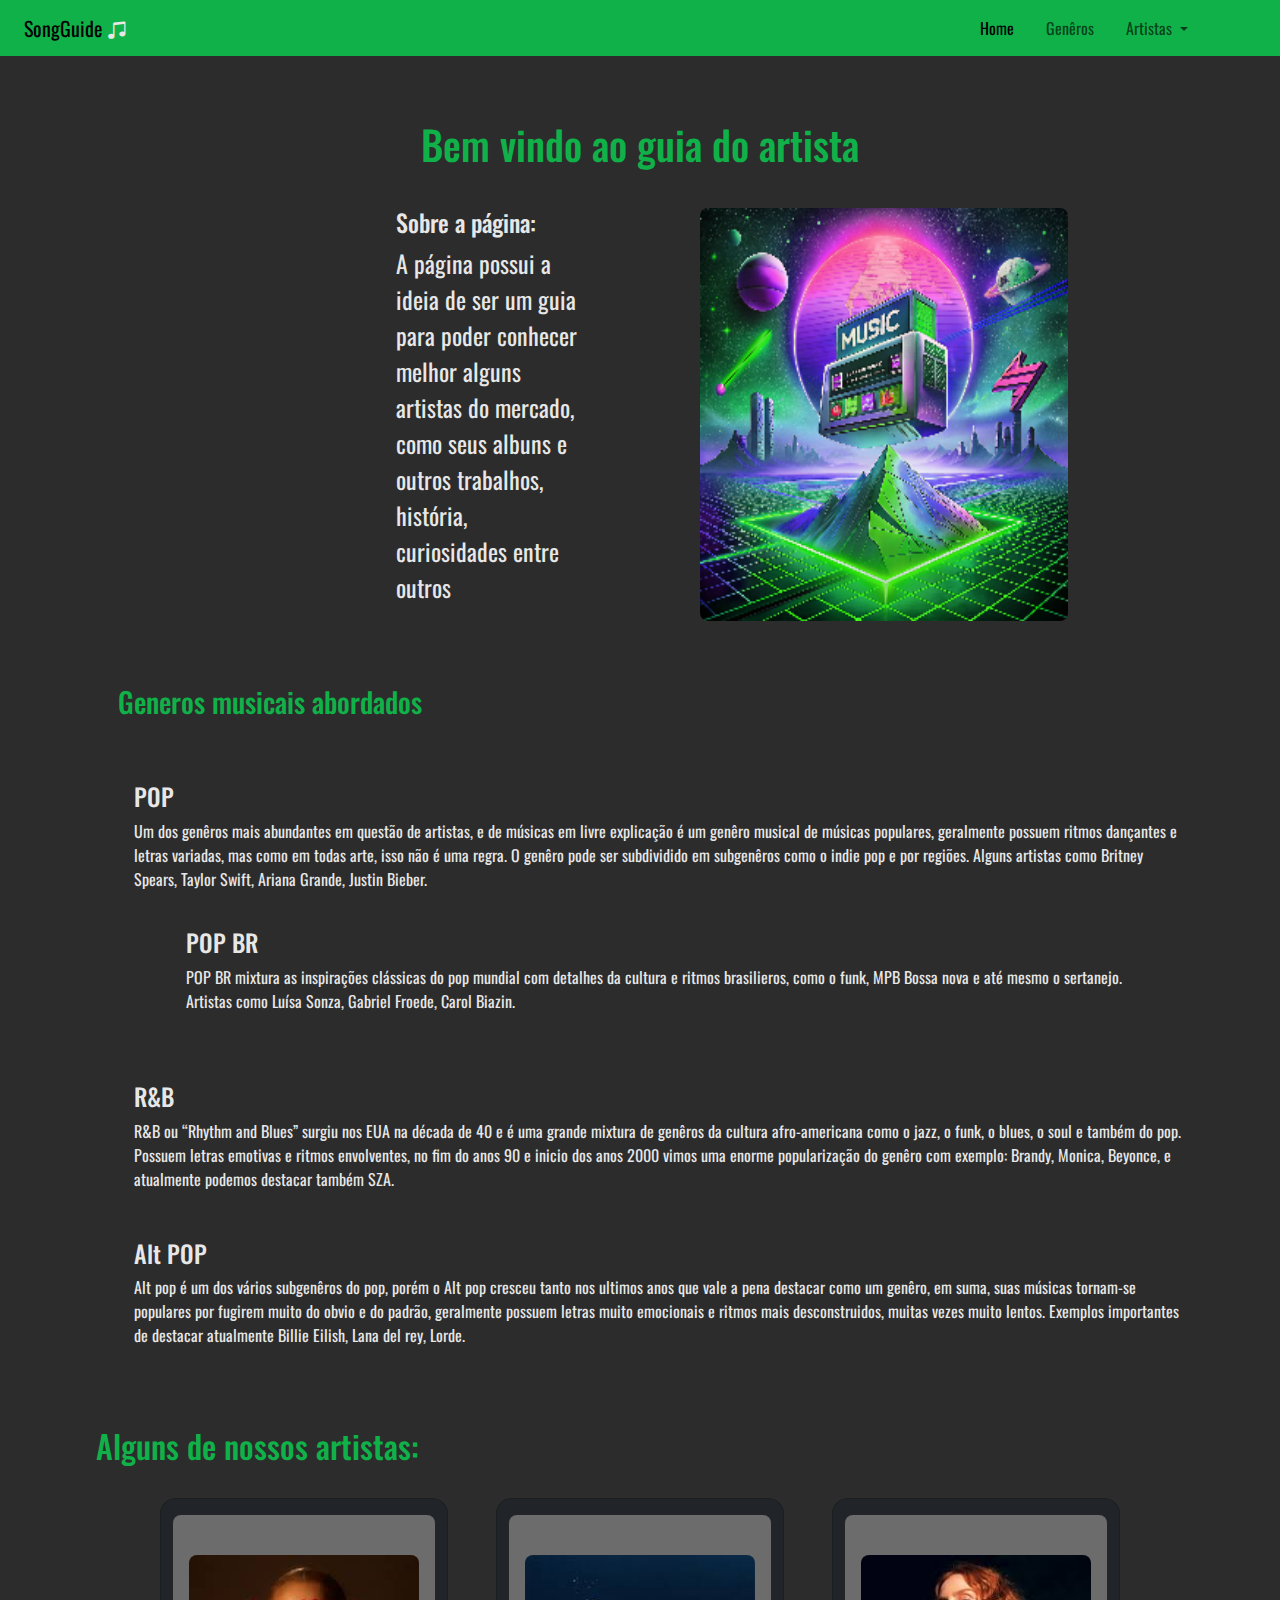
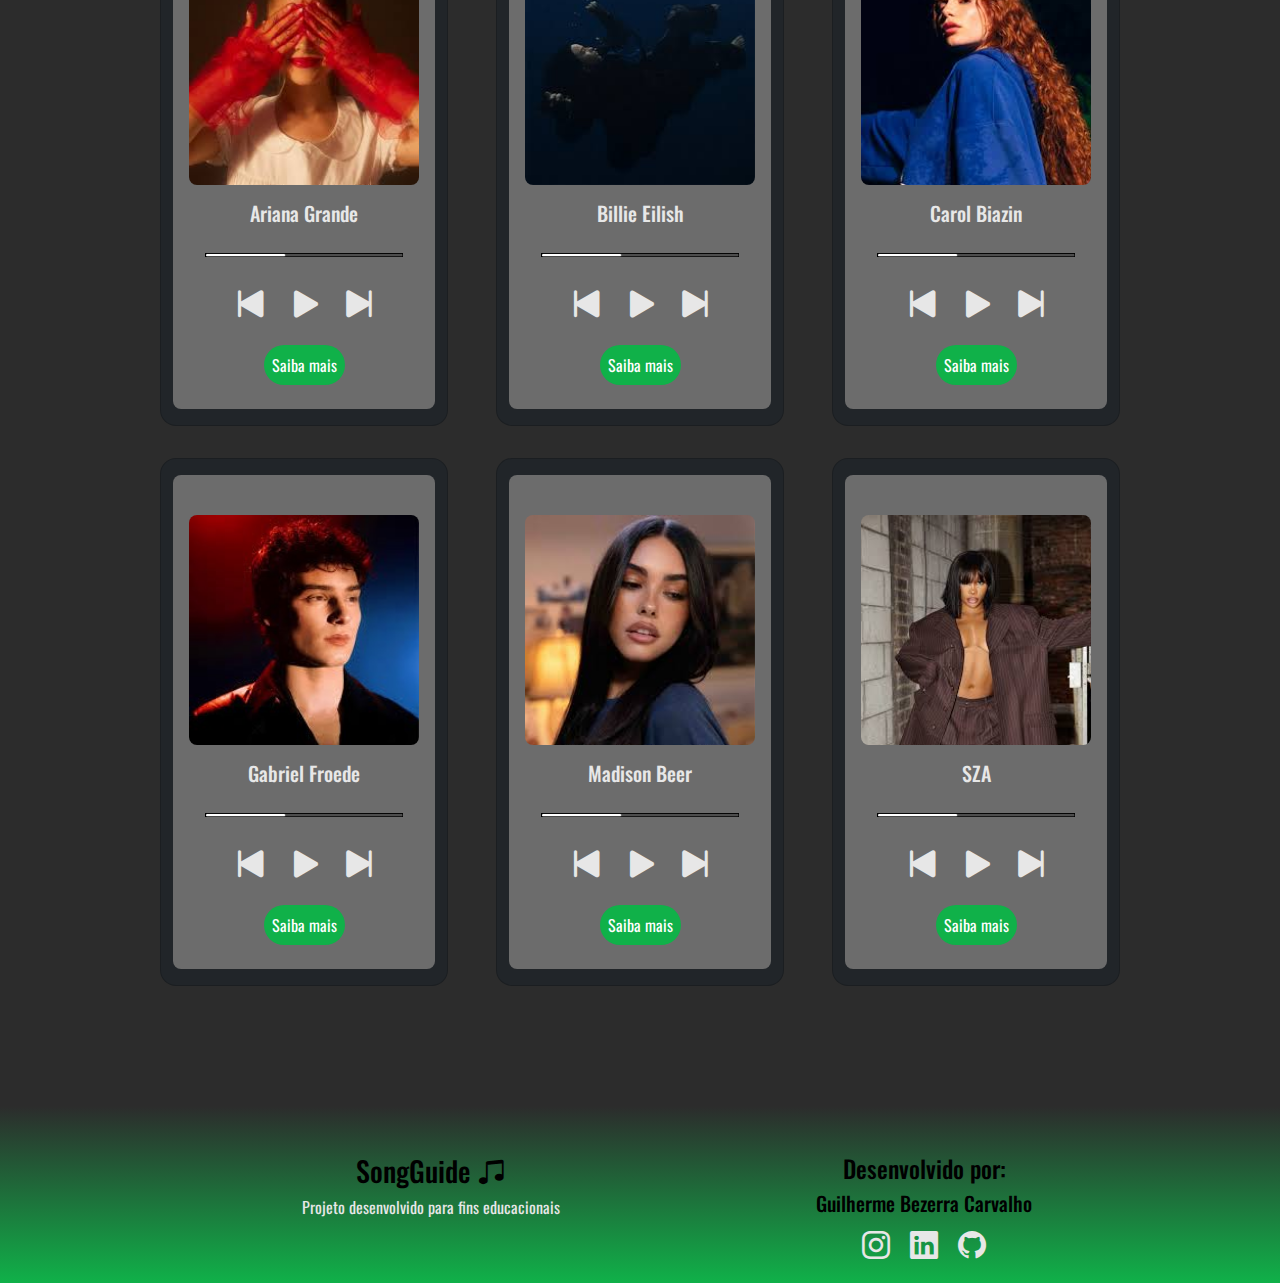
<file: index.html>
<!doctype html>
<html lang="en">

<head>
  <meta charset="utf-8">
  <meta name="viewport" content="width=device-width, initial-scale=1">
  <title>Guia do artista</title>
  <link rel="stylesheet" href="./css/style.css">
  <link rel="stylesheet" href="https://cdn.jsdelivr.net/npm/bootstrap-icons@1.11.3/font/bootstrap-icons.min.css">
  <link href="https://cdn.jsdelivr.net/npm/bootstrap@5.3.3/dist/css/bootstrap.min.css" rel="stylesheet"
    integrity="sha384-QWTKZyjpPEjISv5WaRU9OFeRpok6YctnYmDr5pNlyT2bRjXh0JMhjY6hW+ALEwIH" crossorigin="anonymous">
    <style>
      @import url('https://fonts.googleapis.com/css2?family=Oswald&display=swap');
      </style>
  </head>

<body class="bg-blackMain">
  <nav class="navbar navbar-expand-lg bg-body-tertiary p-0 m-0 w-100">
    <div class="container-fluid bg-greenS py-2 ps-4 ">

      <a class="navbar-brand" href="./index.html">SongGuide <i class="bi bi-music-note-beamed"></i></a>

      <button class="navbar-toggler" type="button" data-bs-toggle="collapse" data-bs-target="#navbarNavDropdown"
        aria-controls="navbarNavDropdown" aria-expanded="false" aria-label="Toggle navigation">
        <span class="navbar-toggler-icon"></span>
      </button>



      <div class="collapse navbar-collapse" id="navbarNavDropdown">
        <ul class="navbar-nav ms-auto me-5 gap-3 pe-4">
          <li class="nav-item">
            <a class="nav-link active" aria-current="page" href="./index.html">Home</a>
          </li>
          <li class="nav-item">
            <a class="nav-link" href="./index.html#generos">Genêros</a>
          </li>
          <li class="nav-item dropdown">
            <a class="nav-link dropdown-toggle" href="#" role="button" data-bs-toggle="dropdown" aria-expanded="false">
              Artistas
            </a>
            <ul class="dropdown-menu">
              <li><a class="dropdown-item" href="./index.html#artistas">Artistas</a></li>
              <li><a class="dropdown-item" href="./pages/AGrande.html">Ariana Grande</a></li>
              <li><a class="dropdown-item" href="./pages/BEilish.html">Billie Eilish </a></li>
              <li><a class="dropdown-item" href="./pages/CBiazin.html">Carol Biazin </a></li>
              <li><a class="dropdown-item" href="./pages/gFroede.html">Gabriel Froede </a></li>
              <li><a class="dropdown-item" href="./pages/MBeer.html">Madison Beer </a></li>
              <li><a class="dropdown-item" href="./pages/sza.html">SZA </a></li>
            </ul>
          </li>
        </ul>
      </div>
    </div>
  </nav>

  <main class="container-fluid p-5">
    <article id="artistas" class="my-3">
      <h1 class="text-center text-greenS">Bem vindo ao guia do artista</h1>
      <div class="my-4 d-flex flex-row p-3 gap-5 row justify-content-center">
        <div class="col-md-4 text justify-content-end me-5 textoIntro">
          <div class=" col-md-6 fs-4 ms-auto">
            <h4>Sobre a página:</h4>
            <p class="text text-break">
              A página possui a ideia de ser um guia para poder conhecer melhor alguns artistas do mercado, como seus
              albuns e outros trabalhos, história, curiosidades entre outros</p>
          </div>
        </div>
        <div class=" col-md-4 d-flex imagemC"><img src="./images/song-guide.png" class="img-fluid rounded-3" alt=""></div>
      </div>
    </article>

    <section class=" container-sm my-5 ps-5" id="generos">
      <h3 class="text-greenS">Generos musicais abordados</h3>


      <div class="mt-5 p-3" id="pop">
        <h4>POP</h4>
        <p>Um dos genêros mais abundantes em questão de artistas, e de músicas em livre explicação é um genêro musical
          de músicas populares, geralmente possuem ritmos dançantes e letras variadas, mas como em todas arte, isso não
          é uma regra. O genêro pode ser subdividido em subgenêros como o indie pop e por regiões. Alguns artistas como
          Britney Spears, Taylor Swift, Ariana Grande, Justin Bieber.</p>
        <div class="subPop">
          <h4>POP BR</h4>
          <p>POP BR mixtura as inspirações clássicas do pop mundial com detalhes da cultura e ritmos brasilieros, como o
            funk, MPB Bossa nova e até mesmo o sertanejo. Artistas como Luísa Sonza, Gabriel Froede, Carol Biazin.</p>
        </div>
      </div>
      <div class="p-3" id="r&b">
        <h4>R&B</h4>
        <p>R&B ou “Rhythm and Blues” surgiu nos EUA na década de 40 e é uma grande mixtura de genêros da cultura
          afro-americana como o jazz, o funk, o blues, o soul e também do pop. Possuem letras emotivas e ritmos
          envolventes, no fim do anos 90 e inicio dos anos 2000 vimos uma enorme popularização do genêro com exemplo:
          Brandy, Monica, Beyonce, e atualmente podemos destacar também SZA. </p>
      </div>
      <div class="p-3" id="altpop">
        <h4>Alt POP</h4>
        <p>Alt pop é um dos vários subgenêros do pop, porém o Alt pop cresceu tanto nos ultimos anos que vale a pena
          destacar como um genêro, em suma, suas músicas tornam-se populares por fugirem muito do obvio e do padrão,
          geralmente possuem letras muito emocionais e ritmos mais desconstruidos, muitas vezes muito lentos. Exemplos
          importantes de destacar atualmente Billie Eilish, Lana del rey, Lorde.</p>
      </div>
    </section>


    <section class="my-5 ">
      <h2 class="text-greenS ms-5">Alguns de nossos artistas: </h2>

      <div class="row gap-5 d-flex justify-content-center pt-4 mt-2 text-center">

        <div class="card text-bg-dark rounded-4 col-lg-4 py-3" style="width: 18rem;">
          <div class="bgCard rounded-3 p-3">
            <img src="./images/Ariana/ArianaGrandeProfile.jfif" class="card-img-top mt-4 rounded-3" alt="...">
            <div class="card-body ">
              <h5 class="card-title">Ariana Grande</h5>
              <div class="d-flex flex-column justify-content-center my-3">
                <div>
                  <img src="./images/barramusica.png" class="img-fluid" alt="">
                </div>
                <div>
                  <i class="bi bi-skip-start-fill iconeS me-1"></i>
                  <i class="bi bi-play-fill iconeS text-center"></i>
                  <i class="bi bi-skip-end-fill iconeS"></i>
                </div>
              </div>
              <a href="./pages/AGrande.html" class="btnGreen p-2 rounded-5">Saiba mais</a>
            </div>
          </div>
        </div>

        <div class="card text-bg-dark rounded-4 col-lg-4 py-3" style="width: 18rem;">
          <div class="bgCard rounded-3 p-3">

            <img src="./images/Billie/BillieEilishProfile.jfif" class="card-img-top mt-4 rounded-3" alt="...">
            <div class="card-body">
              <h5 class="card-title">Billie Eilish</h5>
              <div class="d-flex flex-column justify-content-center my-3">
                <div>
                  <img src="./images/barramusica.png" class="img-fluid" alt="">
                </div>
                <div>
                  <i class="bi bi-skip-start-fill iconeS me-1"></i>
                  <i class="bi bi-play-fill iconeS text-center"></i>
                  <i class="bi bi-skip-end-fill iconeS "></i>
                </div>
              </div>
              <a href="./pages/BEilish.html" class="btnGreen p-2 rounded-5">Saiba mais</a>
            </div>
          </div>
        </div>

        <div class="card text-bg-dark rounded-4 col-lg-4 py-3" style="width: 18rem;">
          <div class="bgCard rounded-3 p-3">
            <img src="./images/CBia/CarolBiazinProfile.jfif" class="card-img-top mt-4 rounded-3" alt="...">
            <div class="card-body">
              <h5 class="card-title">Carol Biazin</h5>
              <div class="d-flex flex-column justify-content-center my-3">
                <div>
                  <img src="./images/barramusica.png" class="img-fluid" alt="">
                </div>
                <div>
                  <i class="bi bi-skip-start-fill iconeS me-1"></i>
                  <i class="bi bi-play-fill iconeS text-center"></i>
                  <i class="bi bi-skip-end-fill iconeS "></i>
                </div>
              </div>
              <a href="./pages/CBiazin.html" class="btnGreen p-2 rounded-5">Saiba mais</a>
            </div>
          </div>
        </div>

      </div>

      <div class="row gap-5 d-flex justify-content-center py-4 mt-2 text-center">

        <div class="card text-bg-dark rounded-4 col-lg-4 py-3" style="width: 18rem;">
          <div class="bgCard rounded-3 p-3">
            <img src="./images/GFroede/GFroedePerfil.jpg" class="card-img-top mt-4 rounded-3" alt="...">
            <div class="card-body">
              <h5 class="card-title">Gabriel Froede</h5>
              <div class="d-flex flex-column justify-content-center my-3">
                <div>
                  <img src="./images/barramusica.png" class="img-fluid" alt="">
                </div>
                <div>
                  <i class="bi bi-skip-start-fill iconeS me-1"></i>
                  <i class="bi bi-play-fill iconeS text-center"></i>
                  <i class="bi bi-skip-end-fill iconeS "></i>
                </div>
              </div>
              <a href="./pages/gFroede.html" class="btnGreen p-2 rounded-5">Saiba mais</a>
            </div>
          </div>
        </div>

        <div class="card text-bg-dark rounded-4 col-lg-4 py-3" style="width: 18rem;">
          <div class="bgCard rounded-3 p-3">

            <img src="./images/Madison/MadissonBeerProfile.jfif" class="card-img-top mt-4 rounded-3" alt="...">
            <div class="card-body">
              <h5 class="card-title">Madison Beer</h5>
              <div class="d-flex flex-column justify-content-center my-3">
                <div>
                  <img src="./images/barramusica.png" class="img-fluid" alt="">
                </div>
                <div>
                  <i class="bi bi-skip-start-fill iconeS me-1"></i>
                  <i class="bi bi-play-fill iconeS text-center"></i>
                  <i class="bi bi-skip-end-fill iconeS "></i>
                </div>
              </div>
              <a href="./pages/MBeer.html" class="btnGreen p-2 rounded-5">Saiba mais</a>
            </div>
          </div>
        </div>

        <div class="card text-bg-dark rounded-4 col-lg-4 py-3" style="width: 18rem;">
          <div class="bgCard rounded-3 p-3">

            <img src="./images/SZA/SZAProfile.jfif" class="card-img-top mt-4 rounded-3" alt="...">
            <div class="card-body">
              <h5 class="card-title">SZA</h5>
              <div>

              </div>
              <div class="d-flex flex-column justify-content-center my-3">
                <div>
                  <img src="./images/barramusica.png" class="img-fluid" alt="">
                </div>
                <div>
                  <i class="bi bi-skip-start-fill iconeS me-1"></i>
                  <i class="bi bi-play-fill iconeS text-center"></i>
                  <i class="bi bi-skip-end-fill iconeS "></i>
                </div>
              </div>
              <a href="./pages/sza.html" class="btnGreen p-2 rounded-5">Saiba mais</a>
            </div>
          </div>
        </div>

      </div>
    </section>

  </main>
  <footer class="heightFoot mx-0">
    <div class="row px-5 d-flex justify-content-center align-content-center w-100">
      <div class="col-lg-6 col-sm-12 my-5 text-center">
        <h3 class="text-black ">SongGuide <i class="bi bi-music-note-beamed text-black"></i></h1>
          <P>Projeto desenvolvido para fins educacionais</P>
      </div>
      <div class="col-lg-4 col-sm-12 mt-5 text-black text-center">
        <h4>Desenvolvido por:</h3>
          <h5>Guilherme Bezerra Carvalho
        </h4>
        <div class="text-center">
          <a href="https://www.instagram.com/guiih.bezerra/" class="mx-2" target="_blank"><i
              class="bi bi-instagram icone"></i></a>
          <a href="https://www.linkedin.com/in/guilherme-bezerra-carvalho" class="mx-2" target="_blank"><i
              class="bi bi-linkedin icone"></i></a>
          <a href="https://github.com/Guilherme26BC" class="mx-2" target="_blank"><i class="bi bi-github icone"></i></a>
        </div>
      </div>
    </div>
  </footer>

  <script src="https://cdn.jsdelivr.net/npm/bootstrap@5.3.3/dist/js/bootstrap.bundle.min.js"
    integrity="sha384-YvpcrYf0tY3lHB60NNkmXc5s9fDVZLESaAA55NDzOxhy9GkcIdslK1eN7N6jIeHz"
    crossorigin="anonymous"></script>
</body>

</html>
<!DOCTYPE html>
<html lang="pt-br">
</file>
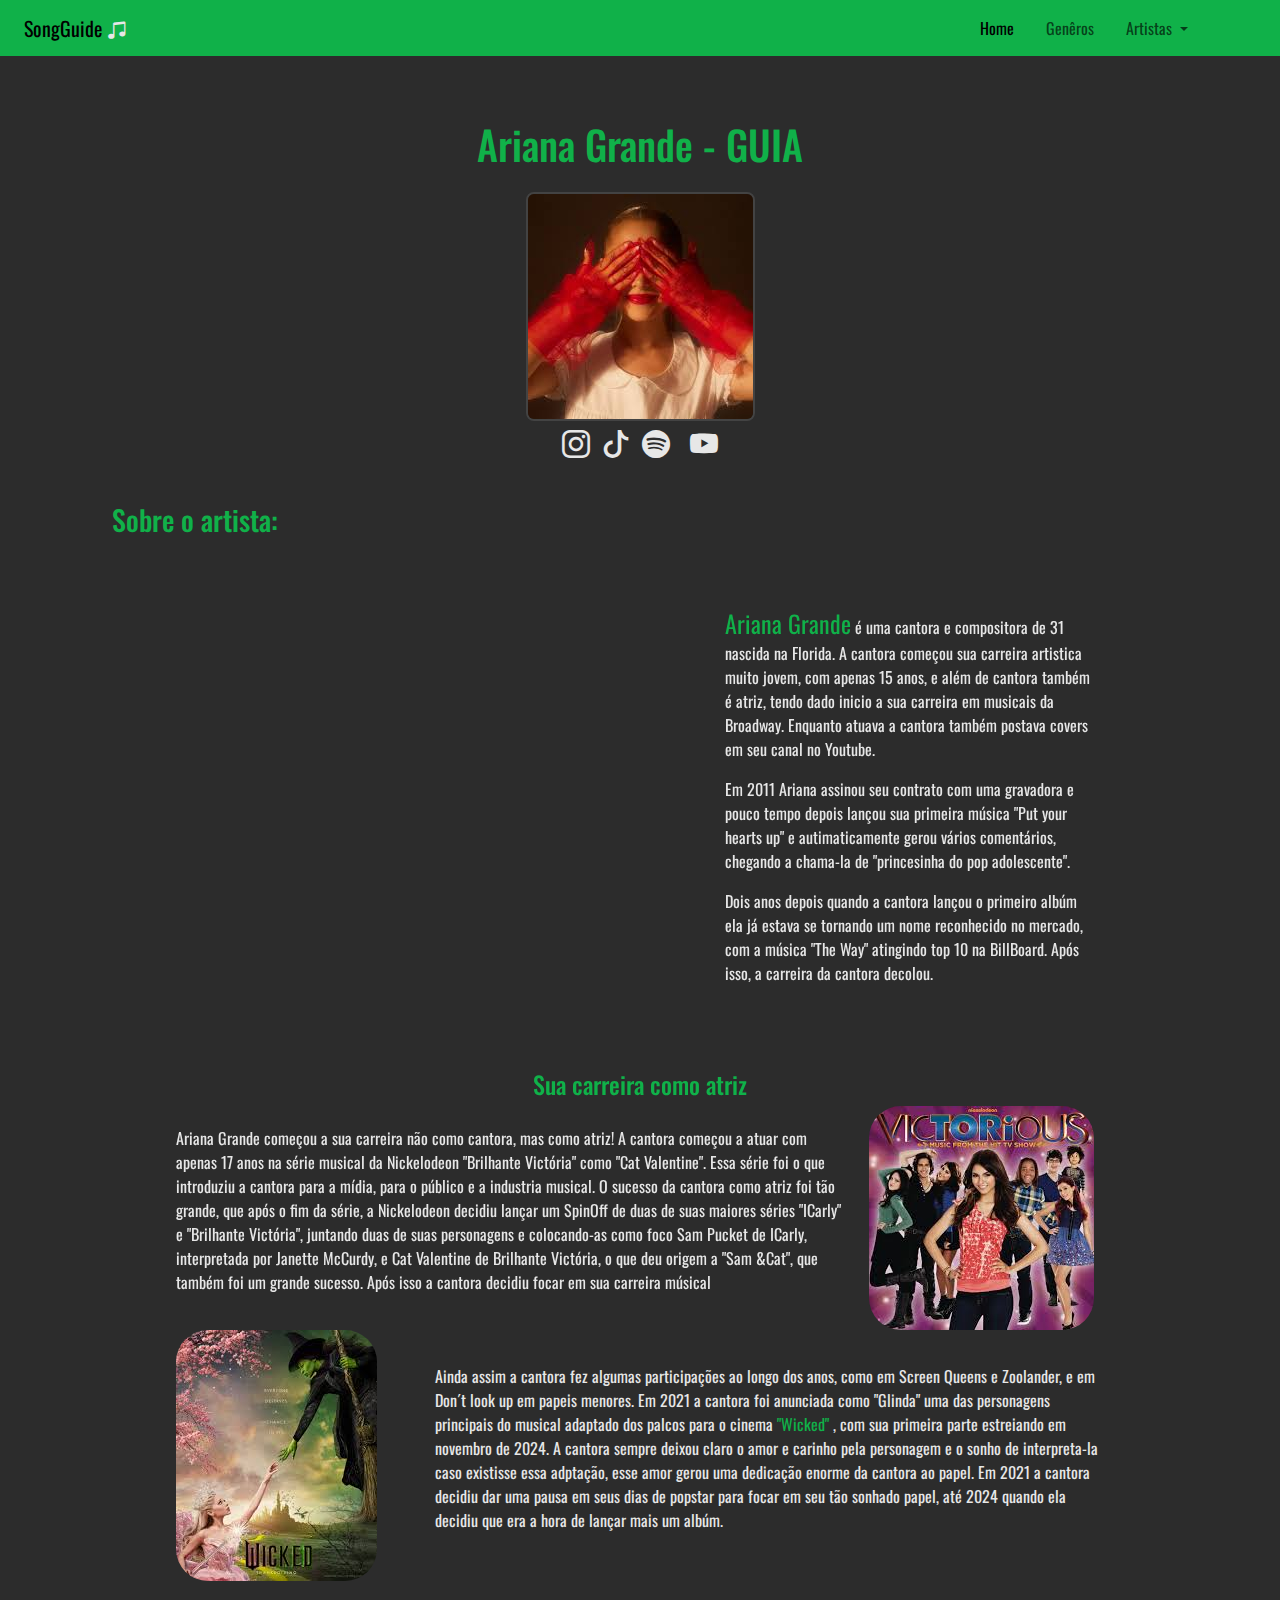
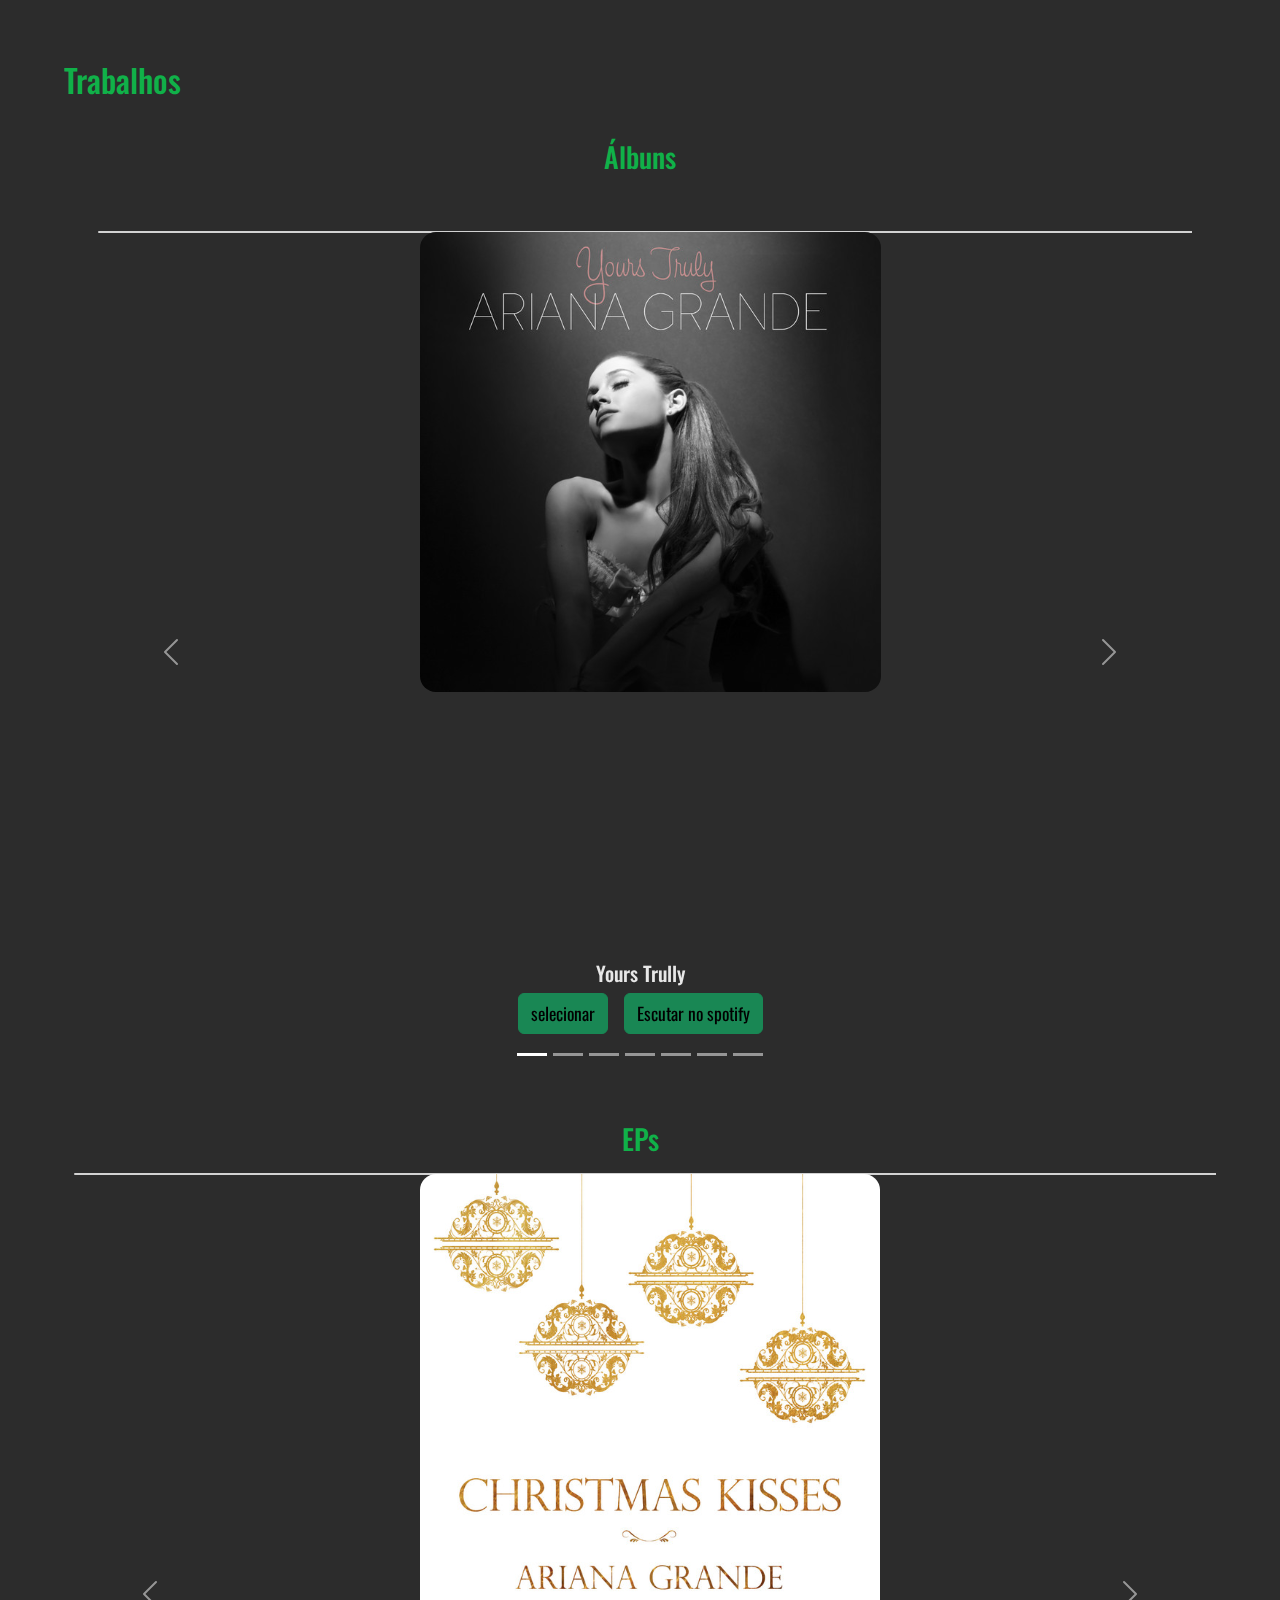
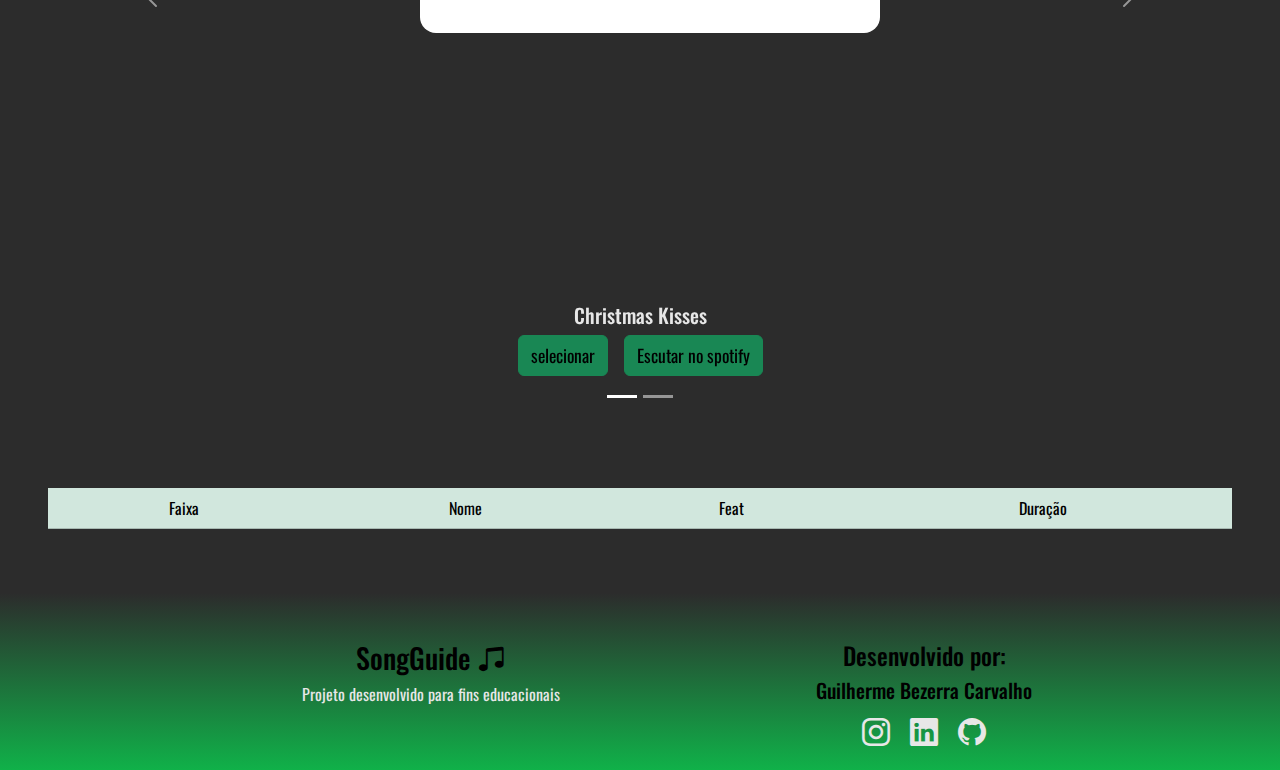
<file: pages/AGrande.html>
<!doctype html>
<html lang="en">

<head>
  <meta charset="utf-8">
  <meta name="viewport" content="width=device-width, initial-scale=1">
  <link rel="stylesheet" href="../css/style.css">
  <link rel="stylesheet" href="https://cdn.jsdelivr.net/npm/bootstrap-icons@1.11.3/font/bootstrap-icons.min.css">
  <title> SongGuide</title>
  <link href="https://cdn.jsdelivr.net/npm/bootstrap@5.3.3/dist/css/bootstrap.min.css" rel="stylesheet"
    integrity="sha384-QWTKZyjpPEjISv5WaRU9OFeRpok6YctnYmDr5pNlyT2bRjXh0JMhjY6hW+ALEwIH" crossorigin="anonymous">
    <style>
      @import url('https://fonts.googleapis.com/css2?family=Oswald&display=swap');
      </style>
</head>

<body class="bg-blackMain">
  <nav class="navbar navbar-expand-lg bg-body-tertiary p-0 m-0 w-100">
    <div class="container-fluid bg-greenS py-2 ps-4 ">

      <a class="navbar-brand" href="../index.html">SongGuide <i class="bi bi-music-note-beamed"></i></a>

      <button class="navbar-toggler" type="button" data-bs-toggle="collapse" data-bs-target="#navbarNavDropdown"
        aria-controls="navbarNavDropdown" aria-expanded="false" aria-label="Toggle navigation">
        <span class="navbar-toggler-icon"></span>
      </button>



      <div class="collapse navbar-collapse" id="navbarNavDropdown">
        <ul class="navbar-nav ms-auto me-5 gap-3 pe-4">
          <li class="nav-item">
            <a class="nav-link active" aria-current="page" href="../index.html">Home</a>
          </li>
          <li class="nav-item">
            <a class="nav-link" href="../index.html#generos">Genêros</a>
          </li>
          <li class="nav-item dropdown">
            <a class="nav-link dropdown-toggle" href="#" role="button" data-bs-toggle="dropdown" aria-expanded="false">
              Artistas
            </a>
            <ul class="dropdown-menu">
              <li><a class="dropdown-item" href="../index.html#artistas">Artistas</a></li>
              <li><a class="dropdown-item" href="../pages/AGrande.html">Ariana Grande</a></li>
              <li><a class="dropdown-item" href="../pages/BEilish.html">Billie Eilish </a></li>
              <li><a class="dropdown-item" href="../pages/CBiazin.html">Carol Biazin </a></li>
              <li><a class="dropdown-item" href="../pages/gFroede.html">Gabriel Froede </a></li>
              <li><a class="dropdown-item" href="../pages/MBeer.html">Madison Beer </a></li>
              <li><a class="dropdown-item" href="../pages/sza.html">SZA </a></li>
            </ul>
          </li>
        </ul>
      </div>
    </div>
  </nav>
  <main class="container-fluid p-5">
    <article class=" my-3">
      <h1 class="text-greenS text-center">Ariana Grande - GUIA</h1>
      <picture class="d-flex justify-content-center mt-4">
        <img src="../images/Ariana/ArianaGrandeProfile.jfif" class="img-fluid rounded-3 borderShadow">
      </picture>
      <div class="text-center mb-4">
        <a href="https://www.instagram.com/ArianaGrande/" class="mx-2" target="_blank"><i
            class="bi bi-instagram icone"></i></a>
        <a href="https://www.tiktok.com/@ArianaGrande" target="_blank"><i class="bi bi-tiktok icone"></i></a>
        <a href="https://open.spotify.com/intl-pt/artist/66CXWjxzNUsdJxJ2JdwvnR?si=5DCN3XN6T6icAHCP7ba_1g" class="mx-2"
          target="_blank"><i class="bi bi-spotify icone"></i></i></a>
        <a href="https://www.youtube.com/@ArianaGrande" class="mx-2" target="_blank"><i
            class="bi bi-youtube icone"></i></a>
      </div>

      <section class="mb-4 p-3">
        <h3 class="mx-5 text-greenS">Sobre o artista:</h3>
        <div class="row d-flex align-items-center justify-content-center my-4 gap-5">
          <div class="col-lg-5 col-sm-12">
            <iframe style="border-radius:12px"
              src="https://open.spotify.com/embed/artist/66CXWjxzNUsdJxJ2JdwvnR?utm_source=generator" width="100%"
              height="480" frameBorder="0" allowfullscreen=""
              allow="autoplay; clipboard-write; encrypted-media; fullscreen; picture-in-picture"
              loading="lazy"></iframe>
          </div>
          <div class="col-lg-4 col-sm-12">
            <p> <span class=" destaqueP text-greenS">Ariana Grande</span> é uma cantora e compositora de 31 nascida na
              Florida. A cantora começou sua carreira artistica muito jovem, com apenas 15 anos, e além de cantora
              também é atriz, tendo dado inicio a sua carreira em musicais da Broadway. Enquanto atuava a cantora também
              postava covers em seu canal no Youtube.
            </p>
            <p>Em 2011 Ariana assinou seu contrato com uma gravadora e pouco tempo depois lançou sua primeira música
              "Put your hearts up" e autimaticamente gerou vários comentários, chegando a chama-la de "princesinha do
              pop adolescente".</p>
            <p>
              Dois anos depois quando a cantora lançou o primeiro albúm ela já estava se tornando um nome reconhecido no
              mercado, com a música "The Way" atingindo top 10 na BillBoard. Após isso, a carreira da cantora decolou.
            </p>
          </div>
        </div>
        
        <article class="container-fluid ">
          <h4 class="text-center text-greenS">Sua carreira como atriz</h4>
          <div class="row d-flex justify-content-center align-items-center  divAtriz">
            <div class=" col-lg-8 col-sm-12 ">
              <p>Ariana Grande começou a sua carreira não como cantora, mas como atriz! A cantora começou a atuar com
                apenas 17 anos na série musical da Nickelodeon "Brilhante Victória" como "Cat Valentine". Essa série foi
                o que introduziu a cantora para a mídia, para o público e a industria musical. O sucesso da cantora como
                atriz foi tão grande, que após o fim da série, a Nickelodeon decidiu lançar um SpinOff de duas de suas
                maiores séries "ICarly" e "Brilhante Victória", juntando duas de suas personagens e colocando-as como
                foco Sam Pucket de ICarly, interpretada por Janette McCurdy, e Cat Valentine de Brilhante Victória, o
                que deu origem a "Sam &Cat", que também foi um grande sucesso. Após isso a cantora decidiu focar em sua
                carreira músical</p>
            </div>
            <picture class="col-lg-3 col-sm-12 imagemA">
              <img src="../images/Ariana/VICTORIOUS.jfif" class="rounded-5" alt="">
            </picture>
          </div>
          <div class="row d-flex justify-content-center align-items-center divAtriz">
            <picture class="col-lg-3 col-sm-12 imagemA">
              <img src="../images/Ariana/Wicked.jfif" class="rounded-5" alt="">
            </picture>
            <div class="col-lg-8 col-sm-12">
              <p>Ainda assim a cantora fez algumas participações ao longo dos anos, como em Screen Queens e Zoolander, e
                em Don´t look up em papeis menores. Em 2021 a cantora foi anunciada como "Glinda" uma das personagens
                principais do musical adaptado dos palcos para o cinema <span class="text-greenS"> "Wicked" </span>, com
                sua primeira parte estreiando em novembro de 2024. A cantora sempre deixou claro o amor e carinho pela
                personagem e o sonho de interpreta-la caso existisse essa adptação, esse amor gerou uma dedicação enorme
                da cantora ao papel. Em 2021 a cantora decidiu dar uma pausa em seus dias de popstar para focar em seu
                tão sonhado papel, até 2024 quando ela decidiu que era a hora de lançar mais um albúm. </p>
            </div>
          </div>
        </article>
      </section>
    </article>
    <article class="container-fluid my-5 p-3">
      <h2 class=" text-greenS">Trabalhos</h2>
      <section class="my-3 p-4">
        <h3 class="text-greenS mb-5 text-center">Álbuns</h3>
        <!-- CARDS    -->
        <div id="carouselAlbum" class="carousel slide">
          <div class="carousel-indicators">
            <button type="button" data-bs-target="#carouselAlbum" data-bs-slide-to="0" class="active"
              aria-current="true" aria-label="Album 1"></button>
            <button type="button" data-bs-target="#carouselAlbum" data-bs-slide-to="1" aria-label="album 2"></button>
            <button type="button" data-bs-target="#carouselAlbum" data-bs-slide-to="2" aria-label="Album 3"></button>
            <button type="button" data-bs-target="#carouselAlbum" data-bs-slide-to="3" aria-label="Album 4"></button>
            <button type="button" data-bs-target="#carouselAlbum" data-bs-slide-to="4" aria-label="Album 5"></button>
            <button type="button" data-bs-target="#carouselAlbum" data-bs-slide-to="5" aria-label="Album 6"></button>
            <button type="button" data-bs-target="#carouselAlbum" data-bs-slide-to="6" aria-label="Album 7"></button>
          </div>
          <div class="carousel-inner">
            <div class="carousel-item active kard">
              <div class="card-container " onclick="this.classList.toggle('flipped');">
                <div class="card">
                  <div class="card-face front">
                    <picture class="d-flex justify-content-center">
                      <img src="../images/Ariana/Albuns/YoursTrully.png" alt="Imagem do personagem"
                        class="img-fluid rounded-4" style="mix-blend-mode: screen;">
                      </figure>
                  </div>
                  <div class="card-face back d-flex flex-column align-items-center">
                    <h5 class="text-center my-2">Yours Truly</h5>
                    <article class="containerBack my-3">
                      <p>Lançado em agosto de 2013</p>
                      <p>O álbum de estreia da cantora foi responsável por lançar a cantora no mercado músical de forma
                        oficial.</p>
                      <p>Esse trabalho da cantora traz uma sonoridade que se diria de "princesa", e com assuntos girando
                        em torno do amor e se apaixonar sendo uma jovem adulta. Trazendo feats como Mac Miller, Big
                        Sean, etc.</p>
                      <p>Em comemoração de 10 anos Ariana Grande lançou uma versão de aniversário contendo versões ao
                        vivo das mais famosas como "the way", "Baby I", "tatood heart"</p>
                    </article>
                  </div>
                </div>
              </div>
              <div class="text-center mb-5 mt-2">
                <h5>Yours Trully</h5>
                <div class="d-flex gap-3 justify-content-center">
                  <button class="btn btn-success" id="btnAlbum1" type="submit" value="1"><a class="linkA text-black"
                      href="#resumo">selecionar</a></button>
                  <button class="btn btn-success" id="" type="" value="1"><a
                      href="https://open.spotify.com/intl-pt/album/6WQzwx2a6Wq6rDoEU3TaNE?si=efCRBjIsRdOJy-0p1y2__g"
                      target="_blank" class="linkA text-black">Escutar no spotify</a></button>
                </div>
              </div>
            </div>

            <div class="carousel-item">
              <div class="card-container " onclick="this.classList.toggle('flipped');">
                <div class="card">
                  <div class="card-face front">
                    <picture class="d-flex justify-content-center">
                      <img src="../images/Ariana/Albuns/MyEverything.png" alt="Imagem do personagem"
                        class="img-fluid rounded-4" style="mix-blend-mode: screen;">
                      </figure>
                  </div>
                  <div class="card-face back d-flex flex-column align-items-center">
                    <h5 class="text-center my-2">My Everything</h5>
                    <article class="containerBack my-3">
                      <p>Lançado em agosto de 2024</p>
                      <p>O segundo álbum de estudio da cantora já começa a mostrar uma evolução sonora e maior
                        maturidade nas letras e esse álbum de fato a consagrou como uma das "princesas do pop".</p>
                      <p>O álbum trouxe feats que se tornaram grandes hits em sua carreira como: "Problem" com a Iggy
                        Azalea, "Bang Bang" com Nick Minaj e Jessie J, "Love Me Harder" com o The Weeknd e "Break Free"
                        com o Zeed, todas com mais de 900 milhões de reproduções no spotify.</p>
                      <p>Em 2024 em comemoração aos 10 anos do álbum, Ariana lançou uma versão contendo duas músicas
                        excluidas das versões originais de 2014.</p>
                    </article>
                  </div>
                </div>
              </div>
              <div class="text-center mb-5 mt-2">
                <h5>My Everything</h5>
                <div class="d-flex gap-3 justify-content-center">
                  <button class="btn btn-success" id="btnAlbum2" type="submit" value="1"><a class="linkA text-black"
                      href="#resumo">selecionar</a></button>
                  <button class="btn btn-success" id="" type="" value="1"><a
                      href="https://open.spotify.com/intl-pt/album/6EVYTRG1drKdO8OnIQBeEj?si=RtzOPPdyQai80xT7OofEAg"
                      target="_blank" class="linkA text-black">Escutar no spotify</a></button>
                </div>
              </div>
            </div>

            <div class="carousel-item">
              <div class="card-container " onclick="this.classList.toggle('flipped');">
                <div class="card">
                  <div class="card-face front">
                    <picture class="d-flex justify-content-center">
                      <img src="../images/Ariana/Albuns/DangerousWoman.png" alt="Imagem do personagem"
                        class="img-fluid rounded-4" style="mix-blend-mode: screen;">
                      </figure>
                  </div>
                  <div class="card-face back d-flex flex-column align-items-center">
                    <h5 class="text-center my-2">Dangerous Woman</h5>
                    <article class="containerBack my-3">
                      <p>Lançado em maio de 2016</p>
                      <p>O terceiro álbum veio para quebrar de vez a imagem que a mídia tinha da Ariana ser apenas uma menininha, colocando-a como uma mulher adulta, explorando um lado muito mais sexy. O álbum gira em torno dos temas do amor, relacionamentos destrutivos e rebeldia, por isso do nome "Dangerous Woman"</p>
                      <p>Nesse álbum Ariana trouxe uma grande variedade de genêros, flutuando entre o pop e o R&B e também explorando o dance, reggae, trap e outros, em algumas músicas. Além disso, o álbum foi muito bem recebido pela crítica e pelo público, consagrando-a de fato como uma das maiores cantoras e vocalistas da geração.</p>
                    </article>
                  </div>
                </div>
              </div>
              <div class="text-center mb-5 mt-2">
                <h5>Dangerous Woman</h5>
                <div class="d-flex gap-3 justify-content-center">
                  <button class="btn btn-success" id="btnAlbum3" type="submit" value="1"><a class="linkA text-black"
                      href="#resumo">selecionar</a></button>
                  <button class="btn btn-success" id="" type="" value="1"><a
                      href="https://open.spotify.com/intl-pt/album/5X7x18kW3mVIvnuNeedM6b?si=yK0D49TAR7i4wbmTddZ4Ew"
                      target="_blank" class="linkA text-black">Escutar no spotify</a></button>
                </div>
              </div>
            </div>

            <div class="carousel-item">
              <div class="card-container " onclick="this.classList.toggle('flipped');">
                <div class="card">
                  <div class="card-face front">
                    <picture class="d-flex justify-content-center">
                      <img src="../images/Ariana/Albuns/Sweetner.png" alt="Imagem do personagem"
                        class="img-fluid rounded-4" style="mix-blend-mode: screen;">
                      </figure>
                  </div>
                  <div class="card-face back d-flex flex-column align-items-center">
                    <h5 class="text-center my-2">Sweetner</h5>
                    <article class="containerBack my-3">
                      <p>Lançado em Agosto de 2018</p>
                      <p>O quarto álbum da cantora possui o tema principal de transformar o que é ruim em algo bom, adocicando a situação, como um adoçante (Sweetner). O primeiro álbum da cantora após o atentando de Manchester em um de seus shows, trouxe músicas que falam sobre superação e cura, além de trazer músicas sobre amor, sensualidade e liberdade sexual feminina.</p>
                      <p>Sweetner foi um álbum em que a própria cantora participou de forma mais direta não só nas composições, mas também na produção, que futuramente viraria uma paixão para ela. O álbum foi justamente elogiado pelas críticas pelas letras, produção, vocais e coesão entre as músicas.</p>
                    </article>
                  </div>
                </div>
              </div>
              <div class="text-center mb-5 mt-2">
                <h5>Sweetner</h5>
                <div class="d-flex gap-3 justify-content-center">
                  <button class="btn btn-success" id="btnAlbum4" type="submit" value="1"><a class="linkA text-black"
                      href="#resumo">selecionar</a></button>
                  <button class="btn btn-success" id="" type="" value="1"><a
                      href="https://open.spotify.com/intl-pt/album/3tx8gQqWbGwqIGZHqDNrGe?si=IaMOzZHoT1uSvl4mbb4IXw"
                      target="_blank" class="linkA text-black">Escutar no spotify</a></button>
                </div>
              </div>
            </div>

            <div class="carousel-item">
              <div class="card-container " onclick="this.classList.toggle('flipped');">
                <div class="card">
                  <div class="card-face front">
                    <picture class="d-flex justify-content-center">
                      <img src="../images/Ariana/Albuns/ThankUNext.png" alt="Imagem do personagem"
                        class="img-fluid rounded-4" style="mix-blend-mode: screen;">
                      </figure>
                  </div>
                  <div class="card-face back d-flex flex-column align-items-center">
                    <h5 class="text-center my-2">Thank u, next</h5>
                    <article class="containerBack my-3">
                      <p>Lançado em Fevereiro de 2019</p>
                      <p>O Quinto álbum de Ariana é considerado por muitos como um dos melhores álbuns da carreira da cantora, suas temáticas de letras giram em torno da auto-capacitação, aceitação, relacionamentos atuais e passados, sua relação com a mídia e seu empoderamento.</p>
                      <p>O álbum aborda assim como o passado gira em torno do pop, r&b e do trap, abordando com um foco mairo no trap, hip-hop e grande influência de genêros urbanos em suas composições. Esse foi o primeiro álbum que a cantora participou do processo criativo de produção e composição de todas as faixas. O álbum quebrou vários recordes e foi fortemente aclamado pela crítica.</p>
                    </article>

                  </div>
                </div>
              </div>
              <div class="text-center mb-5 mt-2">
                <h5>Thank u, next</h5>
                <div class="d-flex gap-3 justify-content-center">
                  <button class="btn btn-success" id="btnAlbum5" type="submit" value="1"><a class="linkA text-black"
                      href="#resumo">selecionar</a></button>
                  <button class="btn btn-success" id="" type="" value="1"><a
                      href="https://open.spotify.com/intl-pt/album/2fYhqwDWXjbpjaIJPEfKFw?si=VX9ffG9NSzGR-dxZUvmmLw"
                      target="_blank" class="linkA text-black">Escutar no spotify</a></button>
                </div>
              </div>
            </div>

            <div class="carousel-item">
              <div class="card-container " onclick="this.classList.toggle('flipped');">
                <div class="card">
                  <div class="card-face front">
                    <picture class="d-flex justify-content-center">
                      <img src="../images/Ariana/Albuns/Positions.png" alt="Imagem do personagem"
                        class="img-fluid rounded-4" style="mix-blend-mode: screen;">
                      </figure>
                  </div>
                  <div class="card-face back d-flex flex-column align-items-center">
                    <h5 class="text-center my-2">Positions (Deluxe)</h5>
                    <article class="containerBack my-3">
                       <p>Lançado em outubro de 2021</p>
                       <p>O sexto álbum da cantora lançado no meio da pandemia, trouxe uma outra estética, quase que oposta ao seu último trabalho. O álbum explora temas como intimidade sexual, intimidade, atração e devoção romãntica, com muitas músicas para o seu marido, na época.</p>
                       <p>O álbum trouxe novamente os genêros do pop, r&b e trap, porém dessa vez focando muito mais no lado r&b. Ao contrário dos outros, esse álbum foi levemente críticado em relação à algumas letras e estilo de produção, porém os vocais e performances foram altamente elogiados.</p>
                    </article>
                  </div>
                </div>
              </div>
              <div class="text-center mb-5 mt-2">
                <h5>Positions (Deluxe)</h5>
                <div class="d-flex gap-3 justify-content-center">
                  <button class="btn btn-success" id="btnAlbum6" type="submit" value="1"><a class="linkA text-black"
                      href="#resumo">selecionar</a></button>
                  <button class="btn btn-success" id="" type="" value="1"><a
                      href="https://open.spotify.com/intl-pt/album/74vajFwEwXJ61OW1DKSPEa?si=WrDtbslmTjmV_qQrM7lmYA"
                      target="_blank" class="linkA text-black">Escutar no spotify</a></button>
                </div>
              </div>
            </div>

            <div class="carousel-item">
              <div class="card-container " onclick="this.classList.toggle('flipped');">
                <div class="card">
                  <div class="card-face front">
                    <picture class="d-flex justify-content-center">
                      <img src="../images/Ariana/Albuns/EthernalSunshine.png" alt="Imagem do personagem"
                        class="img-fluid rounded-4" style="mix-blend-mode: screen;">
                      </figure>
                  </div>
                  <div class="card-face back d-flex flex-column align-items-center">
                    <h5 class="text-center my-2">Ethernal Sunshine</h5>
                    <article class="containerBack my-3">
                      <p>Lançado em março de 2024</p>
                      <p class="mb-1">O setimo álbum da cantora foi aguardado por muitos fãs após a cantora dar uma pausa em sua carreira músical para focar no musical "Wicked". Ariana se inspirou muito no filme "Ethernal Sunshine of the spotless mind", que fala sobre apagar uma pessoa da sua memória após um termino, no caso seu ex marido. O álbum também aborda a versão da cantora sobre rumores de sua vida pessoal e um novo amor. </p>
                      <p>Esse álbum foca no R&B e pop, focando novamente mais no R&B, Ariana também trouxe muita inspiração das músicas dos anos 2000, trazendo inclusive Mariah Carey  e as cantoras Brandy e Monica. O álbum foi elogiado pelas críticas principalmente pela produção e pelo desempenho vocal de Ariana, porém muitos consideraram as letras repetitivas.</p>
                    </article>

                  </div>
                </div>
              </div>
              <div class="text-center mb-5 mt-2">
                <h5>Ethernal Sunshine (slightly deluxe and also live)</h5>
                <div class="d-flex gap-3 justify-content-center">
                  <button class="btn btn-success" id="btnAlbum7" type="submit" value="1"><a class="linkA text-black"
                      href="#resumo">selecionar</a></button>
                  <button class="btn btn-success" id="" type="" value="1"><a
                      href="https://open.spotify.com/intl-pt/album/3L2iweH45rVdTBPldbY6dp?si=8OhVohNLS-uTxUy7bUSK4Q"
                      target="_blank" class="linkA text-black">Escutar no spotify</a></button>
                </div>
              </div>
            </div>
          </div>

          <button class="carousel-control-prev" type="button" data-bs-target="#carouselAlbum" data-bs-slide="prev">
            <span class="carousel-control-prev-icon" aria-hidden="true"></span>
            <span class="visually-hidden">Previous</span>
          </button>
          <button class="carousel-control-next" type="button" data-bs-target="#carouselAlbum" data-bs-slide="next">
            <span class="carousel-control-next-icon" aria-hidden="true"></span>
            <span class="visually-hidden">Next</span>
          </button>
        </div>
      </section>

      <section>
        <h3 class="text-center text-greenS">EPs</h3>
        <div id="carouselEPs" class="carousel slide">
          <div class="carousel-indicators">
            <button type="button" data-bs-target="#carouselEPs" data-bs-slide-to="0" class="active" aria-current="true"
              aria-label="Slide 1"></button>
            <button type="button" data-bs-target="#carouselEPs" data-bs-slide-to="1" aria-label="Slide 2"></button>
          </div>
          <div class="carousel-inner">
            <div class="carousel-item active kard">
              <div class="card-container " onclick="this.classList.toggle('flipped');">
                <div class="card">
                  <div class="card-face front">
                    <picture class="d-flex justify-content-center">
                      <img src="../images/Ariana/Albuns/CK.png" alt="Imagem do personagem" class="img-fluid rounded-4"
                        style="mix-blend-mode: screen;">
                      </figure>
                  </div>
                  <div class="card-face back d-flex flex-column align-items-center">
                    <h5 class="text-center my-2">Christmas Kisses</h5>
                    <article class="containerBack my-3">
                      <p>Lançado em Janeiro de 2013</p>
                      <p>Foi o primeiro conjunto de música lançada pela cantora, e resumidamente é um ep de Natal, trazendo sonoridades natalinas e alguns temas natalinos.</p>
                    </article>

                  </div>
                </div>
              </div>
              <div class="text-center mb-5 mt-2">
                <h5>Christmas Kisses</h5>
                <div class="d-flex gap-3 justify-content-center">
                  <button class="btn btn-success" id="btnEp1" type="submit" value="1"><a class="linkA text-black"
                      href="#resumo">selecionar</a></button>
                  <button class="btn btn-success" id="" type="" value="1"><a
                      href="https://open.spotify.com/intl-pt/album/5MfeQZrrNfMqcaq03U9qOr?si=bVu_puflQGO68tt2GktVdQ"
                      target="_blank" class="linkA text-black">Escutar no spotify</a></button>
                </div>
              </div>
            </div>

            <div class="carousel-item">
              <div class="card-container " onclick="this.classList.toggle('flipped');">
                <div class="card">
                  <div class="card-face front">
                    <picture class="d-flex justify-content-center">
                      <img src="../images/Ariana/Albuns/CC.png" alt="Imagem do personagem" class="img-fluid rounded-4"
                        style="mix-blend-mode: screen;">
                      </figure>
                  </div>
                  <div class="card-face back d-flex flex-column align-items-center">
                    <h5 class="text-center my-2">Christmas and Chill</h5>
                    <article class="containerBack my-3">
                      <p>Lançado em Janeiro de 2015</p>
                      <p>O segundo Ep da cantora também é um conjunto natalino que novamente traz seus sons natalinos e temas festivos, porém dessa vez a cantora decide brincar um pouco mais com sua sensualidade em algumas letras. Até o ano de 2024 esse foi o último ep oficial da cantora.</p>
                    </article>

                  </div>
                </div>
              </div>
              <div class="text-center mb-5 mt-2">
                <h5>Christmas and Chill</h5>
                <div class="d-flex gap-3 justify-content-center">
                  <button class="btn btn-success" id="btnEp2" type="submit" value="1"><a class="linkA text-black"
                      href="#resumo">selecionar</a></button>
                  <button class="btn btn-success" id="" type="" value="1"><a
                      href="https://open.spotify.com/intl-pt/album/5wJD60fqranwuUGvOGSiyt?si=-22whiaLTAKO87At-FafWQ"
                      target="_blank" class="linkA text-black">Escutar no spotify</a></button>
                </div>
              </div>
            </div>
          </div>
          <button class="carousel-control-prev" type="button" data-bs-target="#carouselEPs" data-bs-slide="prev">
            <span class="carousel-control-prev-icon" aria-hidden="true"></span>
            <span class="visually-hidden">Previous</span>
          </button>
          <button class="carousel-control-next" type="button" data-bs-target="#carouselEPs" data-bs-slide="next">
            <span class="carousel-control-next-icon" aria-hidden="true"></span>
            <span class="visually-hidden">Next</span>
          </button>
        </div>
      </section>
      <section>

      </section>
    </article>
    <section>
      <table id="resumo" class="table table-hover text-center table-success table-striped">
        <thead class="bg-dark text-light">
          <tr id="cabecalho " class="table table-success">
            <th class="faixa ">Faixa</th>
            <th class="nome ">Nome</th>
            <th class="feat">Feat</th>
            <th class="duracao">Duração</th>
          </tr>
        </thead>
        <tbody class="tracklist">
        </tbody>
      </table>
    </section>
  </main>
  <footer class="heightFoot mx-0">
    <div class="row px-5 d-flex justify-content-center align-content-center w-100">
      <div class="col-lg-6 col-sm-12 my-5 text-center">
        <h3 class="text-black ">SongGuide <i class="bi bi-music-note-beamed text-black"></i></h1>
          <P>Projeto desenvolvido para fins educacionais</P>
      </div>
      <div class="col-lg-4 col-sm-12 mt-5 text-black text-center">
        <h4>Desenvolvido por:</h3>
          <h5>Guilherme Bezerra Carvalho
        </h4>
        <div class="text-center">
          <a href="https://www.instagram.com/guiih.bezerra/" class="mx-2" target="_blank"><i
              class="bi bi-instagram icone"></i></a>
          <a href="https://www.linkedin.com/in/guilherme-bezerra-carvalho" class="mx-2" target="_blank"><i
              class="bi bi-linkedin icone"></i></a>
          <a href="https://github.com/Guilherme26BC" class="mx-2" target="_blank"><i class="bi bi-github icone"></i></a>
        </div>
      </div>
    </div>
  </footer>
  <script src="../js/AGTable.js"></script>
  <script src="https://cdn.jsdelivr.net/npm/bootstrap@5.3.3/dist/js/bootstrap.bundle.min.js"
    integrity="sha384-YvpcrYf0tY3lHB60NNkmXc5s9fDVZLESaAA55NDzOxhy9GkcIdslK1eN7N6jIeHz"
    crossorigin="anonymous"></script>
</body>

</html>
</file>
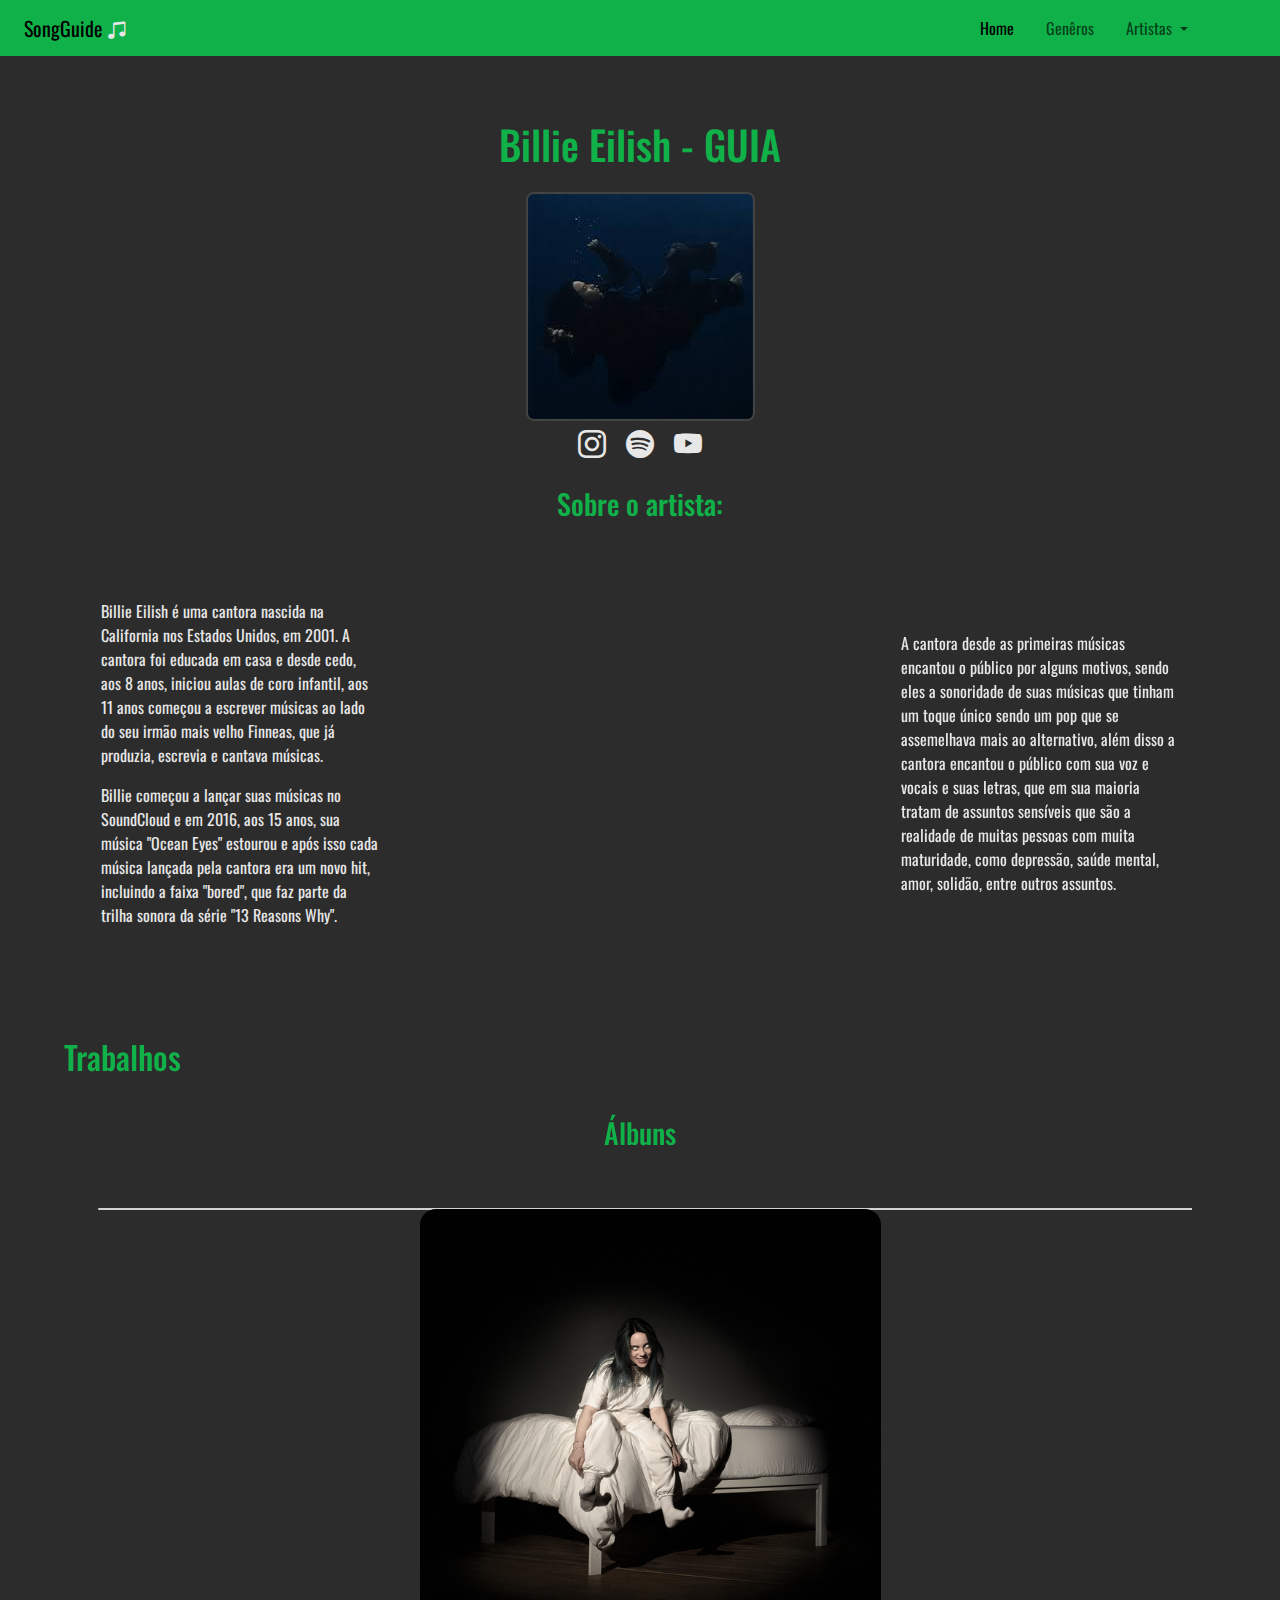
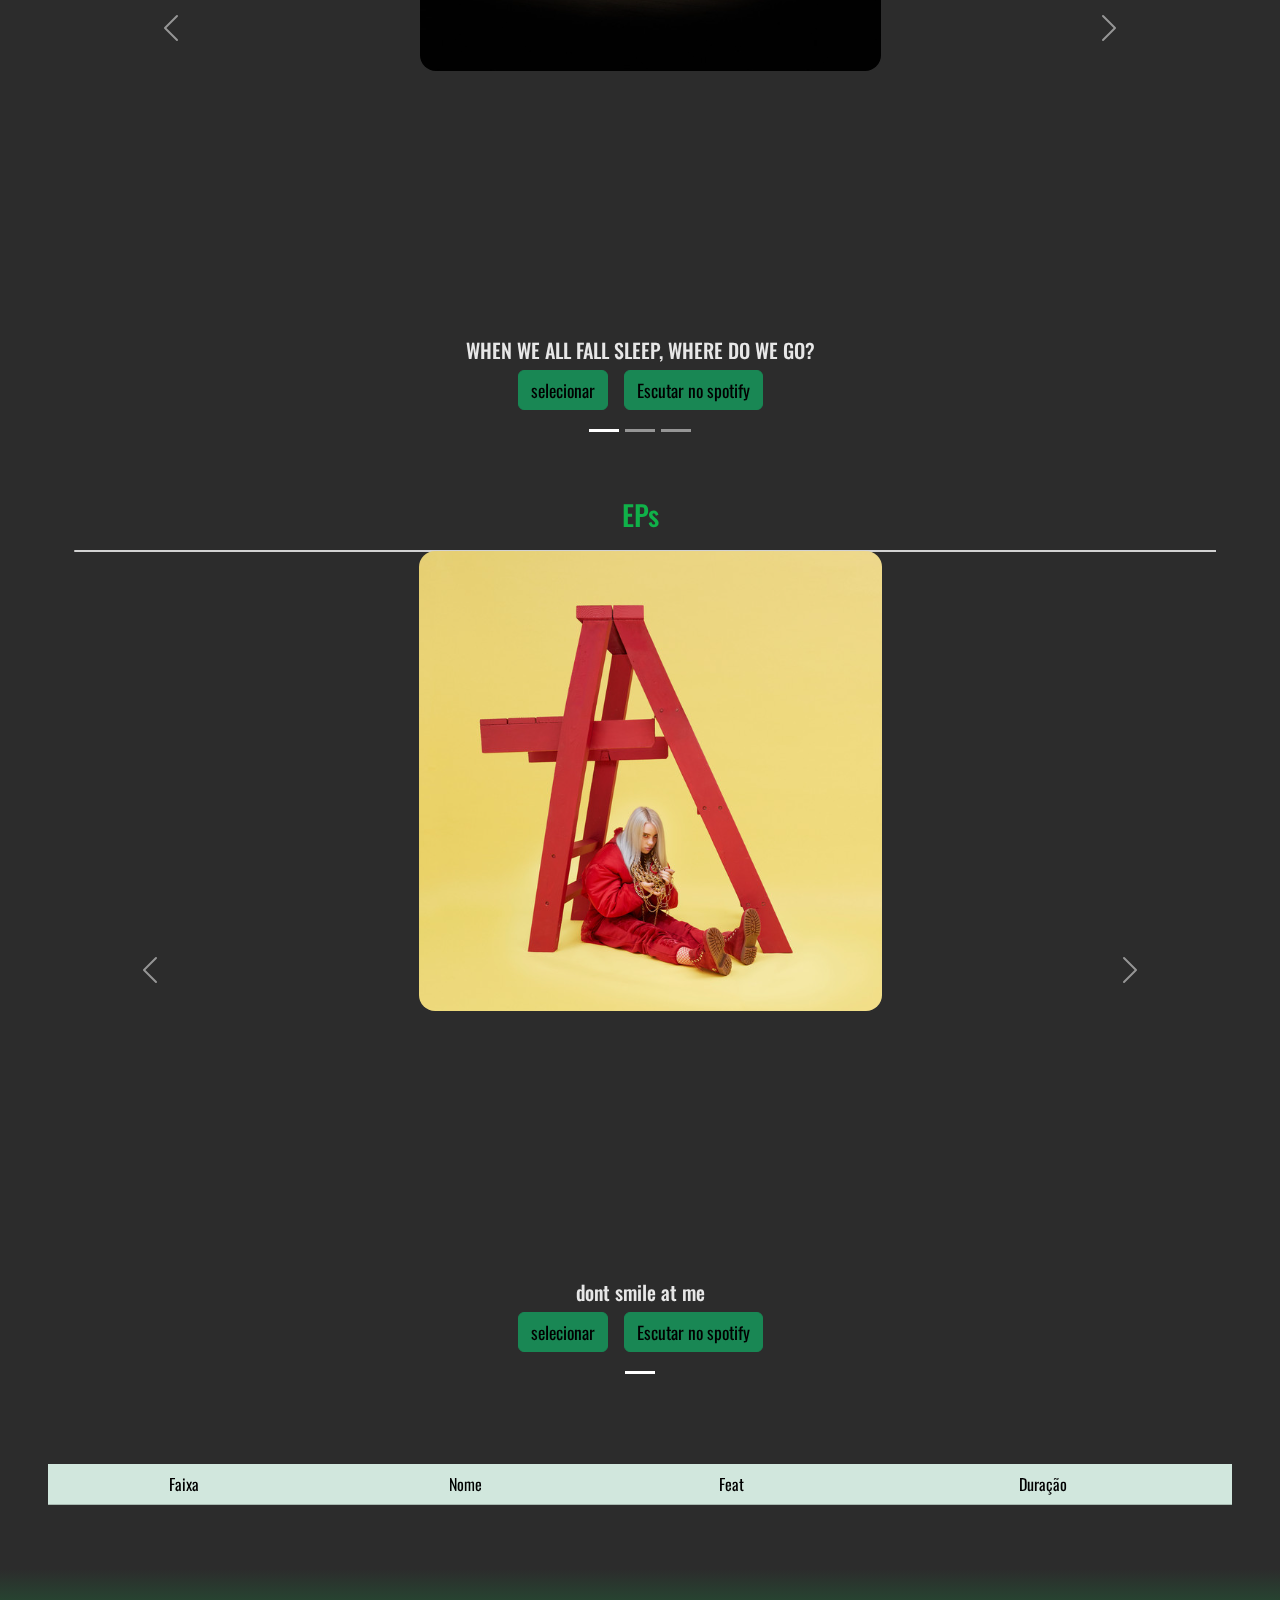
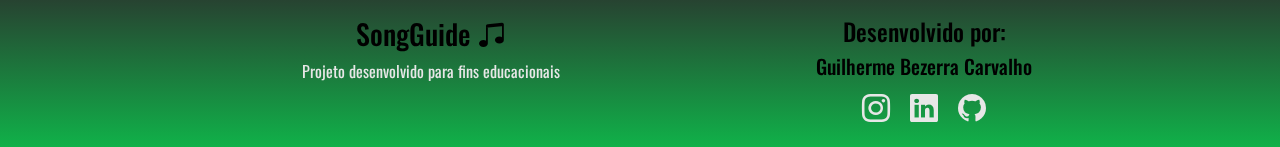
<file: pages/BEilish.html>
<!doctype html>
<html lang="en">

<head>
  <meta charset="utf-8">
  <meta name="viewport" content="width=device-width, initial-scale=1">
  <link rel="stylesheet" href="../css/style.css">
  <link rel="stylesheet" href="https://cdn.jsdelivr.net/npm/bootstrap-icons@1.11.3/font/bootstrap-icons.min.css">
  <title> SongGuide</title>
  <link href="https://cdn.jsdelivr.net/npm/bootstrap@5.3.3/dist/css/bootstrap.min.css" rel="stylesheet"
    integrity="sha384-QWTKZyjpPEjISv5WaRU9OFeRpok6YctnYmDr5pNlyT2bRjXh0JMhjY6hW+ALEwIH" crossorigin="anonymous">
    <style>
      @import url('https://fonts.googleapis.com/css2?family=Oswald&display=swap');
      </style>
</head>

<body class="bg-blackMain">
    <nav class="navbar navbar-expand-lg bg-body-tertiary p-0 m-0 w-100">
        <div class="container-fluid bg-greenS py-2 ps-4 ">
    
          <a class="navbar-brand" href="../index.html">SongGuide <i class="bi bi-music-note-beamed"></i></a>
    
          <button class="navbar-toggler" type="button" data-bs-toggle="collapse" data-bs-target="#navbarNavDropdown"
            aria-controls="navbarNavDropdown" aria-expanded="false" aria-label="Toggle navigation">
            <span class="navbar-toggler-icon"></span>
          </button>
    
    
    
          <div class="collapse navbar-collapse" id="navbarNavDropdown">
            <ul class="navbar-nav ms-auto me-5 gap-3 pe-4">
              <li class="nav-item">
                <a class="nav-link active" aria-current="page" href="../index.html">Home</a>
              </li>
              <li class="nav-item">
                <a class="nav-link" href="../index.html#generos">Genêros</a>
              </li>
              <li class="nav-item dropdown">
                <a class="nav-link dropdown-toggle" href="#" role="button" data-bs-toggle="dropdown" aria-expanded="false">
                  Artistas
                </a>
                <ul class="dropdown-menu">
                  <li><a class="dropdown-item" href="../index.html#artistas">Artistas</a></li>
                  <li><a class="dropdown-item" href="../pages/AGrande.html">Ariana Grande</a></li>
                  <li><a class="dropdown-item" href="../pages/BEilish.html">Billie Eilish </a></li>
                  <li><a class="dropdown-item" href="../pages/CBiazin.html">Carol Biazin </a></li>
                  <li><a class="dropdown-item" href="../pages/gFroede.html">Gabriel Froede </a></li>
                  <li><a class="dropdown-item" href="../pages/MBeer.html">Madison Beer </a></li>
                  <li><a class="dropdown-item" href="../pages/sza.html">SZA </a></li>
                </ul>
              </li>
            </ul>
          </div>
        </div>
      </nav>
  <main class="container-fluid p-5">
    <article class=" my-3">
      <h1 class="text-greenS text-center">Billie Eilish - GUIA</h1>
      <picture class="d-flex justify-content-center mt-4">
        <img src="../images/Billie/BillieEilishProfile.jfif" class="img-fluid rounded-3 borderShadow">
      </picture>
      <div class="text-center mb-4">
        <a href="https://www.instagram.com/SZA/" class="mx-2" target="_blank"><i class="bi bi-instagram icone"></i></a>
        <a href="https://open.spotify.com/intl-pt/artist/7tYKF4w9nC0nq9CsPZTHyP?si=gXcuuzCXTSqj53zMgXGDSg" class="mx-2"
          target="_blank"><i class="bi bi-spotify icone"></i></i></a>
        <a href="https://www.youtube.com/@SZA" class="mx-2" target="_blank"><i class="bi bi-youtube icone"></i></a>
      </div>

      <section class="mb-4">
        <h3 class="text-center text-greenS">Sobre o artista:</h3>
        <div class="row d-flex align-items-center justify-content-center my-5 gap-5">
          <div class="col-lg-3 col-sm-12">
            <p>Billie Eilish é uma cantora nascida na California nos Estados Unidos, em 2001. A cantora foi educada em casa e desde cedo, aos 8 anos, iniciou aulas de coro infantil, aos 11 anos começou a escrever músicas ao lado do seu irmão mais velho Finneas, que já produzia, escrevia e cantava músicas.
            </p>
            <p>Billie começou a lançar suas músicas no SoundCloud e em 2016, aos 15 anos, sua música "Ocean Eyes" estourou e após isso cada música lançada pela cantora era um novo hit, incluindo a faixa "bored", que faz parte da trilha sonora da série "13 Reasons Why".</p>
          </div>
          <div class="col-lg-4 col-sm-12">
            <iframe style="border-radius:12px" src="https://open.spotify.com/embed/artist/6qqNVTkY8uBg9cP3Jd7DAH?utm_source=generator" width="100%" height="400" frameBorder="0" allowfullscreen="" allow="autoplay; clipboard-write; encrypted-media; fullscreen; picture-in-picture" loading="lazy"></iframe>
          </div>
         <div class="col-lg-3 col-sm-12">
          <p> A cantora desde as primeiras músicas encantou o público por alguns motivos, sendo eles a sonoridade de suas músicas que tinham um toque único sendo um pop que se assemelhava mais ao alternativo, além disso a cantora encantou o público com sua voz e vocais e suas letras, que em sua maioria tratam de assuntos sensíveis que são a realidade de muitas pessoas com muita maturidade, como depressão, saúde mental, amor, solidão, entre outros assuntos.</p>
         </div>
        </div>
      </section>
    </article>
    <article class="container-fluid my-5 p-3">
      <h2 class=" text-greenS">Trabalhos</h2>
      <section class="my-3 p-4">
        <h3 class="text-greenS mb-5 text-center">Álbuns</h3>

        <div id="carouselAlbum" class="carousel slide">
          <div class="carousel-indicators">
            <button type="button" data-bs-target="#carouselAlbum" data-bs-slide-to="0" class="active"
              aria-current="true" aria-label="Album 1"></button>
            <button type="button" data-bs-target="#carouselAlbum" data-bs-slide-to="1" aria-label="album 2"></button>
            <button type="button" data-bs-target="#carouselAlbum" data-bs-slide-to="2" aria-label="Album 3"></button>
          </div>
          <div class="carousel-inner">
           
            <div class="carousel-item active">
              <div class="card-container " onclick="this.classList.toggle('flipped');">
                <div class="card">
                  <div class="card-face front">
                    <picture class="d-flex justify-content-center">
                      <img src="../images/Billie/WWFSWDG.png" alt="Imagem do personagem" class="img-fluid rounded-4"
                        style="mix-blend-mode: screen;">
                      </figure>
                  </div>
                  <div class="card-face back d-flex flex-column align-items-center">
                    <h5 class="text-center my-2">WHEN WE ALL FALL SLEEP, WHERE DO WE GO?</h5>
                    <article class="containerBack my-3">
                      <p>Lançado em março de 2019</p>
                      <p>O primeiro álbum da cantora foi aguardado por uma grande quantidade de pessoas que as conheceram pelo seu Ep e suas músicas antigas. O álbum da cantora foi um grande show de talento tanto dela quanto do irmão, abordando uma estética puxada ao terror, trazendo temas de situações mais sombrias e assuntos delicados como depressão e pensamentos suicídas.</p>
                      <p>O álbum foi extremamente elogiado tanto pelos fãs, quanto pelos críticos, que elogiaram muito a produção das músicas, as letras e a forma como certos assuntos foram abordados e obvio os vocais da cantora, o que garantiu vários premios, inclusive 5 Grammys para os irmãos.</p>
                    </article>
                </div>
              </div>
            </div>
              <div class="text-center mb-5 mt-2 ">
                <h5>WHEN WE ALL FALL SLEEP, WHERE DO WE GO?</h5>
                <div class="d-flex gap-3 justify-content-center">
                  <button class="btn btn-success" id="btnAlbum1" type="submit" value="1"><a class="linkA text-black"
                    href="#resumo">selecionar</a></button>
                <button class="btn btn-success" id="" type="" value="1"><a
                    href="https://open.spotify.com/intl-pt/album/0S0KGZnfBGSIssfF54WSJh?si=55B9ZK89T8iZhi6E4nLXYQ"
                    target="_blank" class="linkA text-black">Escutar no spotify</a></button>
                </div>
              </div>

            </div>
            

            <div class="carousel-item">
              
              <div class="card-container " onclick="this.classList.toggle('flipped');">
                <div class="card">
                  <div class="card-face front ">
                    <picture class="d-flex justify-content-center">
                      <img src="../images/Billie/HTE.png" alt="Imagem do personagem" class="  img-fluid rounded-4"
                        style="mix-blend-mode: screen;">
                      </figure>
                  </div>
                  <div class="card-face back d-flex flex-column align-items-center">
                    <h5 class="text-center my-2">Happier Than Ever</h5>
                    <article class="containerBack my-3">
                     <p>Lançado em julho de 2021</p>
                     <p>O segundo álbum da cantora mostrou que ela é de fato uma potência na música. O Happier Than Ever foi uma grande evolução em relação ao primeiro, Billie abordou outros temas como envelhecer, o futuro, amor e pode-se dizer que uma leve raiva. Ainda assim, o álbum fala sobre assuntos sensíveis para muitos, sendo tratado com muita maturidade e também íntimidade.</p>
                     <p>Esse álbum diferente do primeiro, contendo produções diferentes, mas ao mesmo tempo mantendo a essência e identidade da Billie principalmente pelos vocais, que trazem um ar misterioso para algumas músicas. Novamente o álbum foi elogiado por muitos críticos pelo desenvolvimento da cantora e do irmão em todos os ramos, letras, produções e vocais. </p>
                    </article>
                </div>
              </div>
            </div>
              <div class="text-center mb-5 mt-2">
                <h5>Happier Than Ever</h5>
                <div class="d-flex gap-3 justify-content-center">
                  <button class="btn btn-success" id="btnAlbum2" type="submit" value="1"><a class="linkA text-black"
                    href="#resumo">selecionar</a></button>
                <button class="btn btn-success" id="" type="" value="1"><a
                    href="https://open.spotify.com/intl-pt/album/0JGOiO34nwfUdDrD612dOp?si=ZvcbdSWUQjm2bKQ95VFUiQ"
                    target="_blank" class="linkA text-black">Escutar no spotify</a></button>
                </div>
              </div>
            
            </div>
            <div class="carousel-item">
              <div class="card-container " onclick="this.classList.toggle('flipped');">
                <div class="card">
                  <div class="card-face front">
                    <picture class="d-flex justify-content-center">
                      <img src="../images/Billie/HMHAS.png" alt="Imagem do personagem" class="img-fluid rounded-4"
                        style="mix-blend-mode: screen;">
                      </figure>
                  </div>
                  <div class="card-face back d-flex flex-column align-items-center">
                    <h5 class="text-center my-2">HIT ME HARD AND SOFT</h5>
                    <article class="containerBack my-3">
                      <p>Lançado em dezembro de 2024</p>
                      <p>O terceiro álbum da Billie trouxe uma vibe diferente do que estavamos acostumados. Novamente a cantora aborda temas pessoais porém com uma ínitimidade muito maior, abrindo o coração sobre temas que o público nunca tinha escutado, como relacionamento, sua sexualidade e até a relação do seu corpo e a mídia.</p>
                      <p>Nesse álbum a dupla de irmãos abordou um estilo diferente de produção, trazendo muitos sintetizadores, transições entre as músicas e dentro das próprias músicas. As letras conversam muito bem com a produção e a Billie mostrou uma evolução gigantesca nos vocais que também foram muito coerentes com as produções.</p>
                    </article>
                </div>
              </div>
            </div>
              <div class="text-center mb-5 mt-2">
                <h5>HIT ME HARD AND SOFT</h5>
                <div class="d-flex gap-3 justify-content-center">
                  <button class="btn btn-success" id="btnAlbum3" type="submit" value="1"><a class="linkA text-black"
                    href="#resumo">selecionar</a></button>
                <button class="btn btn-success" id="" type="" value="1"><a
                    href="https://open.spotify.com/intl-pt/album/7aJuG4TFXa2hmE4z1yxc3n?si=86K2Jm0cR0iI_kF6BwDUlQ"
                    target="_blank" class="linkA text-black">Escutar no spotify</a></button>
                </div>
              </div>
        
            </div>
          </div>
          <button class="carousel-control-prev" type="button" data-bs-target="#carouselAlbum" data-bs-slide="prev">
            <span class="carousel-control-prev-icon" aria-hidden="true"></span>
            <span class="visually-hidden">Previous</span>
          </button>
          <button class="carousel-control-next" type="button" data-bs-target="#carouselAlbum" data-bs-slide="next">
            <span class="carousel-control-next-icon" aria-hidden="true"></span>
            <span class="visually-hidden">Next</span>
          </button>
        </div>
      </section>

      <section>
        <h3 class="text-center text-greenS">EPs</h3>
        <div id="carouselEPs" class="carousel slide">
          <div class="carousel-indicators">
            <button type="button" data-bs-target="#carouselEPs" data-bs-slide-to="0" class="active" aria-current="true"
              aria-label="Slide 1"></button>
            <!-- <button type="button" data-bs-target="#carouselEPs" data-bs-slide-to="1"  aria-label="Slide 2" ></button> -->
            <!-- <button type="button" data-bs-target="#carouselExampleCaptions" data-bs-slide-to="2" aria-label="Slide 3" ></button> -->
          </div>
          <div class="carousel-inner">
            <div class="carousel-item active kard">

              <div class="card-container " onclick="this.classList.toggle('flipped');">
                <div class="card">
                  <div class="card-face front">
                    <picture class="d-flex justify-content-center">
                      <img src="../images/Billie/DSAM.png" alt="Imagem do personagem" class="img-fluid rounded-4"style="mix-blend-mode: screen;">
                      </figure>
                  </div>
                  <div class="card-face back d-flex flex-column align-items-center">
                    <h5 class="text-center my-2">dont smile at me</h5>
                    <article class="containerBack my-3">
                      <p>lançado em dezembro de 2017</p>
                      <p>O primeiro Ep da cantora veio com músicas que já haviam sido lançadas como "Ocean Eyes" e "Bellyache" o que fez com que o Ep já tivesse um certo amor do público. Esse Ep contém músicas que Billie havia escrito ao longo da sua vida até 2017 então possui vários temas.</p>
                      <p> As letras e produções eram muito mais simples, menos densas, comparadas as de hoje em dia, mas ainda assim foi muito bem recebido pela mídia. Vale ressaltar que quando a cantora lançou esse projeto quando tinha apenas 16 anos, o que torna o Ep muito mais impressionante, pelo talento e assuntos abordados.</p>  
                    </article>
                  
                </div>
              </div>
            </div>
              <div class="text-center mb-5 mt-2">
                <h5>dont smile at me</h5>
                <div class="d-flex gap-3 justify-content-center">
                  <button class="btn btn-success" id="btnEp1" type="submit" value="1"><a class="linkA text-black"
                    href="#resumo">selecionar</a></button>
                <button class="btn btn-success" id="" type="" value="1"><a
                    href="https://open.spotify.com/intl-pt/album/7fRrTyKvE4Skh93v97gtcU?si=5KW3bUmkTmahhxM-a7nbxg"
                    target="_blank" class="linkA text-black">Escutar no spotify</a></button>
                </div>
              </div>
            </div>


          </div>
          <button class="carousel-control-prev" type="button" data-bs-target="#carouselEPs" data-bs-slide="prev">
            <span class="carousel-control-prev-icon" aria-hidden="true"></span>
            <span class="visually-hidden">Previous</span>
          </button>
          <button class="carousel-control-next" type="button" data-bs-target="#carouselEPs" data-bs-slide="next">
            <span class="carousel-control-next-icon" aria-hidden="true"></span>
            <span class="visually-hidden">Next</span>
          </button>
        </div>
      </section>
      <section>

      </section>
    </article>
    <section>
      <table id="resumo" class="table table-hover text-center table-success table-striped">
        <thead class="bg-dark text-light">
          <tr id="cabecalho " class="table table-success">
            <th class="faixa ">Faixa</th>
            <th class="nome ">Nome</th>
            <th class="feat">Feat</th>
            <th class="duracao">Duração</th>
          </tr>
        </thead>
        <tbody class="tracklist">
        </tbody>
      </table>
    </section>
  
  </main>
  <footer class="heightFoot mx-0">
    <div class="row px-5 d-flex justify-content-center align-content-center w-100">
      <div class="col-lg-6 col-sm-12 my-5 text-center">
        <h3 class="text-black ">SongGuide <i class="bi bi-music-note-beamed text-black"></i></h1>
          <P>Projeto desenvolvido para fins educacionais</P>
      </div>
      <div class="col-lg-4 col-sm-12 mt-5 text-black text-center">
        <h4>Desenvolvido por:</h3>
          <h5>Guilherme Bezerra Carvalho
        </h4>
        <div class="text-center">
          <a href="https://www.instagram.com/guiih.bezerra/" class="mx-2" target="_blank"><i
              class="bi bi-instagram icone"></i></a>
          <a href="https://www.linkedin.com/in/guilherme-bezerra-carvalho" class="mx-2" target="_blank"><i
              class="bi bi-linkedin icone"></i></a>
          <a href="https://github.com/Guilherme26BC" class="mx-2" target="_blank"><i class="bi bi-github icone"></i></a>
        </div>
      </div>
    </div>
  </footer>
  <script src="../js/BEilishTable.js"></script>
  <script src="https://cdn.jsdelivr.net/npm/bootstrap@5.3.3/dist/js/bootstrap.bundle.min.js"
    integrity="sha384-YvpcrYf0tY3lHB60NNkmXc5s9fDVZLESaAA55NDzOxhy9GkcIdslK1eN7N6jIeHz"
    crossorigin="anonymous"></script>
</body>

</html>
</file>
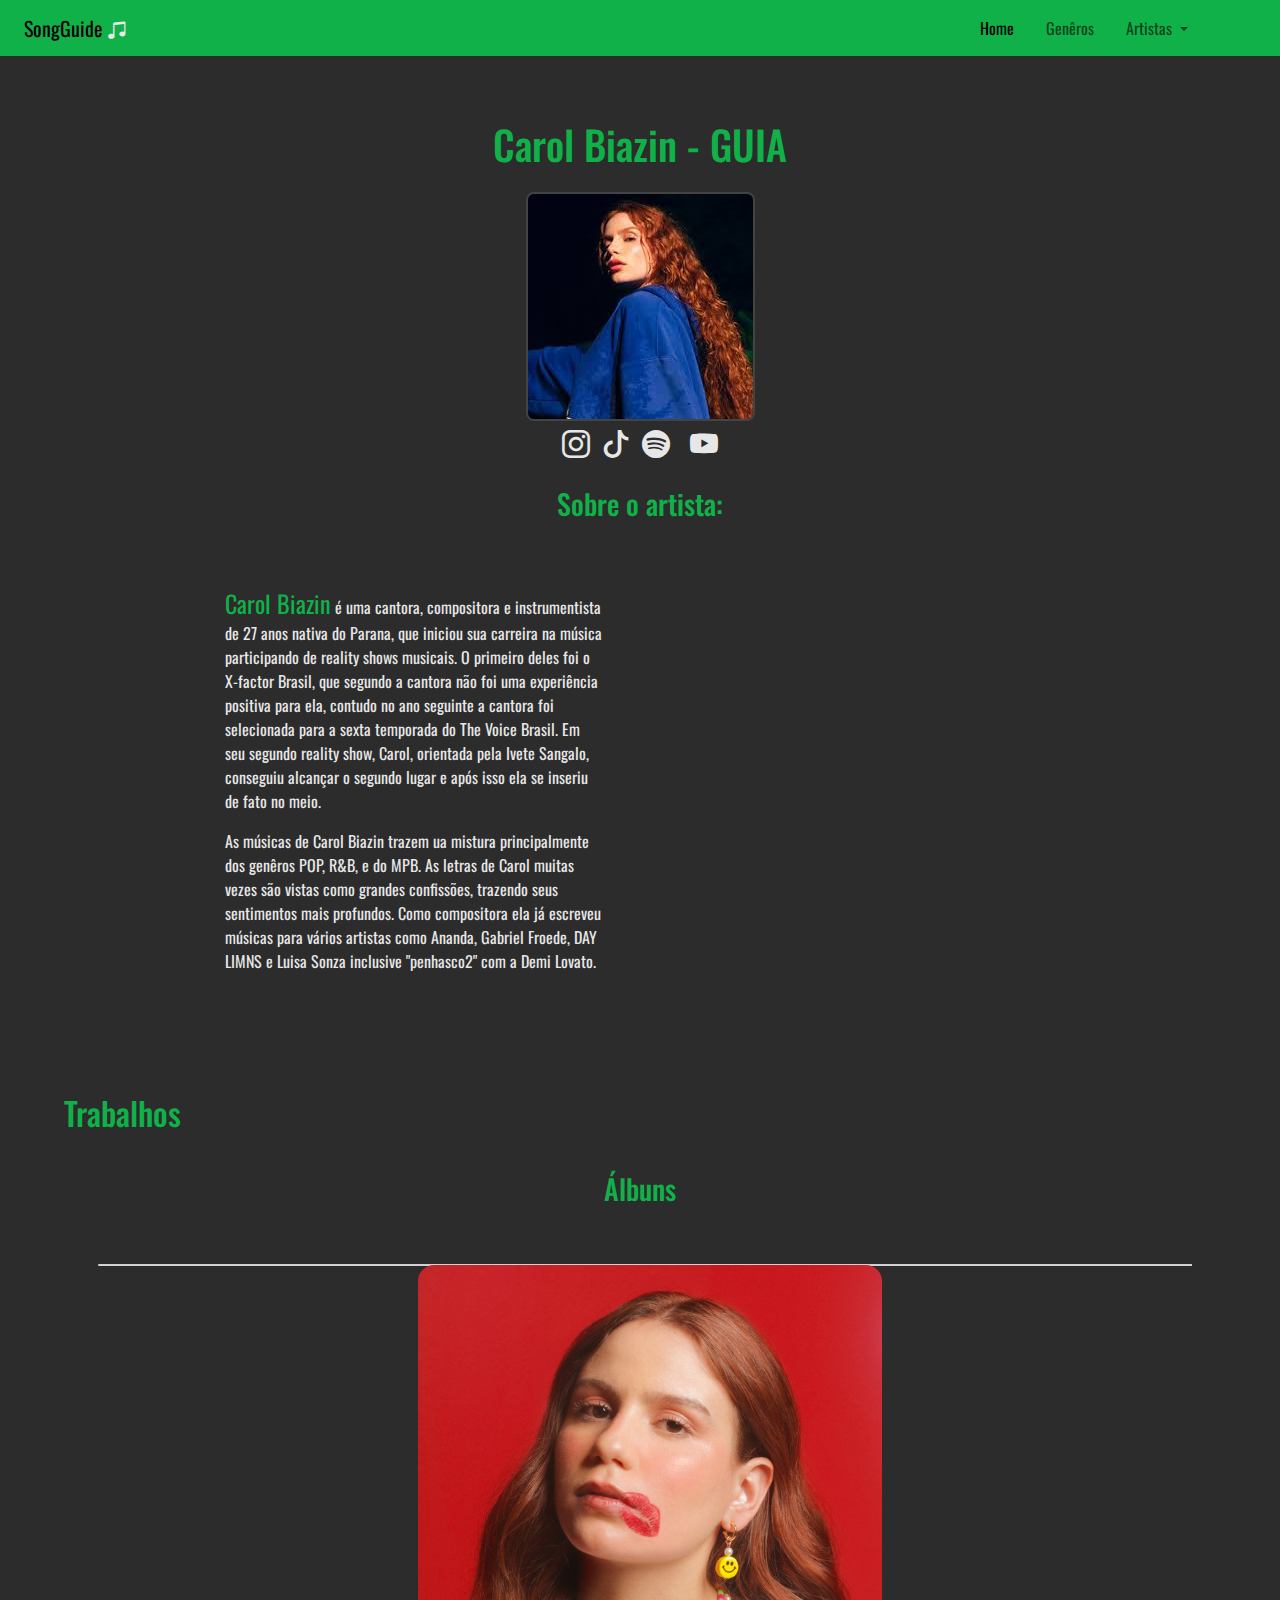
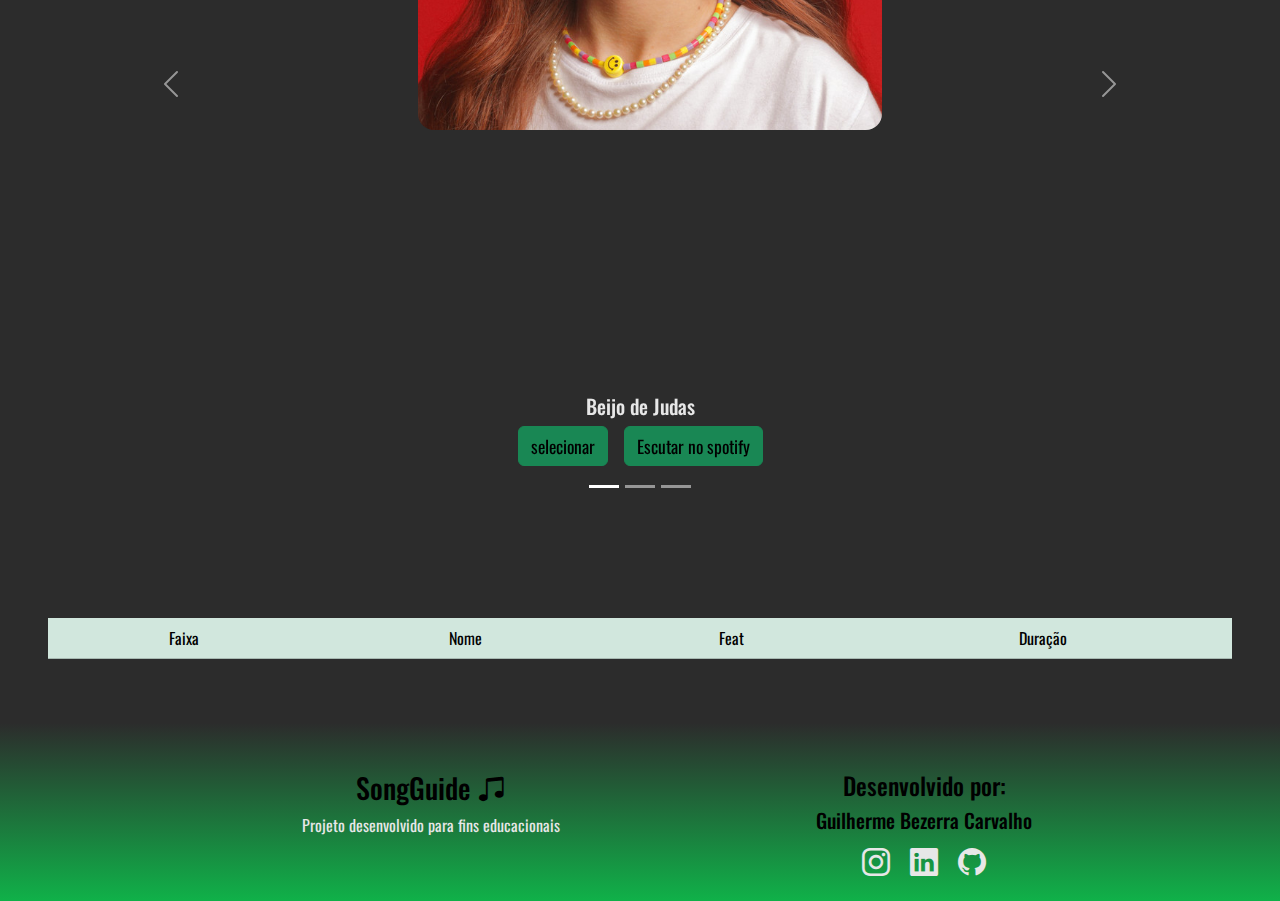
<file: pages/CBiazin.html>
<!doctype html>
<html lang="en">

<head>
  <meta charset="utf-8">
  <meta name="viewport" content="width=device-width, initial-scale=1">
  <link rel="stylesheet" href="../css/style.css">
  <link rel="stylesheet" href="https://cdn.jsdelivr.net/npm/bootstrap-icons@1.11.3/font/bootstrap-icons.min.css">
  <title> SongGuide</title>
  <link href="https://cdn.jsdelivr.net/npm/bootstrap@5.3.3/dist/css/bootstrap.min.css" rel="stylesheet"
    integrity="sha384-QWTKZyjpPEjISv5WaRU9OFeRpok6YctnYmDr5pNlyT2bRjXh0JMhjY6hW+ALEwIH" crossorigin="anonymous">
    <style>
      @import url('https://fonts.googleapis.com/css2?family=Oswald&display=swap');
      </style>
</head>

<body class="bg-blackMain">
  <nav class="navbar navbar-expand-lg bg-body-tertiary p-0 m-0 w-100">
    <div class="container-fluid bg-greenS py-2 ps-4 ">

      <a class="navbar-brand" href="../index.html">SongGuide <i class="bi bi-music-note-beamed"></i></a>

      <button class="navbar-toggler" type="button" data-bs-toggle="collapse" data-bs-target="#navbarNavDropdown"
        aria-controls="navbarNavDropdown" aria-expanded="false" aria-label="Toggle navigation">
        <span class="navbar-toggler-icon"></span>
      </button>



      <div class="collapse navbar-collapse" id="navbarNavDropdown">
        <ul class="navbar-nav ms-auto me-5 gap-3 pe-4">
          <li class="nav-item">
            <a class="nav-link active" aria-current="page" href="../index.html">Home</a>
          </li>
          <li class="nav-item">
            <a class="nav-link" href="../index.html#generos">Genêros</a>
          </li>
          <li class="nav-item dropdown">
            <a class="nav-link dropdown-toggle" href="#" role="button" data-bs-toggle="dropdown" aria-expanded="false">
              Artistas
            </a>
            <ul class="dropdown-menu">
              <li><a class="dropdown-item" href="../index.html#artistas">Artistas</a></li>
              <li><a class="dropdown-item" href="../pages/AGrande.html">Ariana Grande</a></li>
              <li><a class="dropdown-item" href="../pages/BEilish.html">Billie Eilish </a></li>
              <li><a class="dropdown-item" href="../pages/CBiazin.html">Carol Biazin </a></li>
              <li><a class="dropdown-item" href="../pages/gFroede.html">Gabriel Froede </a></li>
              <li><a class="dropdown-item" href="../pages/MBeer.html">Madison Beer </a></li>
              <li><a class="dropdown-item" href="../pages/sza.html">SZA </a></li>
            </ul>
          </li>
        </ul>
      </div>
    </div>
  </nav>
  <main class="container-fluid p-5">
    <article class=" my-3">
      <h1 class="text-greenS text-center">Carol Biazin - GUIA</h1>
      <picture class="d-flex justify-content-center mt-4">
        <img src="../images//CBia/CarolBiazinProfile.jfif" class="img-fluid rounded-3 borderShadow">
      </picture>
      <div class="text-center mb-4">
        <a href="https://www.instagram.com/carolBiazin/" class="mx-2" target="_blank"><i
            class="bi bi-instagram icone"></i></a>
        <a href="https://www.tiktok.com/@carolbiazin" target="_blank"><i class="bi bi-tiktok icone"></i></a>
        <a href="https://open.spotify.com/intl-pt/artist/5dYdZmGyv2UTIN1XMe1drN?si=gfbqGSOIRMKuHfxm2a77jg" class="mx-2"
          target="_blank"><i class="bi bi-spotify icone"></i></i></a>
        <a href="https://www.youtube.com/@CarolBiazin" class="mx-2" target="_blank"><i
            class="bi bi-youtube icone"></i></a>
      </div>

      <section class="mb-4">
        <h3 class="text-center text-greenS">Sobre o artista:</h3>
        <div class="row d-flex align-items-center justify-content-center my-4 gap-5">
          <div class="col-lg-4 col-sm-12">
            <p> <span class="destaqueP text-greenS">Carol Biazin</span> é uma cantora, compositora e instrumentista de
              27 anos nativa do Parana, que iniciou sua carreira na música participando de reality shows musicais. O
              primeiro deles foi o X-factor Brasil, que segundo a cantora não foi uma experiência positiva para ela,
              contudo no ano seguinte a cantora foi selecionada para a sexta temporada do The Voice Brasil. Em seu
              segundo reality show, Carol, orientada pela Ivete Sangalo, conseguiu alcançar o segundo lugar e após isso
              ela se inseriu de fato no meio.
            </p>
            <p>
              As músicas de Carol Biazin trazem ua mistura principalmente dos genêros POP, R&B, e do MPB. As letras de
              Carol muitas vezes são vistas como grandes confissões, trazendo seus sentimentos mais profundos. Como
              compositora ela já escreveu músicas para vários artistas como Ananda, Gabriel Froede, DAY LIMNS e Luisa
              Sonza inclusive "penhasco2" com a Demi Lovato.
            </p>
          </div>
          <div class="col-lg-4 col-sm-12">
            <iframe style="border-radius:12px"
              src="https://open.spotify.com/embed/artist/5dYdZmGyv2UTIN1XMe1drN?utm_source=generator" width="100%"
              height="480" frameBorder="0" allowfullscreen=""
              allow="autoplay; clipboard-write; encrypted-media; fullscreen; picture-in-picture"
              loading="lazy"></iframe>
          </div>
        </div>
      </section>
    </article>

    <article class="container-fluid my-5 p-3">
      <h2 class=" text-greenS">Trabalhos</h2>

      <section class="my-3 p-4">
        <h3 class="text-greenS mb-5 text-center">Álbuns</h3>

        <div id="carouselExampleCaptions" class="carousel slide">
          <div class="carousel-indicators">
            <button type="button" data-bs-target="#carouselExampleCaptions" data-bs-slide-to="0" class="active"
              aria-current="true" aria-label="Album 1"></button>
            <button type="button" data-bs-target="#carouselExampleCaptions" data-bs-slide-to="1"
              aria-label="album 2"></button>
            <button type="button" data-bs-target="#carouselExampleCaptions" data-bs-slide-to="2"
              aria-label="Album 3"></button>
          </div>
          <div class="carousel-inner d-flex justify-content-start">
            <div class="carousel-item active">
              <div class="card-container " onclick="this.classList.toggle('flipped');">
                <div class="card">
                  <div class="card-face front">
                    <picture class="d-flex justify-content-center">
                      <img src="../images/CBia/BJ.png" alt="Imagem do personagem" class="img-fluid rounded-4"
                        style="mix-blend-mode: screen;">
                      </figure>
                  </div>
                  <div class="card-face back d-flex flex-column align-items-center container-fluid">
                    <h4 class="text-center my-2">Beijo de Judas</h4>
                    <article class="containerBack my-3">
                      <p>
                        Lançado oficialmente em 21 de outubro de 2021.
                      </p>
                      <p>
                        O álbum Beijo de Judas é o primeiro álbum de estúdio da Carol, foi um bom começo para a cantora, pois conteve algumas participações de artistas
                        muito conhecidos na música brasileira, como Luísa Sonza, Gloria Groove e Dilsinho.
                      </p>
                      <P>O álbum foi o primeiro no Brasil a ser lançado com faixas bloqueadas na data de lançamento. Além disso, o álbum com foco na faixa
                        título faz uma critica à industria musical e o estímulo de competição, fazendo referência a
                        traição de Judas.</P>
                      <p>Em 2022 a Carol lançou um DVD com as músicas do álbum e outros singles ao vivo.</p>
                    </article>
                  </div>
                </div>
              </div>
              <div class="text-center mb-5 mt-2">
                <h5>Beijo de Judas</h5>
                <div class="d-flex gap-3 justify-content-center">
                  <button class="btn btn-success" id="btnAlbum1" type="submit" value="1"><a class="linkA text-black"
                      href="#resumo">selecionar</a></button>
                  <button class="btn btn-success" id="" type="" value="1"><a
                      href="https://open.spotify.com/intl-pt/album/6N8AgBQAGm79BZLojct5J7?si=VlnJA7STRXawgjiWo5Jb4A"
                      target="_blank" class="linkA text-black">Escutar no spotify</a></button>
                </div>
              </div>
            </div>

            <div class="carousel-item">
              <div class="card-container" onclick="this.classList.toggle('flipped');">
                <div class="card">
                  <div class="card-face front">
                    <picture class="d-flex justify-content-center">
                      <img src="../images/CBia/Reversa(in)ato.png" alt="Imagem do personagem"
                        class="img-fluid rounded-4" style="mix-blend-mode: screen;">
                      </figure>

                  </div>
                  <div class="card-face back d-flex flex-column align-items-center">
                    <h5 class="text-center my-2">REVERSA [in]ato</h5>
                    <article class="containerBack my-3">
                      <p>Lançado em 12 de dezembro de 2023</p>
                      <p> Esse álbum é a versão extendida do segundo álbum de estúdio da Carol, o REVERSA lançado em março do mesmo ano. O álbum transita muito por alguns temas, falando muito sobre relacionamentos, sobre sua sexualidade, sobre sensualidade e obviamente sobre amor. </p>
                      <p> Na versão extendida o álbum traz feats e inclusive na faixa "ligações de alma" Carol faz uma interpolação da música "Telefone Mudo" do "Trio Parada Dura.</p>
                      <P>Esse trabalho possui uma versão ao vivo da música "Glitter" performada durante a "REVERSA Tour" e também a versão completa e acústica da música "POUCO[Nem tão pouco assim]" que só eram performadas ao vivo.</P>
                    </article>
                  </div>
                </div>
              </div>
              <div class="text-center mb-5 mt-2">
                <h5>REVERSA [in]ato</h5>
                <div class="d-flex gap-3 justify-content-center">
                  <button class="btn btn-success" id="btnAlbum2" type="submit" value="1"><a class="linkA text-black"
                      href="#resumo">selecionar</a></button>
                  <button class="btn btn-success" id="" type="" value="1"><a
                      href="https://open.spotify.com/intl-pt/album/6N8AgBQAGm79BZLojct5J7?si=VlnJA7STRXawgjiWo5Jb4A"
                      target="_blank" class="linkA text-black">Escutar no spotify</a></button>
                </div>
              </div>
            </div>

            <div class="carousel-item">
              <div class="card-container" onclick="this.classList.toggle('flipped');">
                <div class="card">
                  <div class="card-face front">
                    <picture class="d-flex justify-content-center">
                      <img src="../images/CBia/NoEscuro.png" alt="Imagem do personagem" class="img-fluid rounded-4"
                        style="mix-blend-mode: screen;">
                      </figure>

                  </div>
                  <div class="card-face back d-flex flex-column align-items-center">
                    <h5 class="text-center my-2">No escuro,</h5>
                    <article class="containerBack my-3">
                      <p>Lançado em 23 de agosto de 2024</p>
                      <p>"No escuro," é a primeira parte do terceiro álbum de estúdio da cantora que a cantora lançara em breve entitulado: "No escuro, Quem é você?". Essa primeira parte desse álbum traz mais confissões da cantora, com músicas apaixonantes amor sáfico, ela também canta sobre a superficialidade e diminuição da duração de relacionamentos, também fala sobre religião, e sobre sua família.</p>
                      <p>Nesse trabalho Carol colabora com a rapper "Duquesa" em "corações de pedra" e outro grande destaque é a música "Casula" que encantou todos ao mostrar a relação da cantora com seu irmão mais velho.</p>
                    </article>
                  </div>
                </div>
              </div>
              <div class="text-center mb-5 mt-2">
                <h5>No escuro,</h5>
                <div class="d-flex gap-3 justify-content-center">
                  <button class="btn btn-success" id="btnAlbum3" type="submit" value="1"><a class="linkA text-black"
                      href="#resumo">selecionar</a></button>
                  <button class="btn btn-success" id="" type="" value="1"><a
                      href="https://open.spotify.com/intl-pt/album/4TX968qKjmaLmCj7eWwySt?si=yiX3WJCWQc-G8xNWP3pLvQ"
                      target="_blank" class="linkA text-black">Escutar no spotify</a></button>
                </div>
              </div>
            </div>


          </div>

          <button class="carousel-control-prev" type="button" data-bs-target="#carouselExampleCaptions"
            data-bs-slide="prev">
            <span class="carousel-control-prev-icon" aria-hidden="true"></span>
            <span class="visually-hidden">Previous</span>
          </button>
          <button class="carousel-control-next" type="button" data-bs-target="#carouselExampleCaptions"
            data-bs-slide="next">
            <span class="carousel-control-next-icon" aria-hidden="true"></span>
            <span class="visually-hidden">Next</span>
          </button>
        </div>
      </section>
    </article>

    <section>
      <table id="resumo" class="table table-hover text-center table-success table-striped">
        <thead class="bg-dark text-light">
          <tr id="cabecalho " class="table table-success">
            <th class="faixa ">Faixa</th>
            <th class="nome ">Nome</th>
            <th class="feat">Feat</th>
            <th class="duracao">Duração</th>
          </tr>
        </thead>
        <tbody class="tracklist">
        </tbody>
      </table>
    </section>
  </main>
  <footer class="heightFoot mx-0">
    <div class="row px-5 d-flex justify-content-center align-content-center w-100">
      <div class="col-lg-6 col-sm-12 my-5 text-center">
        <h3 class="text-black ">SongGuide <i class="bi bi-music-note-beamed text-black"></i></h1>
          <P>Projeto desenvolvido para fins educacionais</P>
      </div>
      <div class="col-lg-4 col-sm-12 mt-5 text-black text-center">
        <h4>Desenvolvido por:</h3>
          <h5>Guilherme Bezerra Carvalho
        </h4>
        <div class="text-center">
          <a href="https://www.instagram.com/guiih.bezerra/" class="mx-2" target="_blank"><i
              class="bi bi-instagram icone"></i></a>
          <a href="https://www.linkedin.com/in/guilherme-bezerra-carvalho" class="mx-2" target="_blank"><i
              class="bi bi-linkedin icone"></i></a>
          <a href="https://github.com/Guilherme26BC" class="mx-2" target="_blank"><i class="bi bi-github icone"></i></a>
        </div>
      </div>
    </div>
  </footer>
  <script src="../js/CbTable.js"></script>
  <script src="https://cdn.jsdelivr.net/npm/bootstrap@5.3.3/dist/js/bootstrap.bundle.min.js"
    integrity="sha384-YvpcrYf0tY3lHB60NNkmXc5s9fDVZLESaAA55NDzOxhy9GkcIdslK1eN7N6jIeHz"
    crossorigin="anonymous"></script>
</body>

</html>
</file>
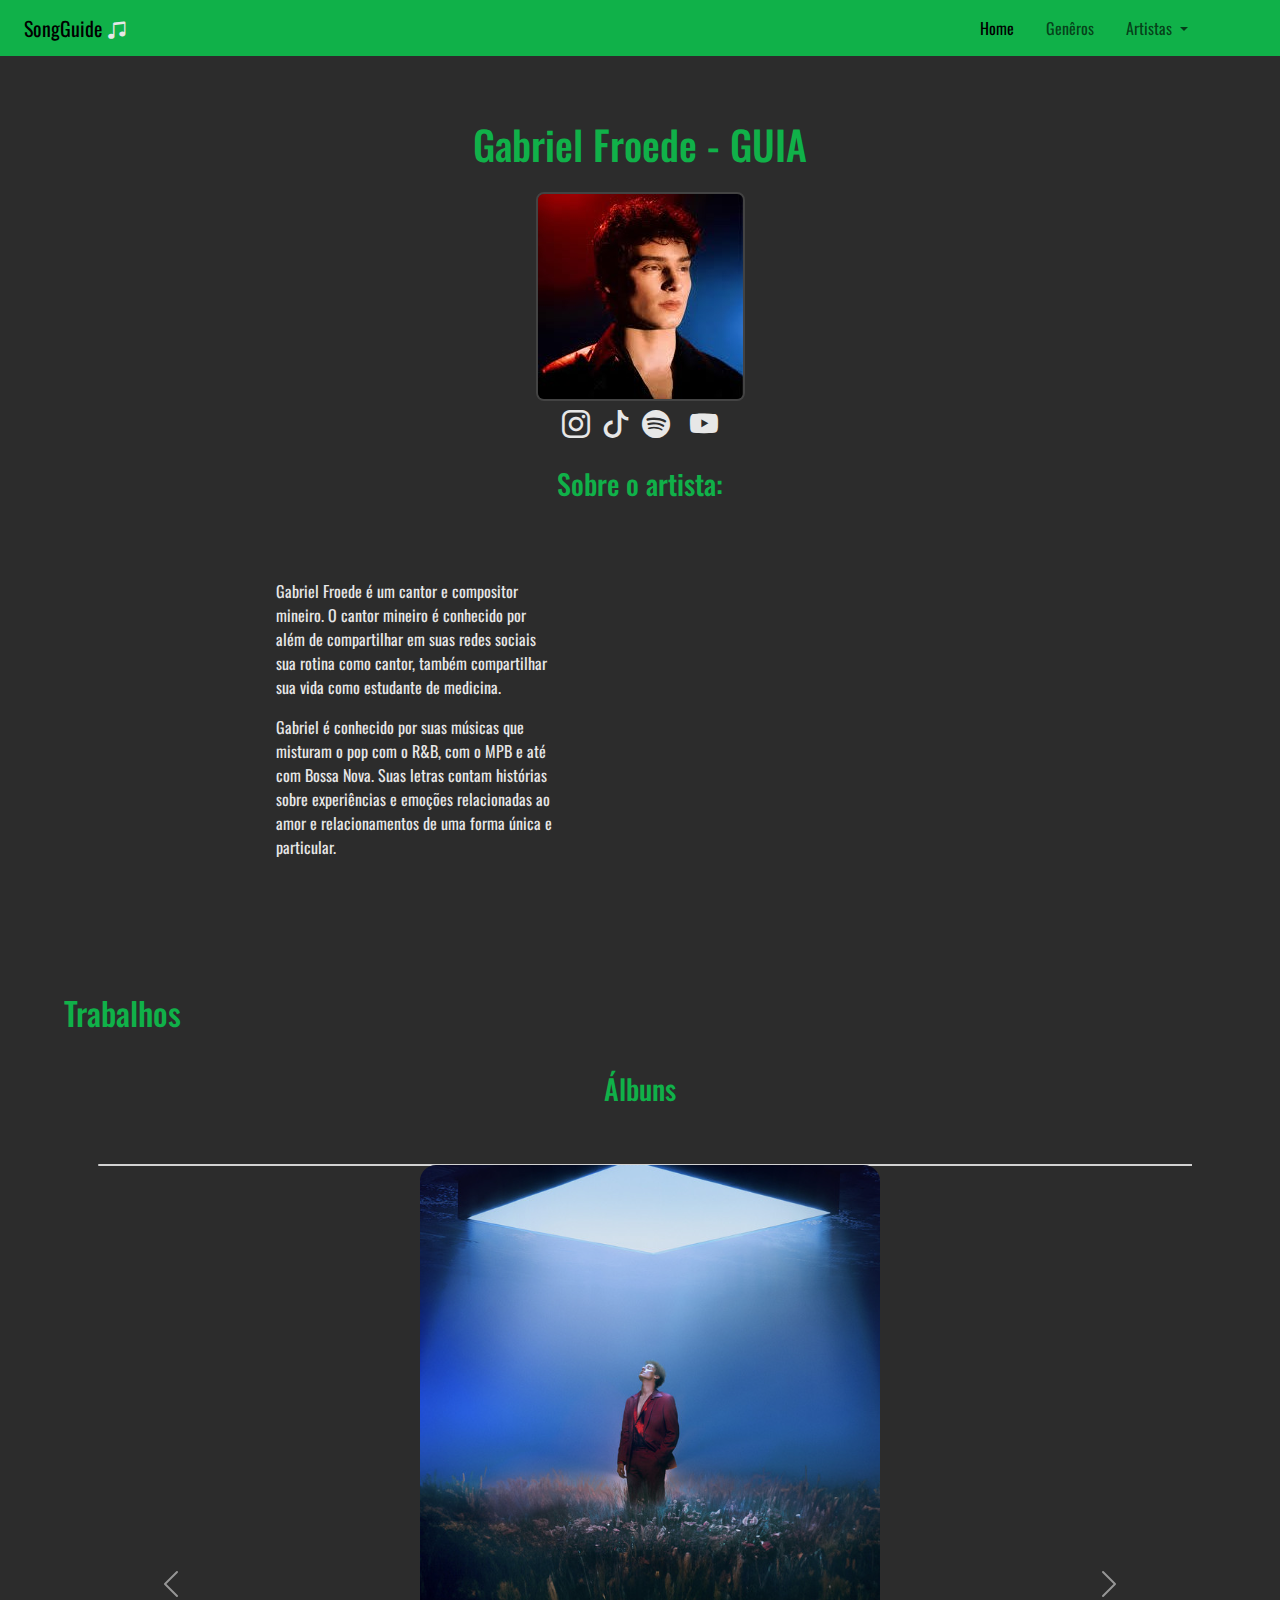
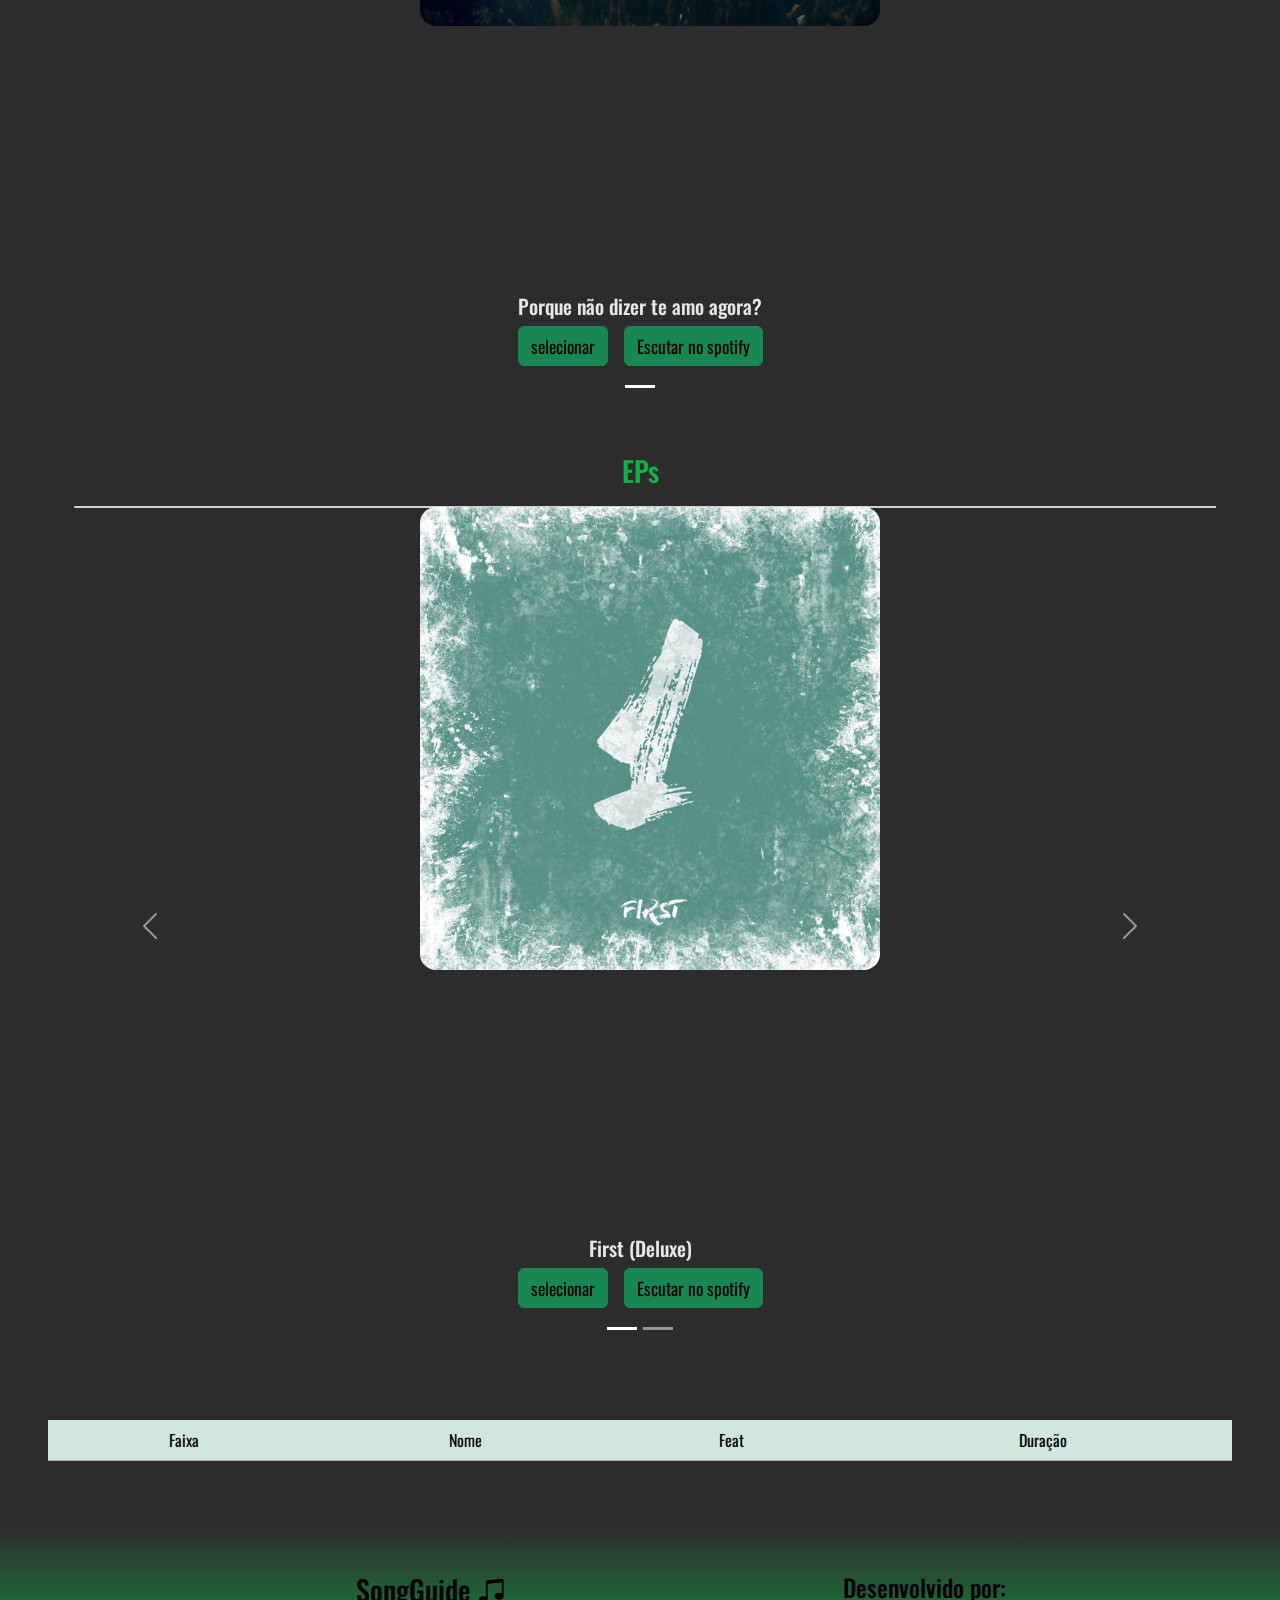
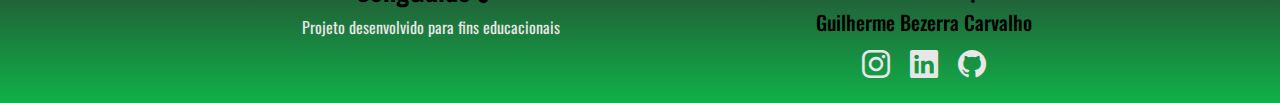
<file: pages/gFroede.html>
<!doctype html>
<html lang="en">

<head>
  <meta charset="utf-8">
  <meta name="viewport" content="width=device-width, initial-scale=1">
  <link rel="stylesheet" href="../css/style.css">
  <link rel="stylesheet" href="https://cdn.jsdelivr.net/npm/bootstrap-icons@1.11.3/font/bootstrap-icons.min.css">
  <title> SongGuide</title>
  <link href="https://cdn.jsdelivr.net/npm/bootstrap@5.3.3/dist/css/bootstrap.min.css" rel="stylesheet"
    integrity="sha384-QWTKZyjpPEjISv5WaRU9OFeRpok6YctnYmDr5pNlyT2bRjXh0JMhjY6hW+ALEwIH" crossorigin="anonymous">
  <style>
    @import url('https://fonts.googleapis.com/css2?family=Oswald&display=swap');
  </style>
</head>

<body class="bg-blackMain">
  <nav class="navbar navbar-expand-lg bg-body-tertiary p-0 m-0 w-100">
    <div class="container-fluid bg-greenS py-2 ps-4 ">

      <a class="navbar-brand" href="../index.html">SongGuide <i class="bi bi-music-note-beamed"></i></a>

      <button class="navbar-toggler" type="button" data-bs-toggle="collapse" data-bs-target="#navbarNavDropdown"
        aria-controls="navbarNavDropdown" aria-expanded="false" aria-label="Toggle navigation">
        <span class="navbar-toggler-icon"></span>
      </button>



      <div class="collapse navbar-collapse" id="navbarNavDropdown">
        <ul class="navbar-nav ms-auto me-5 gap-3 pe-4">
          <li class="nav-item">
            <a class="nav-link active" aria-current="page" href="../index.html">Home</a>
          </li>
          <li class="nav-item">
            <a class="nav-link" href="../index.html#generos">Genêros</a>
          </li>
          <li class="nav-item dropdown">
            <a class="nav-link dropdown-toggle" href="#" role="button" data-bs-toggle="dropdown" aria-expanded="false">
              Artistas
            </a>
            <ul class="dropdown-menu">
              <li><a class="dropdown-item" href="../index.html#artistas">Artistas</a></li>
              <li><a class="dropdown-item" href="../pages/AGrande.html">Ariana Grande</a></li>
              <li><a class="dropdown-item" href="../pages/BEilish.html">Billie Eilish </a></li>
              <li><a class="dropdown-item" href="../pages/CBiazin.html">Carol Biazin </a></li>
              <li><a class="dropdown-item" href="../pages/gFroede.html">Gabriel Froede </a></li>
              <li><a class="dropdown-item" href="../pages/MBeer.html">Madison Beer </a></li>
              <li><a class="dropdown-item" href="../pages/sza.html">SZA </a></li>
            </ul>
          </li>
        </ul>
      </div>
    </div>
  </nav>
  <main class="container-fluid p-5">
    <article class=" my-3">
      <h1 class="text-greenS text-center">Gabriel Froede - GUIA</h1>
      <picture class="d-flex justify-content-center mt-4">
        <img src="../images/GFroede/GFroedePerfil.jpg" class="img-fluid rounded-3 borderShadow">
      </picture>
      <div class="text-center mb-4">
        <a href="https://www.instagram.com/gabrielfroede/" class="mx-2" target="_blank"><i
            class="bi bi-instagram icone"></i></a>
        <a href="https://www.tiktok.com/@gabriellfroede" target="_blank"><i class="bi bi-tiktok icone"></i></a>
        <a href="https://open.spotify.com/intl-pt/artist/4qmLb4nnhd2KPmnUi5Xlkx?si=AX7IRqTURVCxQwMLkmMz6A" class="mx-2"
          target="_blank"><i class="bi bi-spotify icone"></i></i></a>
        <a href="https://www.youtube.com/@GabrielFroede" class="mx-2" target="_blank"><i
            class="bi bi-youtube icone"></i></a>
      </div>

      <section class="mb-4">
        <h3 class="text-center text-greenS">Sobre o artista:</h3>
        <div class="row d-flex align-items-center justify-content-center my-4 gap-5">
          <div class="col-lg-3 col-sm-12">
            <p> Gabriel Froede é um cantor e compositor mineiro. O cantor mineiro é conhecido por além de compartilhar
              em suas redes sociais sua rotina como cantor, também compartilhar sua vida como estudante de medicina.
            </p>
            <p>Gabriel é conhecido por suas músicas que misturam o pop com o R&B, com o MPB e até com Bossa Nova. Suas
              letras contam histórias sobre experiências e emoções relacionadas ao amor e relacionamentos de uma forma
              única e particular.</p>
          </div>
          <picture class="col-lg-4 col-sm-12">
            <iframe style="border-radius:12px" src="https://open.spotify.com/embed/artist/4qmLb4nnhd2KPmnUi5Xlkx?utm_source=generator" width="100%" height="400" frameBorder="0" allowfullscreen="" allow="autoplay; clipboard-write; encrypted-media; fullscreen; picture-in-picture" loading="lazy"></iframe>
          </picture>
        </div>
      </section>
    </article>
    <article class="container-fluid my-5 p-3">
      <h2 class=" text-greenS">Trabalhos</h2>
      <section class="my-3 p-4">
        <h3 class="text-greenS mb-5 text-center">Álbuns</h3>

        <div id="carouselExampleCaptions" class="carousel slide">
          <div class="carousel-indicators">
            <button type="button" data-bs-target="#carouselExampleCaptions" data-bs-slide-to="0" class="active"
              aria-current="true" aria-label="Album 1"></button>
            <!-- <button type="button" data-bs-target="#carouselExampleCaptions" data-bs-slide-to="1"  aria-label="album 2" ></button>
                            <button type="button" data-bs-target="#carouselExampleCaptions" data-bs-slide-to="2" aria-label="Album 3" ></button> -->
          </div>
          <div class="carousel-inner">
            <div class="carousel-item active">

              <div class="card-container " onclick="this.classList.toggle('flipped');">
                <div class="card">
                  <div class="card-face front">
                    <picture class="d-flex justify-content-center">
                      <img src="../images/GFroede/pqndta.png" alt="Imagem do personagem" class="img-fluid rounded-4"
                        style="mix-blend-mode: screen;">
                      </figure>
                  </div>
                  <div class="card-face back d-flex flex-column align-items-center">
                    <h5 class="text-center my-2">Porque não dizer te amo agora?</h5>
                    <article class="containerBack my-3">
                      <p>Lançado em setembro de 2024</p>
                      <p>O primeiro álbum de Gabriel Froede foi muito aguardado por seus fãs visto que o cantor está
                        lançando projetos desde 2018. Em "Porque não dizer te amo agora?" Gabriel explora temas de amor
                        e estar apaixonado.</p>
                      <p>O álbum traz elemtnos do Pop, MPB, Bossa Nova e do R&B. Uma das músicas mais virais do álbum é
                        o single "passarinho" que é uma parceria com sua amiga pessoal Carol Biazin.</p>
                    </article>

                  </div>
                </div>
              </div>
              <div class="text-center mb-5 mt-2">
                <h5>Porque não dizer te amo agora?</h5>
                <div class="d-flex gap-3 justify-content-center">
                  <button class="btn btn-success" id="btnAlbum1" type="submit" value="1"><a class="linkA text-black"
                      href="#resumo">selecionar</a></button>
                  <button class="btn btn-success" id="" type="" value="1"><a
                      href="https://open.spotify.com/intl-pt/album/1Lrqy3N6hWy00iFcObfkBW?si=mgxMcD2gS3q2tpyuCDpDKw"
                      target="_blank" class="linkA text-black">Escutar no spotify</a></button>
                </div>
              </div>
            </div>


          </div>
          <button class="carousel-control-prev" type="button" data-bs-target="#carouselExampleCaptions"
            data-bs-slide="prev">
            <span class="carousel-control-prev-icon" aria-hidden="true"></span>
            <span class="visually-hidden">Previous</span>
          </button>
          <button class="carousel-control-next" type="button" data-bs-target="#carouselExampleCaptions"
            data-bs-slide="next">
            <span class="carousel-control-next-icon" aria-hidden="true"></span>
            <span class="visually-hidden">Next</span>
          </button>
        </div>
      </section>

      <section>
        <h3 class="text-center text-greenS">EPs</h3>
        <div id="carouselEPs" class="carousel slide">
          <div class="carousel-indicators">
            <button type="button" data-bs-target="#carouselEPs" data-bs-slide-to="0" class="active" aria-current="true"
              aria-label="Slide 1"></button>
            <button type="button" data-bs-target="#carouselEPs" data-bs-slide-to="1" aria-label="Slide 2"></button>
            <!-- <button type="button" data-bs-target="#carouselExampleCaptions" data-bs-slide-to="2" aria-label="Slide 3" ></button> -->
          </div>
          <div class="carousel-inner">
            <div class="carousel-item active kard">


              <div class="card-container " onclick="this.classList.toggle('flipped');">
                <div class="card">
                  <div class="card-face front">
                    <picture class="d-flex justify-content-center">
                      <img src="../images/GFroede/First.png" alt="Imagem do personagem" class="img-fluid rounded-4"
                        style="mix-blend-mode: screen;">
                      </figure>
                  </div>
                  <div class="card-face back d-flex flex-column align-items-center">
                    <h5 class="text-center my-2">First (Deluxe)</h5>
                    <article class="containerBack my-3">
                      <p>Lançado em setembro de 2018</p>
                      <p>Primeiro Ep do cantor, lançado inteiramente em inglês, o álbum traz um conceito muito voz e
                        violão, trazendo muitas músicas tranquilas, que abordam o amor de uma forma leve e tranquila.
                      </p>
                      <p>O Ep envolve o pop e a MPB de uma forma suave e tranquila, mas não foi o maior trabalho do
                        cantor.</p>
                    </article>
                  </div>
                </div>
              </div>
              <div class="text-center mb-5 mt-2">
                <h5>First (Deluxe)</h5>
                <div class="d-flex gap-3 justify-content-center">
                  <button class="btn btn-success" id="btnEp2" type="submit" value="1"><a class="linkA text-black"
                      href="#resumo">selecionar</a></button>
                  <button class="btn btn-success" id="" type="" value="1"><a
                      href="https://open.spotify.com/intl-pt/album/2YSfvGsuIZMoRwl3uqg7A6?si=AcmtS_j6SBa0aY2CHAeS1g"
                      target="_blank" class="linkA text-black">Escutar no spotify</a></button>
                </div>
              </div>
            </div>

            <div class="carousel-item">
              <div class="card-container " onclick="this.classList.toggle('flipped');">
                <div class="card">
                  <div class="card-face front">
                    <picture class="d-flex justify-content-center">
                      <img src="../images/GFroede/GabrielEP.png" alt="Imagem do personagem" class="img-fluid rounded-4"
                        style="mix-blend-mode: screen;">
                      </figure>
                  </div>
                  <div class="card-face back d-flex flex-column align-items-center">
                    <h5 class="text-center my-2">First (Deluxe)</h5>
                    <article class="containerBack my-3">
                      <p>Lançado em dezembro de 2022</p>
                      <p>O segundo Ep do Gabriel foi pra outra direção comparado com o primeiro, dessa vez em seu idioma nativo, o cantor apresenta uma ideia do que poderiamos esperar em seu futuro álbum, trazendo produções mais elaboradas e uma evolução vocal.</p>
                      <p>O Ep dança muito mais com o pop como conhecemos, suas letras ainda falam muito sobre o amor e as experiências do mineiro.</p>
                    </article>
                  </div>
                </div>
              </div>
              <div class="text-center mb-5 mt-2">
                <h5>Gabriel</h5>
                <div class="d-flex gap-3 justify-content-center">
                  <button class="btn btn-success" id="btnEp1" type="submit" value="1"><a class="linkA text-black"
                      href="#resumo">selecionar</a></button>
                  <button class="btn btn-success" id="" type="" value="1"><a
                      href="https://open.spotify.com/intl-pt/album/6sNLh2JJ698gKTwBclyZfK?si=k2QnreBEQEuOBWuT5U3QLA"
                      target="_blank" class="linkA text-black">Escutar no spotify</a></button>
                </div>
              </div>

            </div>

            <!-- <div class="carousel-item">
                          <img src="..." class="d-block w-100" alt="...">
                          <div class="carousel-caption d-none d-md-block">
                            <h5>Third slide label</h5>
                            <p>Some representative placeholder content for the third slide.</p>
                          </div>
                        </div> -->
          </div>
          <button class="carousel-control-prev" type="button" data-bs-target="#carouselEPs" data-bs-slide="prev">
            <span class="carousel-control-prev-icon" aria-hidden="true"></span>
            <span class="visually-hidden">Previous</span>
          </button>
          <button class="carousel-control-next" type="button" data-bs-target="#carouselEPs" data-bs-slide="next">
            <span class="carousel-control-next-icon" aria-hidden="true"></span>
            <span class="visually-hidden">Next</span>
          </button>
        </div>
      </section>
      <section>

      </section>
    </article>
    <section>
      <table id="resumo" class="table table-hover text-center table-success table-striped">
        <thead class="bg-dark text-light">
          <tr id="cabecalho " class="table table-success">
            <th class="faixa ">Faixa</th>
            <th class="nome ">Nome</th>
            <th class="feat">Feat</th>
            <th class="duracao">Duração</th>
          </tr>
        </thead>
        <tbody class="tracklist">
        </tbody>
      </table>
    </section>
    <!-- <iframe style="border-radius:12px" src="https://open.spotify.com/embed/album/1Lrqy3N6hWy00iFcObfkBW?utm_source=generator" width="100%" height="352" frameBorder="0" allowfullscreen="" allow="autoplay; clipboard-write; encrypted-media; fullscreen; picture-in-picture" loading="lazy"></iframe> -->
  </main>
  <footer class="heightFoot mx-0">
    <div class="row px-5 d-flex justify-content-center align-content-center w-100">
      <div class="col-lg-6 col-sm-12 my-5 text-center">
        <h3 class="text-black ">SongGuide <i class="bi bi-music-note-beamed text-black"></i></h1>
          <P>Projeto desenvolvido para fins educacionais</P>
      </div>
      <div class="col-lg-4 col-sm-12 mt-5 text-black text-center">
        <h4>Desenvolvido por:</h3>
          <h5>Guilherme Bezerra Carvalho
        </h4>
        <div class="text-center">
          <a href="https://www.instagram.com/guiih.bezerra/" class="mx-2" target="_blank"><i
              class="bi bi-instagram icone"></i></a>
          <a href="https://www.linkedin.com/in/guilherme-bezerra-carvalho" class="mx-2" target="_blank"><i
              class="bi bi-linkedin icone"></i></a>
          <a href="https://github.com/Guilherme26BC" class="mx-2" target="_blank"><i class="bi bi-github icone"></i></a>
        </div>
      </div>
    </div>
  </footer>
  <script src="../js/GfTable.js"></script>
  <script src="https://cdn.jsdelivr.net/npm/bootstrap@5.3.3/dist/js/bootstrap.bundle.min.js"
    integrity="sha384-YvpcrYf0tY3lHB60NNkmXc5s9fDVZLESaAA55NDzOxhy9GkcIdslK1eN7N6jIeHz"
    crossorigin="anonymous"></script>
</body>

</html>
</file>
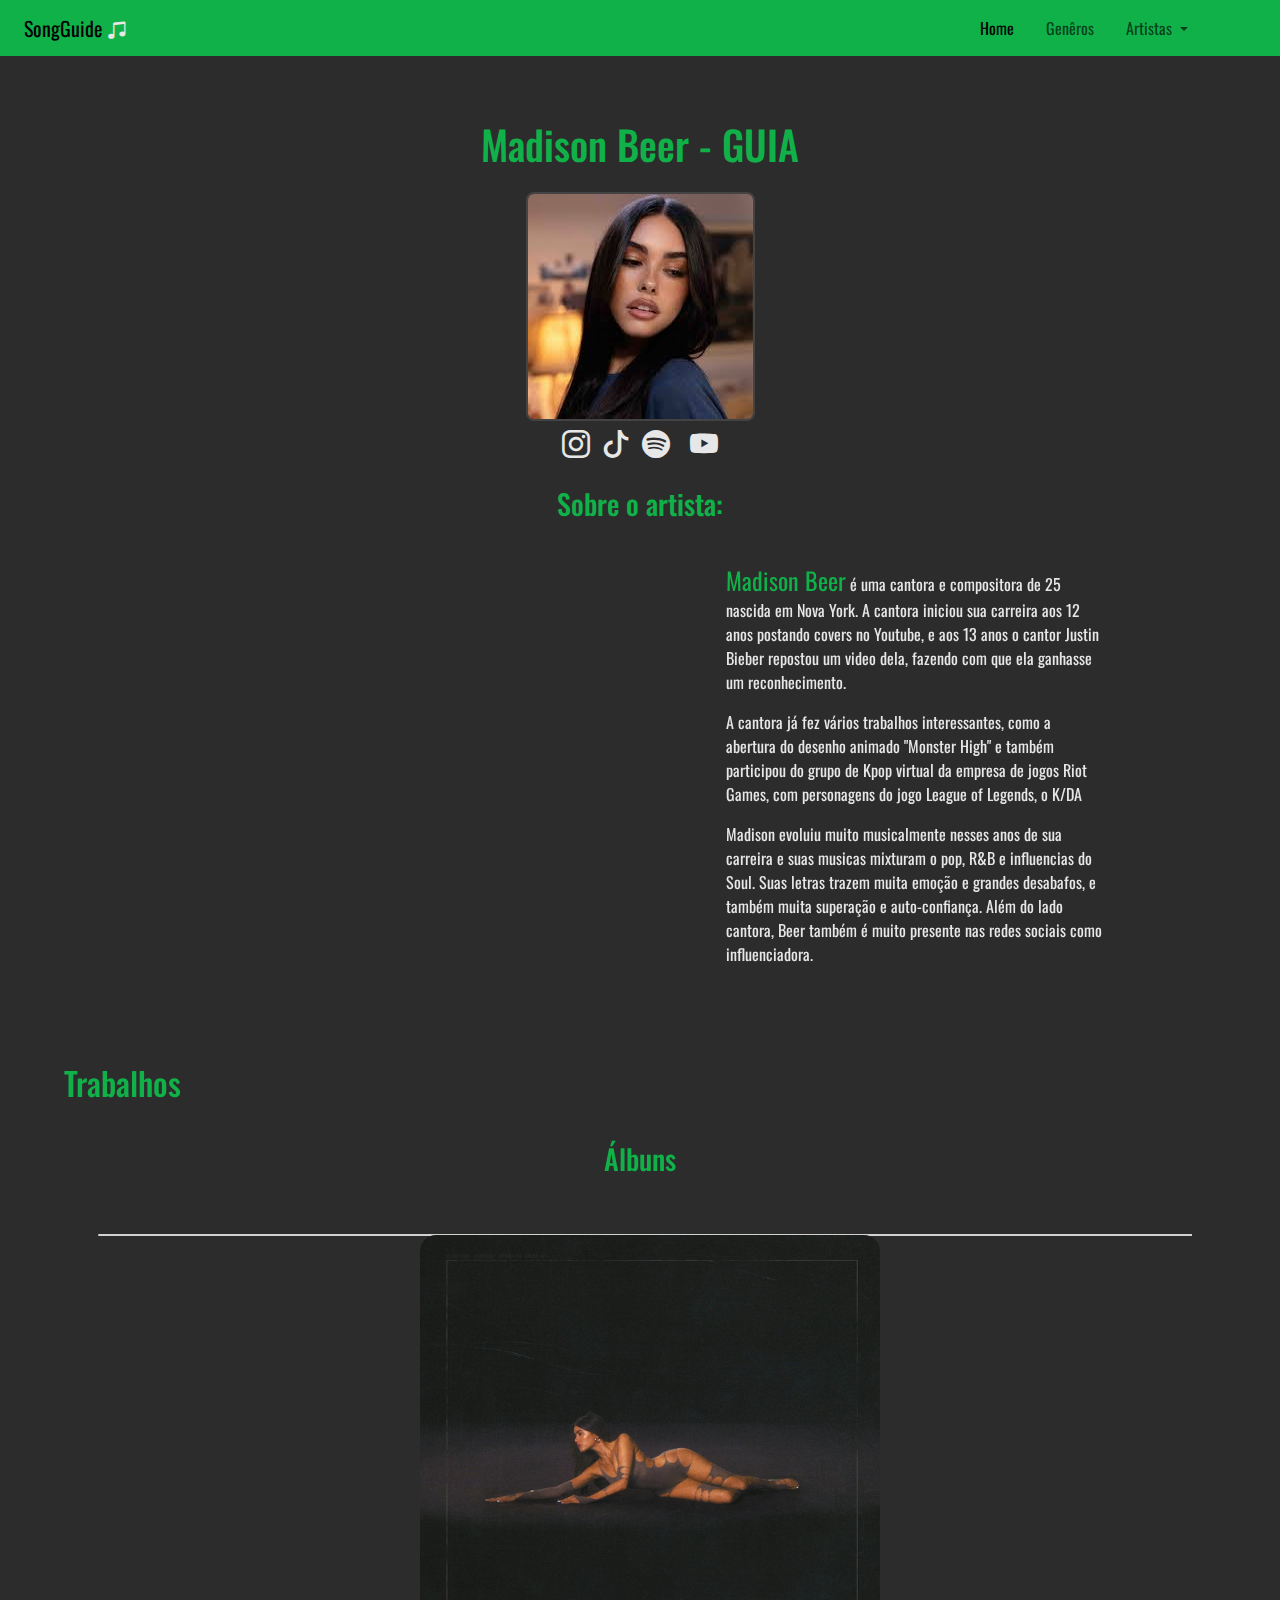
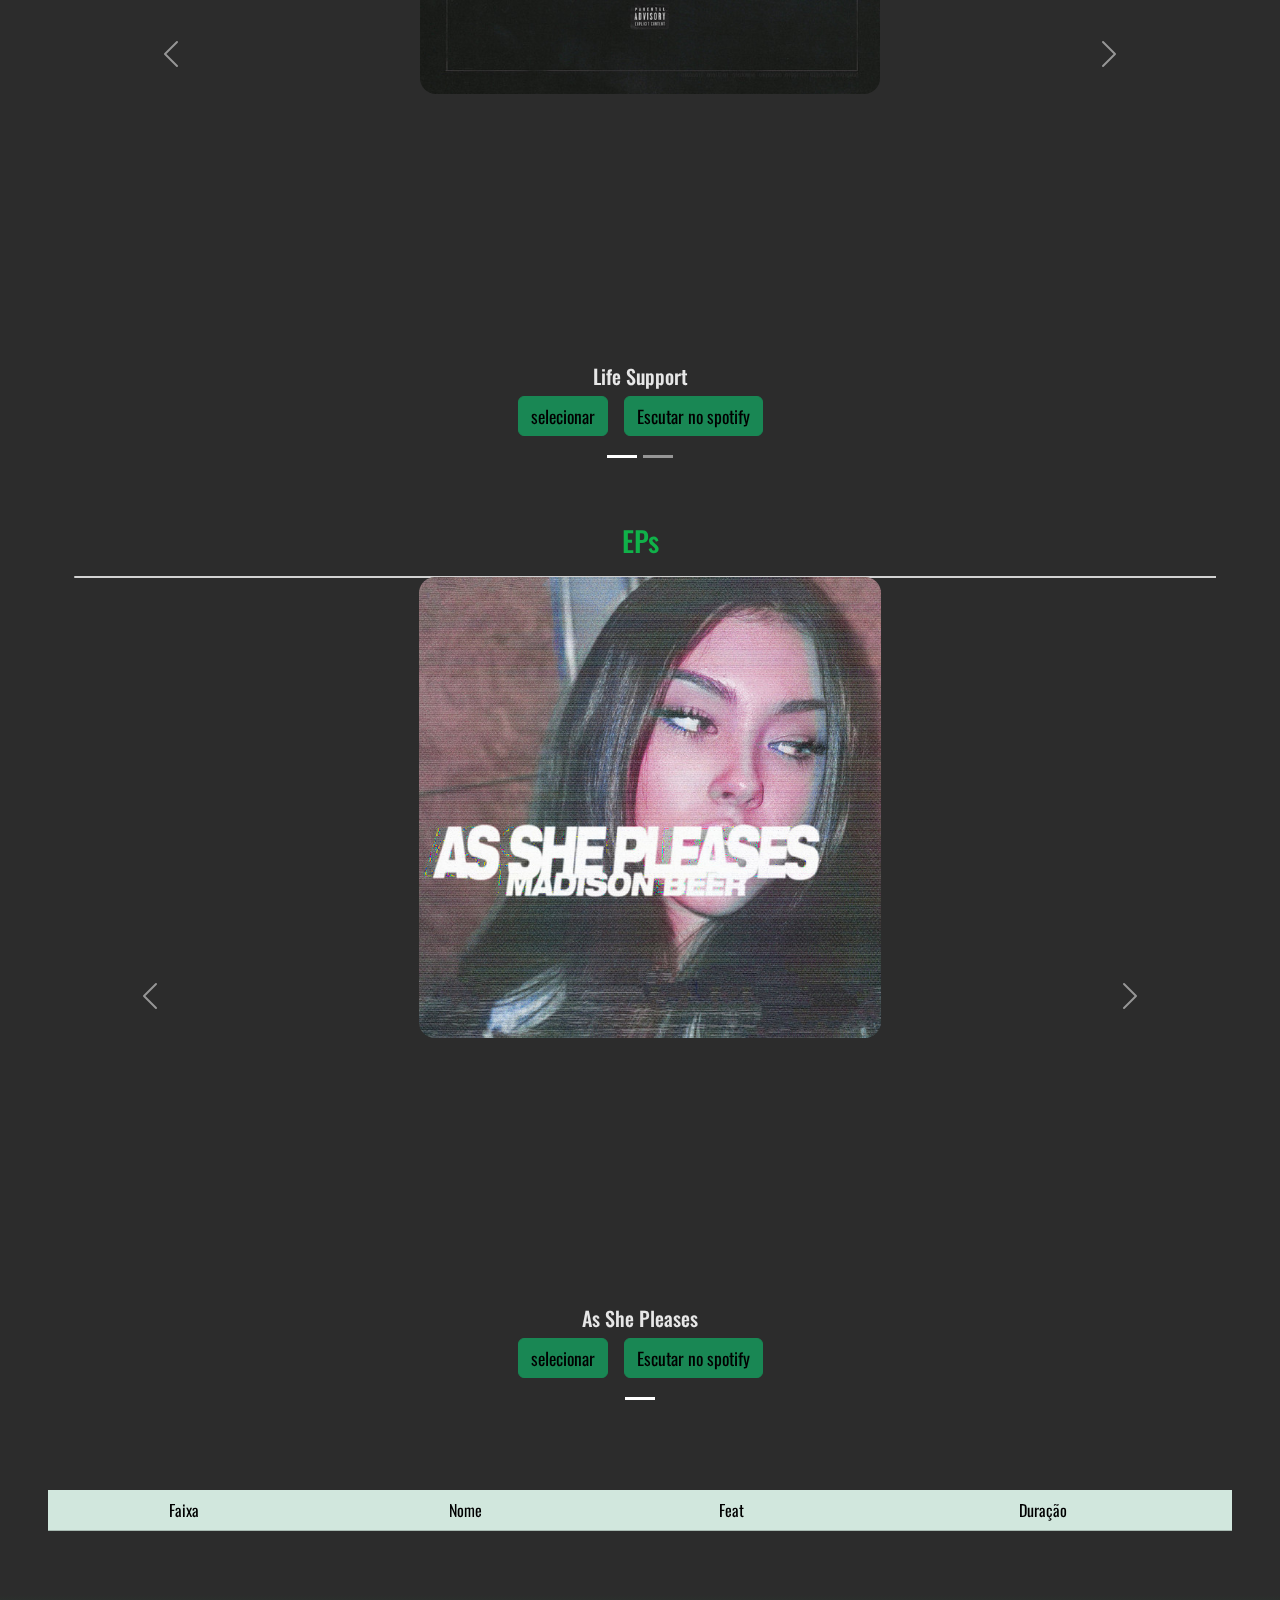
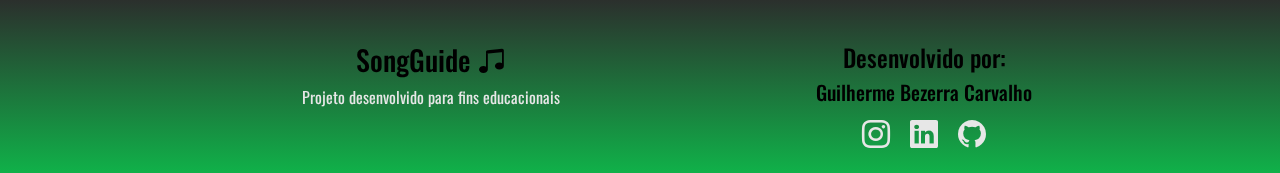
<file: pages/MBeer.html>
<!doctype html>
<html lang="en">

<head>
  <meta charset="utf-8">
  <meta name="viewport" content="width=device-width, initial-scale=1">
  <link rel="stylesheet" href="../css/style.css">
  <link rel="stylesheet" href="https://cdn.jsdelivr.net/npm/bootstrap-icons@1.11.3/font/bootstrap-icons.min.css">
  <title> SongGuide</title>
  <link href="https://cdn.jsdelivr.net/npm/bootstrap@5.3.3/dist/css/bootstrap.min.css" rel="stylesheet"
    integrity="sha384-QWTKZyjpPEjISv5WaRU9OFeRpok6YctnYmDr5pNlyT2bRjXh0JMhjY6hW+ALEwIH" crossorigin="anonymous">
    <style>
      @import url('https://fonts.googleapis.com/css2?family=Oswald&display=swap');
      </style>
</head>

<body class="bg-blackMain">
  <nav class="navbar navbar-expand-lg bg-body-tertiary p-0 m-0 w-100">
    <div class="container-fluid bg-greenS py-2 ps-4 ">

      <a class="navbar-brand" href="../index.html">SongGuide <i class="bi bi-music-note-beamed"></i></a>

      <button class="navbar-toggler" type="button" data-bs-toggle="collapse" data-bs-target="#navbarNavDropdown"
        aria-controls="navbarNavDropdown" aria-expanded="false" aria-label="Toggle navigation">
        <span class="navbar-toggler-icon"></span>
      </button>



      <div class="collapse navbar-collapse" id="navbarNavDropdown">
        <ul class="navbar-nav ms-auto me-5 gap-3 pe-4">
          <li class="nav-item">
            <a class="nav-link active" aria-current="page" href="../index.html">Home</a>
          </li>
          <li class="nav-item">
            <a class="nav-link" href="../index.html#generos">Genêros</a>
          </li>
          <li class="nav-item dropdown">
            <a class="nav-link dropdown-toggle" href="#" role="button" data-bs-toggle="dropdown" aria-expanded="false">
              Artistas
            </a>
            <ul class="dropdown-menu">
              <li><a class="dropdown-item" href="../index.html#artistas">Artistas</a></li>
              <li><a class="dropdown-item" href="../pages/AGrande.html">Ariana Grande</a></li>
              <li><a class="dropdown-item" href="../pages/BEilish.html">Billie Eilish </a></li>
              <li><a class="dropdown-item" href="../pages/CBiazin.html">Carol Biazin </a></li>
              <li><a class="dropdown-item" href="../pages/gFroede.html">Gabriel Froede </a></li>
              <li><a class="dropdown-item" href="../pages/MBeer.html">Madison Beer </a></li>
              <li><a class="dropdown-item" href="../pages/sza.html">SZA </a></li>
            </ul>
          </li>
        </ul>
      </div>
    </div>
  </nav>
  <main class="container-fluid p-5">
    <article class=" my-3">
      <h1 class="text-greenS text-center">Madison Beer - GUIA</h1>
      <picture class="d-flex justify-content-center mt-4">
        <img src="../images/Madison/MadissonBeerProfile.jfif" class="img-fluid rounded-3 borderShadow">
      </picture>
      <div class="text-center mb-4">
        <a href="https://www.instagram.com/MadisonBeer/" class="mx-2" target="_blank"><i
            class="bi bi-instagram icone"></i></a>
        <a href="https://www.tiktok.com/@MadisonBeer" target="_blank"><i class="bi bi-tiktok icone"></i></a>
        <a href="https://open.spotify.com/intl-pt/artist/2kRfqPViCqYdSGhYSM9R0Q?si=T758TldiSXmD4jBD6598mA" class="mx-2"
          target="_blank"><i class="bi bi-spotify icone"></i></i></a>
        <a href="https://www.youtube.com/@MadisonBeer" class="mx-2" target="_blank"><i
            class="bi bi-youtube icone"></i></a>
      </div>

      <section class="mb-4">
        <h3 class="text-center text-greenS">Sobre o artista:</h3>
        <div class="row d-flex align-items-center justify-content-center my-4 gap-5">
          <div class="col-lg-5 col-sm-12">
            <iframe class="rounded-4" style="border-radius:12px"
              src="https://open.spotify.com/embed/artist/2kRfqPViCqYdSGhYSM9R0Q?utm_source=generator" width="100%"
              height="450" frameBorder="0" allowfullscreen=""
              allow="autoplay; clipboard-write; encrypted-media; fullscreen; picture-in-picture"
              loading="lazy"></iframe>
          </div>
          <div class="col-lg-4 col-sm-12">
            <p> <span class=" destaqueP text-greenS">Madison Beer</span> é uma cantora e compositora de 25 nascida em
              Nova York. A cantora iniciou sua carreira aos 12 anos postando covers no Youtube, e aos 13 anos o cantor
              Justin Bieber repostou um video dela, fazendo com que ela ganhasse um reconhecimento.
            </p>
            <p>A cantora já fez vários trabalhos interessantes, como a abertura do desenho animado "Monster High" e
              também participou do grupo de Kpop virtual da empresa de jogos Riot Games, com personagens do jogo League
              of Legends, o K/DA</p>
            <p>
              Madison evoluiu muito musicalmente nesses anos de sua carreira e suas musicas mixturam o pop, R&B e
              influencias do Soul. Suas letras trazem muita emoção e grandes desabafos, e também muita superação e
              auto-confiança. Além do lado cantora, Beer também é muito presente nas redes sociais como influenciadora.
            </p>
          </div>


        </div>
      </section>
    </article>
    <article class="container-fluid my-5 p-3">
      <h2 class=" text-greenS">Trabalhos</h2>
      <section class="my-3 p-4">
        <h3 class="text-greenS mb-5 text-center">Álbuns</h3>

        <div id="carouselAlbum" class="carousel slide">
          <div class="carousel-indicators">
            <button type="button" data-bs-target="#carouselAlbum" data-bs-slide-to="0" class="active"
              aria-current="true" aria-label="Album 1"></button>
            <button type="button" data-bs-target="#carouselAlbum" data-bs-slide-to="1" aria-label="album 2"></button>
            <!-- <button type="button" data-bs-target="#carouselAlbum" data-bs-slide-to="2" aria-label="Album 3" ></button> -->
          </div>
          <div class="carousel-inner">
            <div class="carousel-item active">

              <div class="card-container " onclick="this.classList.toggle('flipped');">
                <div class="card">
                  <div class="card-face front">
                    <picture class="d-flex justify-content-center">
                      <img src="../images/Madison/LS.png" alt="Imagem do personagem" class="img-fluid rounded-4"
                        style="mix-blend-mode: screen;">
                      </figure>
                  </div>
                  <div class="card-face back d-flex flex-column align-items-center">
                    <h5 class="text-center my-2">Life Support</h5>
                    <article class="containerBack my-3">
                      <p>Lançado em Fevereiro de 2021</p>
                      <p>O primeiro álbum da carreira da Madison, aproximadamente 7 anos após o início dela, esse álbum trouxe um tom muito intimista da cantora com seu público, trazendo grandes inspirações da Ariana Grande, tanto na sonoridade, quanto vocais. Life Support é um álbum que aborda temas muito delicados para Madison, como saúde mental, tristeza, sua relação com as críticas, ter crescido nos holofortes e também umas mais descontraidas.</p>
                      <p>O álbum foca muito no pop, porém traz com si elementos do R&B e alternativos, criando em muitas músicas uma sonoridade única. O álbum fez com que a cantora alcançasse novos públicos após algumas músicas viralizarem no TikTok </p>
                    </article>

                  </div>
                </div>
              </div>
              <div class="text-center mb-5 mt-2">
                <h5>Life Support</h5>
                <div class="d-flex gap-3 justify-content-center">
                  <button class="btn btn-success" id="btnAlbum1" type="submit" value="1"><a class="linkA text-black"
                      href="#resumo">selecionar</a></button>
                  <button class="btn btn-success" id="" type="" value="1"><a
                      href="https://open.spotify.com/intl-pt/album/1TKYO9znkrY14VayHze05r?si=R_gPpfq9QuK_AoVgXalXxw"
                      target="_blank" class="linkA text-black">Escutar no spotify</a></button>
                </div>
              </div>
            </div>

            <div class="carousel-item">
              <div class="card-container " onclick="this.classList.toggle('flipped');">
                <div class="card">
                  <div class="card-face front">
                    <picture class="d-flex justify-content-center">
                      <img src="../images/Madison/SBS.png" alt="Imagem do personagem" class="img-fluid rounded-4"
                        style="mix-blend-mode: screen;">
                      </figure>
                  </div>
                  <div class="card-face back d-flex flex-column align-items-center">
                    <h5 class="text-center my-2">Silence Between Songs</h5>
                    <article class="containerBack my-3">
                    <p>Lançado em setembro de 2023</p>
                    <p>O segundo álbum de estúdio da cantora trouxe novamente uma intimidade da cantora com seus fãs, com músicas que abrem seu coração, falando sobre sua relação crescendo na indústria musical, sua relação com sua familia, amor e sobre como ela se sente em relação a tudo isso.</p>
                    <p>O álbum aborda em sua maioria o Pop e o Dream Pop, a cantora em turnê chamou atenção dos fãs por suas performances e vocais. O álbum foi elogiado pelas críticas que disseram ser um cheio de músicas suaves e populares implorando para serem hits. Outra pessoa que teceu elogios à Beer foi a cantora Lana Del Rey, que inclusive foi uma inspiração para Madison na criação do álbum. </p>                      
                    </article>
                  </div>
                </div>
              </div>
              <div class="text-center mb-5 mt-2">
                <h5>Silence Between Songs</h5>
                <div class="d-flex gap-3 justify-content-center">
                  <button class="btn btn-success" id="btnAlbum2" type="submit" value="1"><a class="linkA text-black"
                    href="#resumo">selecionar</a></button>
                <button class="btn btn-success" id="" type="" value="1"><a
                    href="https://open.spotify.com/intl-pt/album/0Q0rJ81u7O4EFCpqkcwJJ2?si=nLOU40bRT5m5nBQ-axTj4A"
                    target="_blank" class="linkA text-black">Escutar no spotify</a></button>
                </div>
              </div>
            
            </div>

          </div>
          <button class="carousel-control-prev" type="button" data-bs-target="#carouselAlbum" data-bs-slide="prev">
            <span class="carousel-control-prev-icon" aria-hidden="true"></span>
            <span class="visually-hidden">Previous</span>
          </button>
          <button class="carousel-control-next" type="button" data-bs-target="#carouselAlbum" data-bs-slide="next">
            <span class="carousel-control-next-icon" aria-hidden="true"></span>
            <span class="visually-hidden">Next</span>
          </button>
        </div>
      </section>

      <section>
        <h3 class="text-center text-greenS">EPs</h3>
        <div id="carouselEPs" class="carousel slide">
          <div class="carousel-indicators">
            <button type="button" data-bs-target="#carouselEPs" data-bs-slide-to="0" class="active" aria-current="true"
              aria-label="Slide 1"></button>
            
          </div>
          <div class="carousel-inner">
            <div class="carousel-item active kard">
              <div class="card-container " onclick="this.classList.toggle('flipped');">
                <div class="card">
                  <div class="card-face front">
                    <picture class="d-flex justify-content-center">
                      <img src="../images/Madison/ASP.png" alt="Imagem do personagem" class="img-fluid rounded-4"
                        style="mix-blend-mode: screen;">
                      </figure>
                  </div>
                  <div class="card-face back d-flex flex-column align-items-center">
                    <h5 class="text-center my-2">As She Pleases</h5>
                    <article class="containerBack my-3">
                      <p>Lançado em fevereiro de 2018</p>
                      <p>O primeiro Ep de Madisson Beer traz dois singles prévios: "dead" e "say it to my face" e adiciona mais cinco faixas inéditas, sendo uma delas "Home with you", que fez um pequeno barulho na mídia como os outros dois singles. O Ep é muito mais raso comparado com os álbuns de Madisson, o Ep aborda em sua maioria músicas sobre amor e segue a "formula pop", sendo então um Ep focado no pop.</p>
                    </article>
                  </div>
                </div>
              </div>
              <div class="text-center mb-5 mt-2">
                <h5>As She Pleases</h5>
                <div class="d-flex gap-3 justify-content-center">
                  <button class="btn btn-success" id="btnEp1" type="submit" value="1"><a class="linkA text-black"
                    href="#resumo">selecionar</a></button>
                <button class="btn btn-success" id="" type="" value="1"><a
                    href="https://open.spotify.com/intl-pt/album/3PYA0lKJUKoKhYkVSLDyDb?si=5V8ATPUETCOo5rXylrq98g"
                    target="_blank" class="linkA text-black">Escutar no spotify</a></button>
                </div>
              </div>
            </div>

          </div>
          <button class="carousel-control-prev" type="button" data-bs-target="#carouselEPs" data-bs-slide="prev">
            <span class="carousel-control-prev-icon" aria-hidden="true"></span>
            <span class="visually-hidden">Previous</span>
          </button>
          <button class="carousel-control-next" type="button" data-bs-target="#carouselEPs" data-bs-slide="next">
            <span class="carousel-control-next-icon" aria-hidden="true"></span>
            <span class="visually-hidden">Next</span>
          </button>
        </div>
      </section>
      <section>

      </section>
    </article>
    <section>
      <table id="resumo" class="table table-hover text-center table-success table-striped">
        <thead class="bg-dark text-light">
          <tr id="cabecalho " class="table table-success">
            <th class="faixa ">Faixa</th>
            <th class="nome ">Nome</th>
            <th class="feat">Feat</th>
            <th class="duracao">Duração</th>
          </tr>
        </thead>
        <tbody class="tracklist">
        </tbody>
      </table>
    </section>
  </main>
  <footer class="heightFoot mx-0">
    <div class="row px-5 d-flex justify-content-center align-content-center w-100">
      <div class="col-lg-6 col-sm-12 my-5 text-center">
        <h3 class="text-black ">SongGuide <i class="bi bi-music-note-beamed text-black"></i></h1>
          <P>Projeto desenvolvido para fins educacionais</P>
      </div>
      <div class="col-lg-4 col-sm-12 mt-5 text-black text-center">
        <h4>Desenvolvido por:</h3>
          <h5>Guilherme Bezerra Carvalho
        </h4>
        <div class="text-center">
          <a href="https://www.instagram.com/guiih.bezerra/" class="mx-2" target="_blank"><i
              class="bi bi-instagram icone"></i></a>
          <a href="https://www.linkedin.com/in/guilherme-bezerra-carvalho" class="mx-2" target="_blank"><i
              class="bi bi-linkedin icone"></i></a>
          <a href="https://github.com/Guilherme26BC" class="mx-2" target="_blank"><i class="bi bi-github icone"></i></a>
        </div>
      </div>
    </div>
  </footer>
  <script src="../js/MBTable.js"></script>
  <script src="https://cdn.jsdelivr.net/npm/bootstrap@5.3.3/dist/js/bootstrap.bundle.min.js"
    integrity="sha384-YvpcrYf0tY3lHB60NNkmXc5s9fDVZLESaAA55NDzOxhy9GkcIdslK1eN7N6jIeHz"
    crossorigin="anonymous"></script>
</body>

</html>
</file>
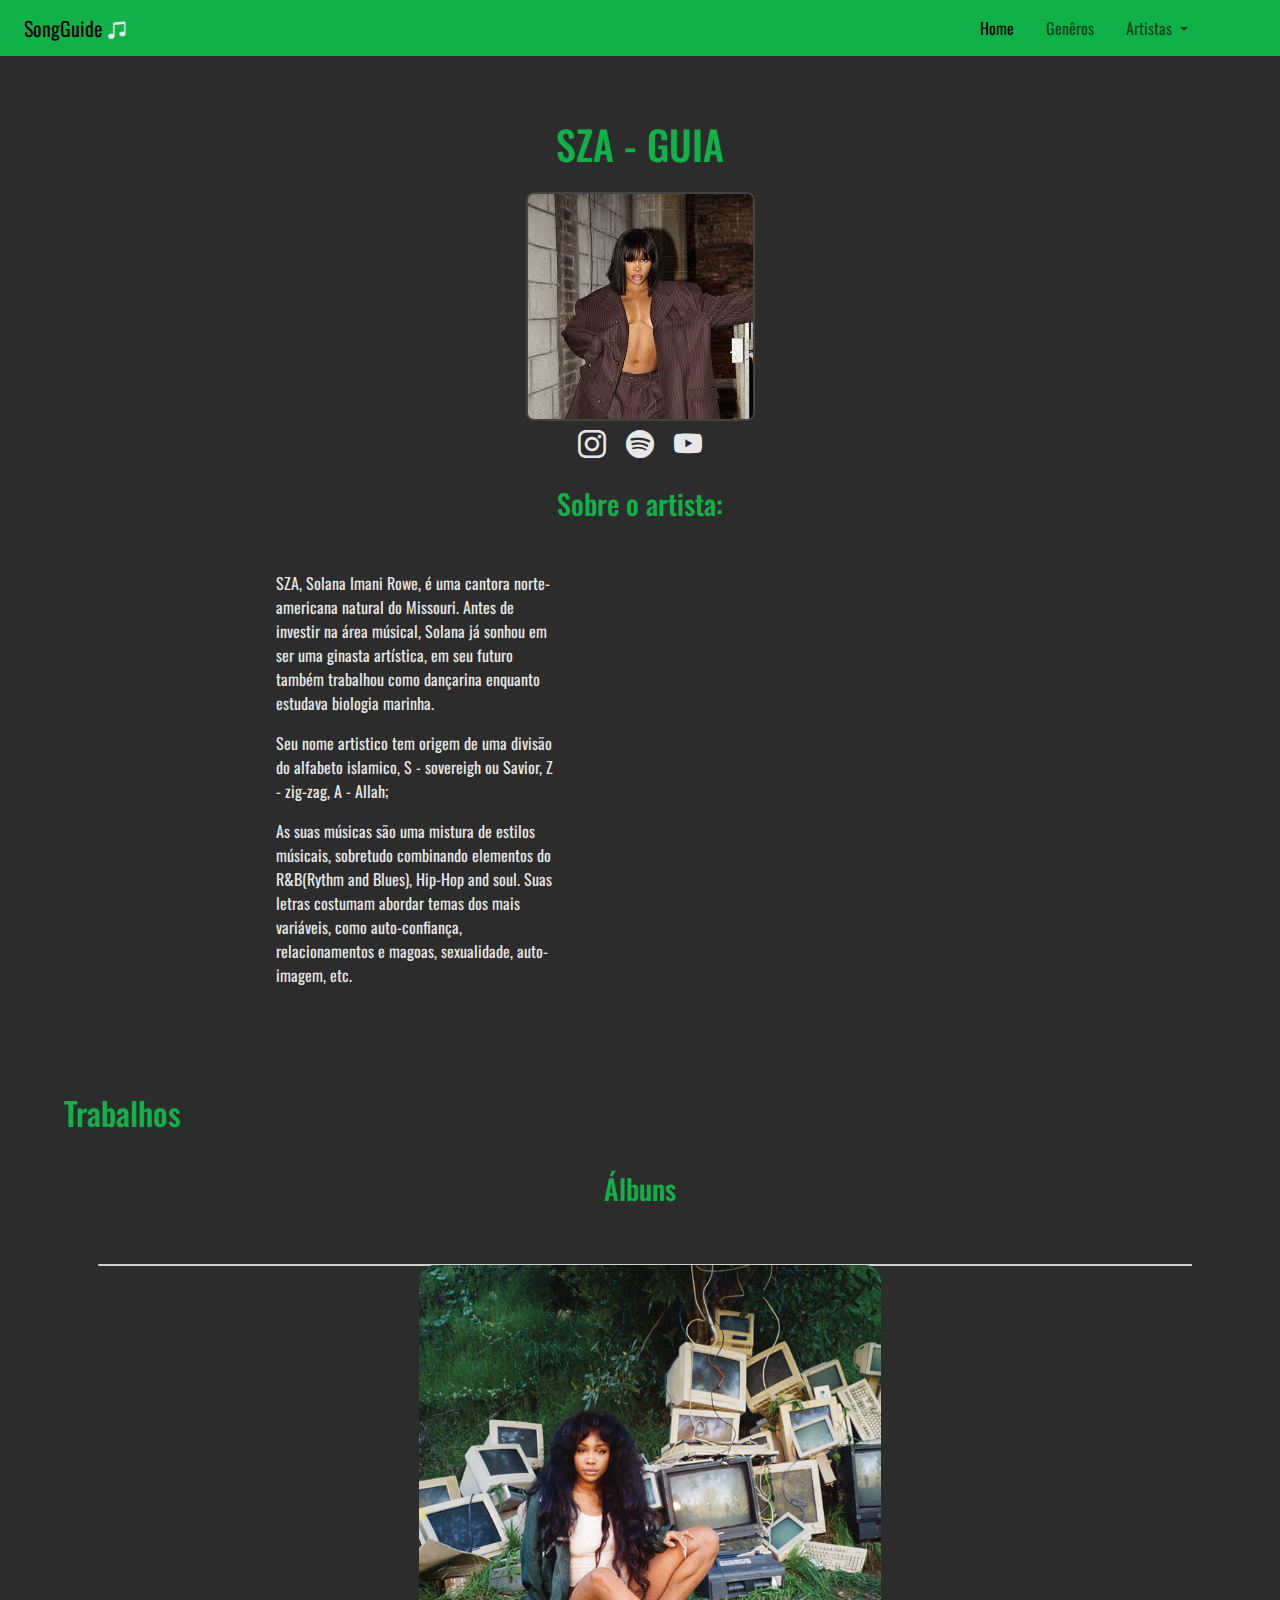
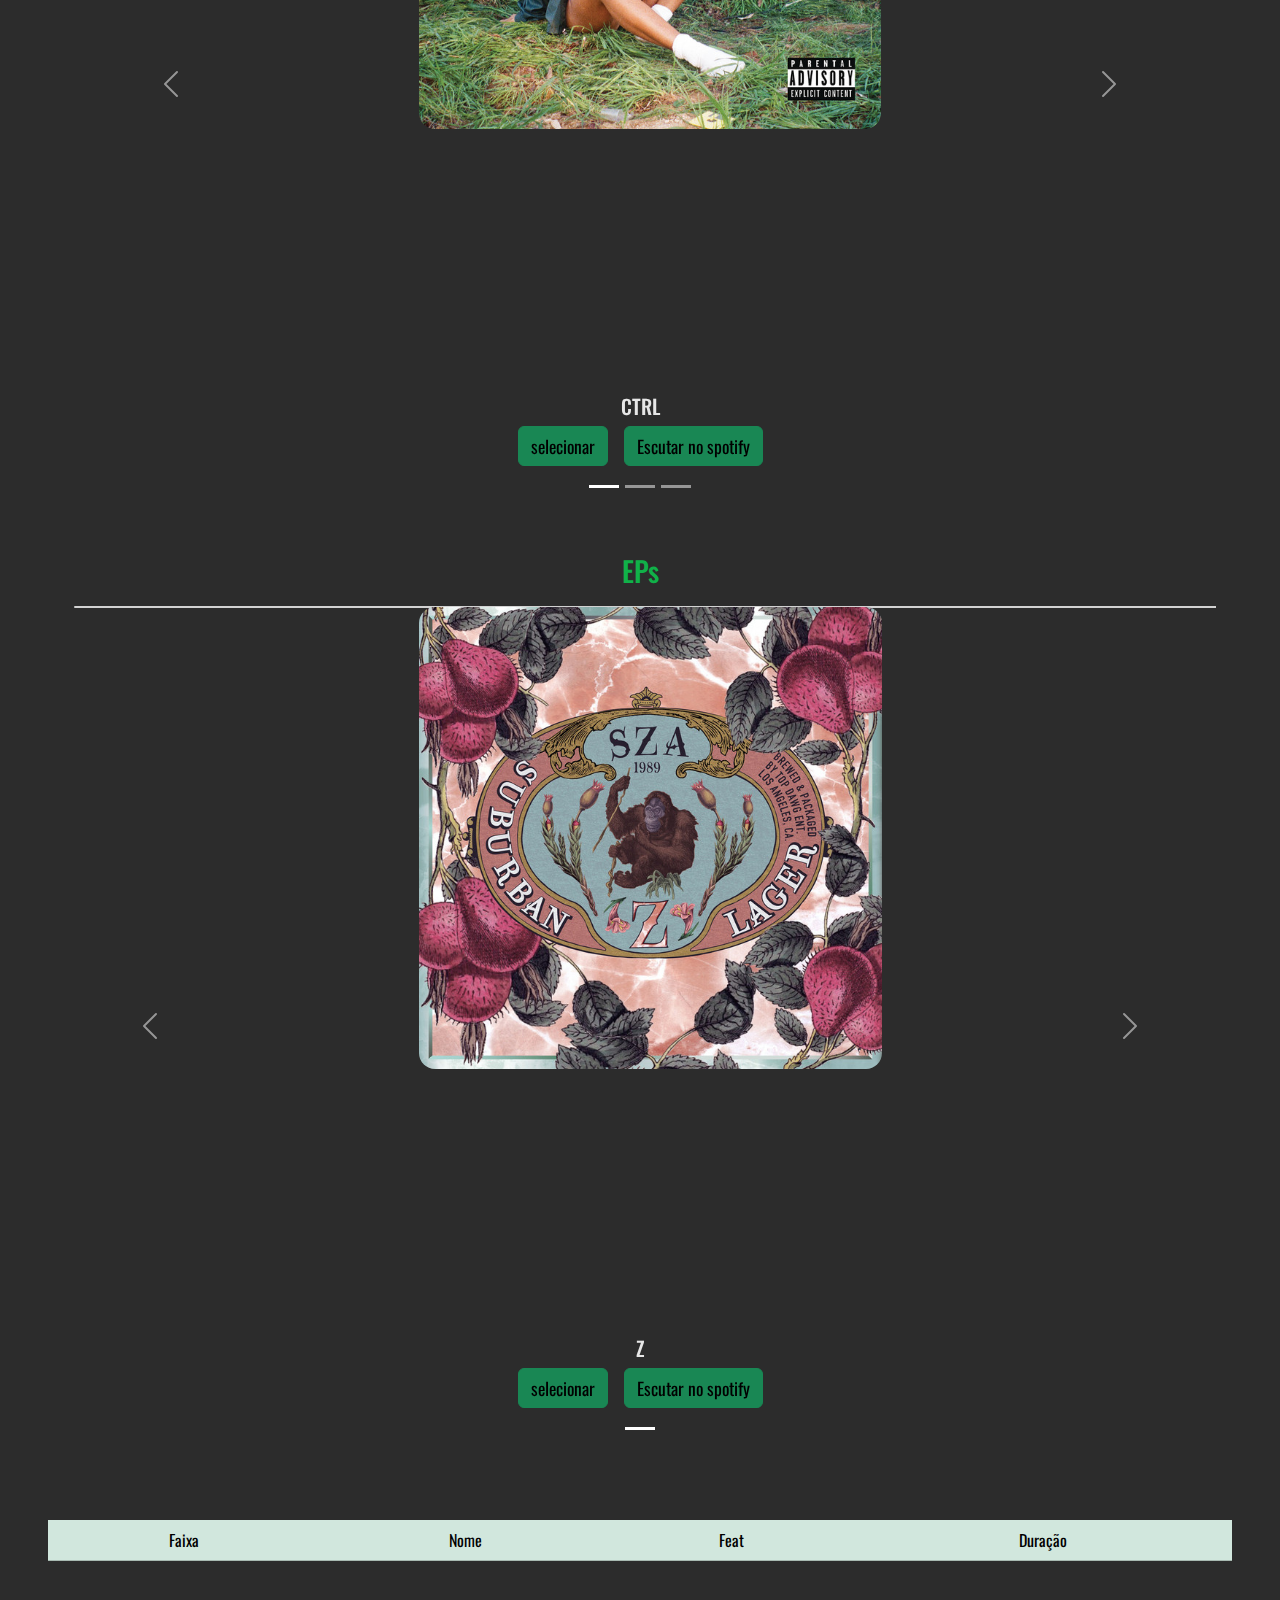
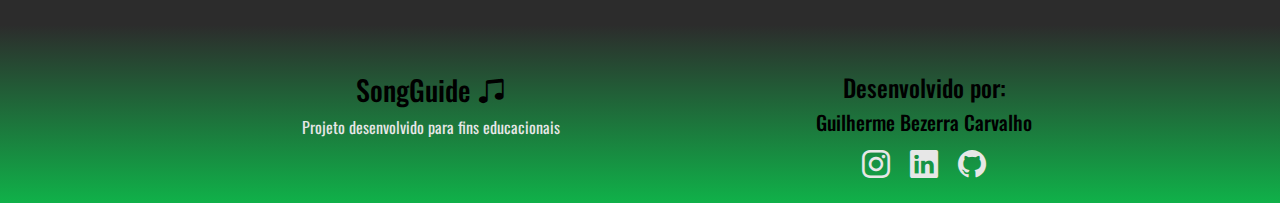
<file: pages/sza.html>
<!doctype html>
<html lang="en">

<head>
  <meta charset="utf-8">
  <meta name="viewport" content="width=device-width, initial-scale=1">
  <link rel="stylesheet" href="../css/style.css">
  <link rel="stylesheet" href="https://cdn.jsdelivr.net/npm/bootstrap-icons@1.11.3/font/bootstrap-icons.min.css">
  <title> SongGuide</title>
  <link href="https://cdn.jsdelivr.net/npm/bootstrap@5.3.3/dist/css/bootstrap.min.css" rel="stylesheet"
    integrity="sha384-QWTKZyjpPEjISv5WaRU9OFeRpok6YctnYmDr5pNlyT2bRjXh0JMhjY6hW+ALEwIH" crossorigin="anonymous">
    <style>
      @import url('https://fonts.googleapis.com/css2?family=Oswald&display=swap');
      </style>
</head>

<body class="bg-blackMain">
  <nav class="navbar navbar-expand-lg bg-body-tertiary p-0 m-0 w-100">
    <div class="container-fluid bg-greenS py-2 ps-4 ">

      <a class="navbar-brand" href="../index.html">SongGuide <i class="bi bi-music-note-beamed"></i></a>

      <button class="navbar-toggler" type="button" data-bs-toggle="collapse" data-bs-target="#navbarNavDropdown"
        aria-controls="navbarNavDropdown" aria-expanded="false" aria-label="Toggle navigation">
        <span class="navbar-toggler-icon"></span>
      </button>



      <div class="collapse navbar-collapse" id="navbarNavDropdown">
        <ul class="navbar-nav ms-auto me-5 gap-3 pe-4">
          <li class="nav-item">
            <a class="nav-link active" aria-current="page" href="../index.html">Home</a>
          </li>
          <li class="nav-item">
            <a class="nav-link" href="../index.html#generos">Genêros</a>
          </li>
          <li class="nav-item dropdown">
            <a class="nav-link dropdown-toggle" href="#" role="button" data-bs-toggle="dropdown" aria-expanded="false">
              Artistas
            </a>
            <ul class="dropdown-menu">
              <li><a class="dropdown-item" href="../index.html#artistas">Artistas</a></li>
              <li><a class="dropdown-item" href="../pages/AGrande.html">Ariana Grande</a></li>
              <li><a class="dropdown-item" href="../pages/BEilish.html">Billie Eilish </a></li>
              <li><a class="dropdown-item" href="../pages/CBiazin.html">Carol Biazin </a></li>
              <li><a class="dropdown-item" href="../pages/gFroede.html">Gabriel Froede </a></li>
              <li><a class="dropdown-item" href="../pages/MBeer.html">Madison Beer </a></li>
              <li><a class="dropdown-item" href="../pages/sza.html">SZA </a></li>
            </ul>
          </li>
        </ul>
      </div>
    </div>
  </nav>
  <main class="container-fluid p-5">
    <article class=" my-3">
      <h1 class="text-greenS text-center">SZA - GUIA</h1>
      <picture class="d-flex justify-content-center mt-4">
        <img src="../images/SZA/SZAProfile.jfif" class="img-fluid rounded-3 borderShadow">
      </picture>
      <div class="text-center mb-4">
        <a href="https://www.instagram.com/SZA/" class="mx-2" target="_blank"><i class="bi bi-instagram icone"></i></a>
        <a href="https://open.spotify.com/intl-pt/artist/7tYKF4w9nC0nq9CsPZTHyP?si=gXcuuzCXTSqj53zMgXGDSg" class="mx-2"
          target="_blank"><i class="bi bi-spotify icone"></i></i></a>
        <a href="https://www.youtube.com/@SZA" class="mx-2" target="_blank"><i class="bi bi-youtube icone"></i></a>
      </div>

      <section class="mb-4">
        <h3 class="text-center text-greenS">Sobre o artista:</h3>
        <div class="row d-flex align-items-center justify-content-center my-4 gap-5">
          <div class="col-lg-3 col-sm-12">
            <p> SZA, Solana Imani Rowe, é uma cantora norte-americana natural do Missouri. Antes de investir na área
              músical, Solana já sonhou em ser uma ginasta artística, em seu futuro também trabalhou como dançarina
              enquanto estudava biologia marinha.
            </p>
            <p>Seu nome artistico tem origem de uma divisão do alfabeto islamico, S - sovereigh ou Savior, Z - zig-zag,
              A - Allah;</p>
            <p>
              As suas músicas são uma mistura de estilos músicais, sobretudo combinando elementos do R&B(Rythm and
              Blues), Hip-Hop and soul. Suas letras costumam abordar temas dos mais variáveis, como auto-confiança,
              relacionamentos e magoas, sexualidade, auto-imagem, etc.
            </p>
          </div>
          <div class="col-lg-4 col-sm-12">
            <iframe style="border-radius:12px"
              src="https://open.spotify.com/embed/artist/7tYKF4w9nC0nq9CsPZTHyP?utm_source=generator" width="100%"
              height="480" frameBorder="0" allowfullscreen=""
              allow="autoplay; clipboard-write; encrypted-media; fullscreen; picture-in-picture"
              loading="lazy"></iframe>
          </div>
         
        </div>
      </section>
    </article>
    <article class="container-fluid my-5 p-3">
      <h2 class=" text-greenS">Trabalhos</h2>
      <section class="my-3 p-4">
        <h3 class="text-greenS mb-5 text-center">Álbuns</h3>

        <div id="carouselAlbum" class="carousel slide">
          <div class="carousel-indicators">
            <button type="button" data-bs-target="#carouselAlbum" data-bs-slide-to="0" class="active"
              aria-current="true" aria-label="Album 1"></button>
            <button type="button" data-bs-target="#carouselAlbum" data-bs-slide-to="1" aria-label="album 2"></button>
            <button type="button" data-bs-target="#carouselAlbum" data-bs-slide-to="2" aria-label="Album 3"></button>
          </div>
          <div class="carousel-inner">
           
            <div class="carousel-item active">
              <div class="card-container " onclick="this.classList.toggle('flipped');">
                <div class="card">
                  <div class="card-face front">
                    <picture class="d-flex justify-content-center">
                      <img src="../images/SZA/CTRL.png" alt="Imagem do personagem" class="img-fluid rounded-4"
                        style="mix-blend-mode: screen;">
                      </figure>
                  </div>
                  <div class="card-face back d-flex flex-column align-items-center">
                    <h5 class="text-center my-2">CTRL</h5>
                    <article class="containerBack my-3">
                      <p>Lançado em junho de 2017</p>
                      <p>O primeiro álbum da SZA colocou-a como a princiapal aposta para o R&B atual. Nesse álbum Solana explora temas que muitos possam se identificar, falando sobre amor, sensualidade, relacionamentos, intimidade, e autoconhecimento. O álbum foca no R&B, mas também incorpora elementos do Pop, do Hip-Hop e do Soul.</p>
                      <p>Esse álbum como apontado foi o que extourou a carreira cantora e foi muito elogiado pelos críticos trazendo um álbum com sonoridade única, vocais muito elogiados, trechos de rap e como dito letras que são de identificação de muitas pessoas.</p>
                    </article>
                  
                </div>
              </div>
            </div>
              <div class="text-center mb-5 mt-2">
                <h5>CTRL</h5>
                <div class="d-flex gap-3 justify-content-center">
                  <button class="btn btn-success" id="btnAlbum1" type="submit" value="1"><a class="linkA text-black"
                    href="#resumo">selecionar</a></button>
                <button class="btn btn-success" id="" type="" value="1"><a
                    href="https://open.spotify.com/intl-pt/album/76290XdXVF9rPzGdNRWdCh?si=XF7G1dqiTuevN9fJOpPI1g"
                    target="_blank" class="linkA text-black">Escutar no spotify</a></button>
                </div>
              </div>

            </div>
            

            <div class="carousel-item">
              
              <div class="card-container " onclick="this.classList.toggle('flipped');">
                <div class="card">
                  <div class="card-face front">
                    <picture class="d-flex justify-content-center">
                      <img src="../images/SZA/CTRLDeluxe.png" alt="Imagem do personagem" class="img-fluid rounded-4"
                        style="mix-blend-mode: screen;">
                      </figure>
                  </div>
                  <div class="card-face back d-flex flex-column align-items-center">
                    <h5 class="text-center my-2">CTRL (DELUXE)</h5>
                    <article class="containerBack my-3">
                     <p>Lançado em junho de 2022</p>
                     <p>A versão extendida do álbum de estreia foi lançada em comemoração de cinco anos. A versão extendida trouxe 7 faixas adicionais, uma delas sendo a versão alternativa de "Love Galore" (originalmente cantada com Travis Scott) que Sza cantava inteiramente sozinha em suas performances ao vivo.</p>
                     <p>Assim como a versão oririnal, as faixas extras foram extremamente elogiadas inclusive algumas pessoas questionaram porque algumas delas não entraram na versão original.</p>
                    </article>
                </div>
              </div>
            </div>
              <div class="text-center mb-5 mt-2">
                <h5>CTRL (DELUXE)</h5>
                <div class="d-flex gap-3 justify-content-center">
                  <button class="btn btn-success" id="btnAlbum2" type="submit" value="1"><a class="linkA text-black"
                    href="#resumo">selecionar</a></button>
                <button class="btn btn-success" id="" type="" value="1"><a
                    href="https://open.spotify.com/intl-pt/album/6FKP2O0oOvZlDkF0gyTjiJ?si=Wd17dg1iSPuC5Gu6_8C_JQ"
                    target="_blank" class="linkA text-black">Escutar no spotify</a></button>
                </div>
              </div>
            
            </div>
            <div class="carousel-item">
              <div class="card-container " onclick="this.classList.toggle('flipped');">
                <div class="card">
                  <div class="card-face front">
                    <picture class="d-flex justify-content-center">
                      <img src="../images/SZA/SOS.png" alt="Imagem do personagem" class="img-fluid rounded-4"
                        style="mix-blend-mode: screen;">
                      </figure>
                  </div>
                  <div class="card-face back d-flex flex-column align-items-center">
                    <h5 class="text-center my-2">SOS</h5>
                    <article class="containerBack my-3">
                      <p>Lançado em dezembro de 2022</p>
                      <p>O segundo álbum da SZA concretizou-a como a princiapal artista do R&B atual e que veio para ficar. Nesse álbum Solana aborda temas como relacionamentos, amor, amor próprio, sensualidade, etc. O álbum mantém a mesma linha do primeiro sendo de R&B com fortes influências do pop, hip-hop, trap e soul. </p>
                      <p>SOS foi um álbum histórico, não só para a cantora, mas na história da música em sí: primeiro álbum de R&B a ficar 7 semanas após o lançamento no topo, é o segundo álbum de 2022 com mais streams, é o maior álbum de R&B da história em questão de streams e vários outros recordes.</p>
                    </article>
                  
                </div>
              </div>
            </div>
              <div class="text-center mb-5 mt-2">
                <h5>SOS</h5>
                <div class="d-flex gap-3 justify-content-center">
                  <button class="btn btn-success" id="btnAlbum3" type="submit" value="1"><a class="linkA text-black"
                    href="#resumo">selecionar</a></button>
                <button class="btn btn-success" id="" type="" value="1"><a
                    href="https://open.spotify.com/intl-pt/album/07w0rG5TETcyihsEIZR3qG?si=rOBTKq-lRcq-GqZ_d8FlVA"
                    target="_blank" class="linkA text-black">Escutar no spotify</a></button>
                </div>
              </div>
        
            </div>
          </div>
          <button class="carousel-control-prev" type="button" data-bs-target="#carouselAlbum" data-bs-slide="prev">
            <span class="carousel-control-prev-icon" aria-hidden="true"></span>
            <span class="visually-hidden">Previous</span>
          </button>
          <button class="carousel-control-next" type="button" data-bs-target="#carouselAlbum" data-bs-slide="next">
            <span class="carousel-control-next-icon" aria-hidden="true"></span>
            <span class="visually-hidden">Next</span>
          </button>
        </div>
      </section>

      <section>
        <h3 class="text-center text-greenS">EPs</h3>
        <div id="carouselEPs" class="carousel slide">
          <div class="carousel-indicators">
            <button type="button" data-bs-target="#carouselEPs" data-bs-slide-to="0" class="active" aria-current="true"
              aria-label="Slide 1"></button>
            <!-- <button type="button" data-bs-target="#carouselEPs" data-bs-slide-to="1"  aria-label="Slide 2" ></button> -->
            <!-- <button type="button" data-bs-target="#carouselExampleCaptions" data-bs-slide-to="2" aria-label="Slide 3" ></button> -->
          </div>
          <div class="carousel-inner">
            <div class="carousel-item active kard">

              <div class="card-container " onclick="this.classList.toggle('flipped');">
                <div class="card">
                  <div class="card-face front">
                    <picture class="d-flex justify-content-center">
                      <img src="../images/SZA/Z.png" alt="Imagem do personagem" class="img-fluid rounded-4"
                        style="mix-blend-mode: screen;">
                      </figure>
                  </div>
                  <div class="card-face back d-flex flex-column align-items-center">
                    <h5 class="text-center my-2">Z</h5>
                    <article class="containerBack my-3">
                      <p>lançado em Abril de 2014</p>
                      <p>O primeiro Ep da cantora foi o que fez com que o mundo começasse a abrir os olhos para essa cantora de R&B, fazendo com que o mundo conhecesse quem é a SZA. Contudo esse trabalho não foi o suficiente para que ela se tornasse o que é hoje, mas foi essencial para a cantora ganhar espaço e reconhecimento na indústria.</p>
                      <p>O Ep é um suco do R&B com hip-hop.</p>  
                    </article>
                  
                </div>
              </div>
            </div>
              <div class="text-center mb-5 mt-2">
                <h5>Z</h5>
                <div class="d-flex gap-3 justify-content-center">
                  <button class="btn btn-success" id="btnEp1" type="submit" value="1"><a class="linkA text-black"
                    href="#resumo">selecionar</a></button>
                <button class="btn btn-success" id="" type="" value="1"><a
                    href="https://open.spotify.com/intl-pt/album/2qCyMMQ785sPH4Yx25GQZ8?si=8SgGkj1HQTaoF2nF668sOA"
                    target="_blank" class="linkA text-black">Escutar no spotify</a></button>
                </div>
              </div>
            </div>


          </div>
          <button class="carousel-control-prev" type="button" data-bs-target="#carouselEPs" data-bs-slide="prev">
            <span class="carousel-control-prev-icon" aria-hidden="true"></span>
            <span class="visually-hidden">Previous</span>
          </button>
          <button class="carousel-control-next" type="button" data-bs-target="#carouselEPs" data-bs-slide="next">
            <span class="carousel-control-next-icon" aria-hidden="true"></span>
            <span class="visually-hidden">Next</span>
          </button>
        </div>
      </section>
      <section>

      </section>
    </article>
    <section>
      <table id="resumo" class="table table-hover text-center table-success table-striped">
        <thead class="bg-dark text-light">
          <tr id="cabecalho " class="table table-success">
            <th class="faixa ">Faixa</th>
            <th class="nome ">Nome</th>
            <th class="feat">Feat</th>
            <th class="duracao">Duração</th>
          </tr>
        </thead>
        <tbody class="tracklist">
        </tbody>
      </table>
    </section>
    <!-- <iframe style="border-radius:12px" src="https://open.spotify.com/embed/album/1Lrqy3N6hWy00iFcObfkBW?utm_source=generator" width="100%" height="352" frameBorder="0" allowfullscreen="" allow="autoplay; clipboard-write; encrypted-media; fullscreen; picture-in-picture" loading="lazy"></iframe> -->
  </main>
  <footer class="heightFoot mx-0">
    <div class="row px-5 d-flex justify-content-center align-content-center w-100">
      <div class="col-lg-6 col-sm-12 my-5 text-center">
        <h3 class="text-black ">SongGuide <i class="bi bi-music-note-beamed text-black"></i></h1>
          <P>Projeto desenvolvido para fins educacionais</P>
      </div>
      <div class="col-lg-4 col-sm-12 mt-5 text-black text-center">
        <h4>Desenvolvido por:</h3>
          <h5>Guilherme Bezerra Carvalho
        </h4>
        <div class="text-center">
          <a href="https://www.instagram.com/guiih.bezerra/" class="mx-2" target="_blank"><i
              class="bi bi-instagram icone"></i></a>
          <a href="https://www.linkedin.com/in/guilherme-bezerra-carvalho" class="mx-2" target="_blank"><i
              class="bi bi-linkedin icone"></i></a>
          <a href="https://github.com/Guilherme26BC" class="mx-2" target="_blank"><i class="bi bi-github icone"></i></a>
        </div>
      </div>
    </div>
  </footer>
  <script src="../js/SZATable.js"></script>
  <script src="https://cdn.jsdelivr.net/npm/bootstrap@5.3.3/dist/js/bootstrap.bundle.min.js"
    integrity="sha384-YvpcrYf0tY3lHB60NNkmXc5s9fDVZLESaAA55NDzOxhy9GkcIdslK1eN7N6jIeHz"
    crossorigin="anonymous"></script>
</body>

</html>
</file>
<file: css/style.css>
*{
    color: #e7e7e7;
    font-family: "Oswald", sans-serif;
    font-optical-sizing: auto;
    font-weight: 400;
    font-style: normal;
 
}

:root{
    --color-green:#10B149;
    --color-black:#2C2C2C;
    --color-darkGray:#595959;
    --color-borderDarkB: #434343;
    --color-bgCard:#6C6C6C;
}
.bg-greenS{
   background-color:var(--color-green);
}
.bg-blackMain{
    background-color:var(--color-black);
}
.btnGreen{
    background-color:var(--color-green);
    text-decoration: none;
    color: #FFFFFF;
}
.btnGreen:hover{
    background-color: transparent;

}
.bg-card-DG{
    background-color:var(--color-darkGray);
}

footer{
   background: linear-gradient(#2C2C2C, #10B149) ;
}
.text-greenS{
    color: var(--color-green);
}
.icone{
    font-size: 28px;
}
.iconeS{
    font-size: 48px;
}
.borderShadow{
    border: solid 2px var(--color-borderDarkB) ;
}
.bgCard{
    background-color: var(--color-bgCard);
}
.bgCard:hover{
    transform: scale(1.05);
	z-index: 10;
    transition: 0.5s;
}
.linkA{
    text-decoration:none;
    color: #FFFFFF;
    font-size: 110%;
}

.destaqueP{
    font-size: 150%;
}
/*cards dos álbuns
/*Sequência de comados que permitem o card virar*/
.card-container {
    perspective: 1000px;
    width: 100%; /* Aumente conforme necessário */
    height:80vh; /* Aumente conforme necessário */
    margin: 10px; /* Espaçamento entre cartas */
}

.card {
    display: flex;
    align-items: center;
    position: relative;
    transition: transform 0.6s;
    transform-style: preserve-3d;
    background-color: transparent;
}
/*frente do card*/
.front {
    display: flex;
    flex-direction: column;
    align-items: center;
    justify-content: center;
    cursor: pointer;
}

.card-face {
    position: absolute;
    backface-visibility: hidden;
}
.back { /* Garante que a imagem cubra todo o fundo */
    color: white;
    transform: rotateY(180deg);
    display: flex;
    flex-direction: column;
    align-items: center;
    justify-content: center;
    /* Adicionando um tamanho mínimo para garantir visibilidade */
    cursor: pointer;
}
.containerBack{
    width: 65%;
}

.flipped .card {
    transform: rotateY(180deg);
}
/*arrumando pra melhorar a responsividade */
.divAtriz{
    padding: 0 5%;
    box-sizing: border-box;
}
.textoIntro{
    width:50%;
    height: 50%;
}
.subPop{
    padding: 2% 5%;
}

@media(max-width: 320px){
    .containerBack{
        width: 100%;
    }
    .carousel{
        height: 900px;
    }
   
}
@media(max-width:780px){
    .imagemC{
        display: flex;
        justify-content: center;
        align-items: center;
    }
    .textoIntro{
        width: 50%;
    }
    .subPop{
        padding: 1%;
    }
    .card-container{
        height: 50vh;
        width: 100%;
    }

}
@media(max-width: 1000px){
    .imagemA{
        margin-top: 5%;
        margin-bottom: 5%;
        display: flex;
        justify-content: center;
    }
    .divAtriz{
        padding: 0;
        margin: 0;
    }
}
</file>
